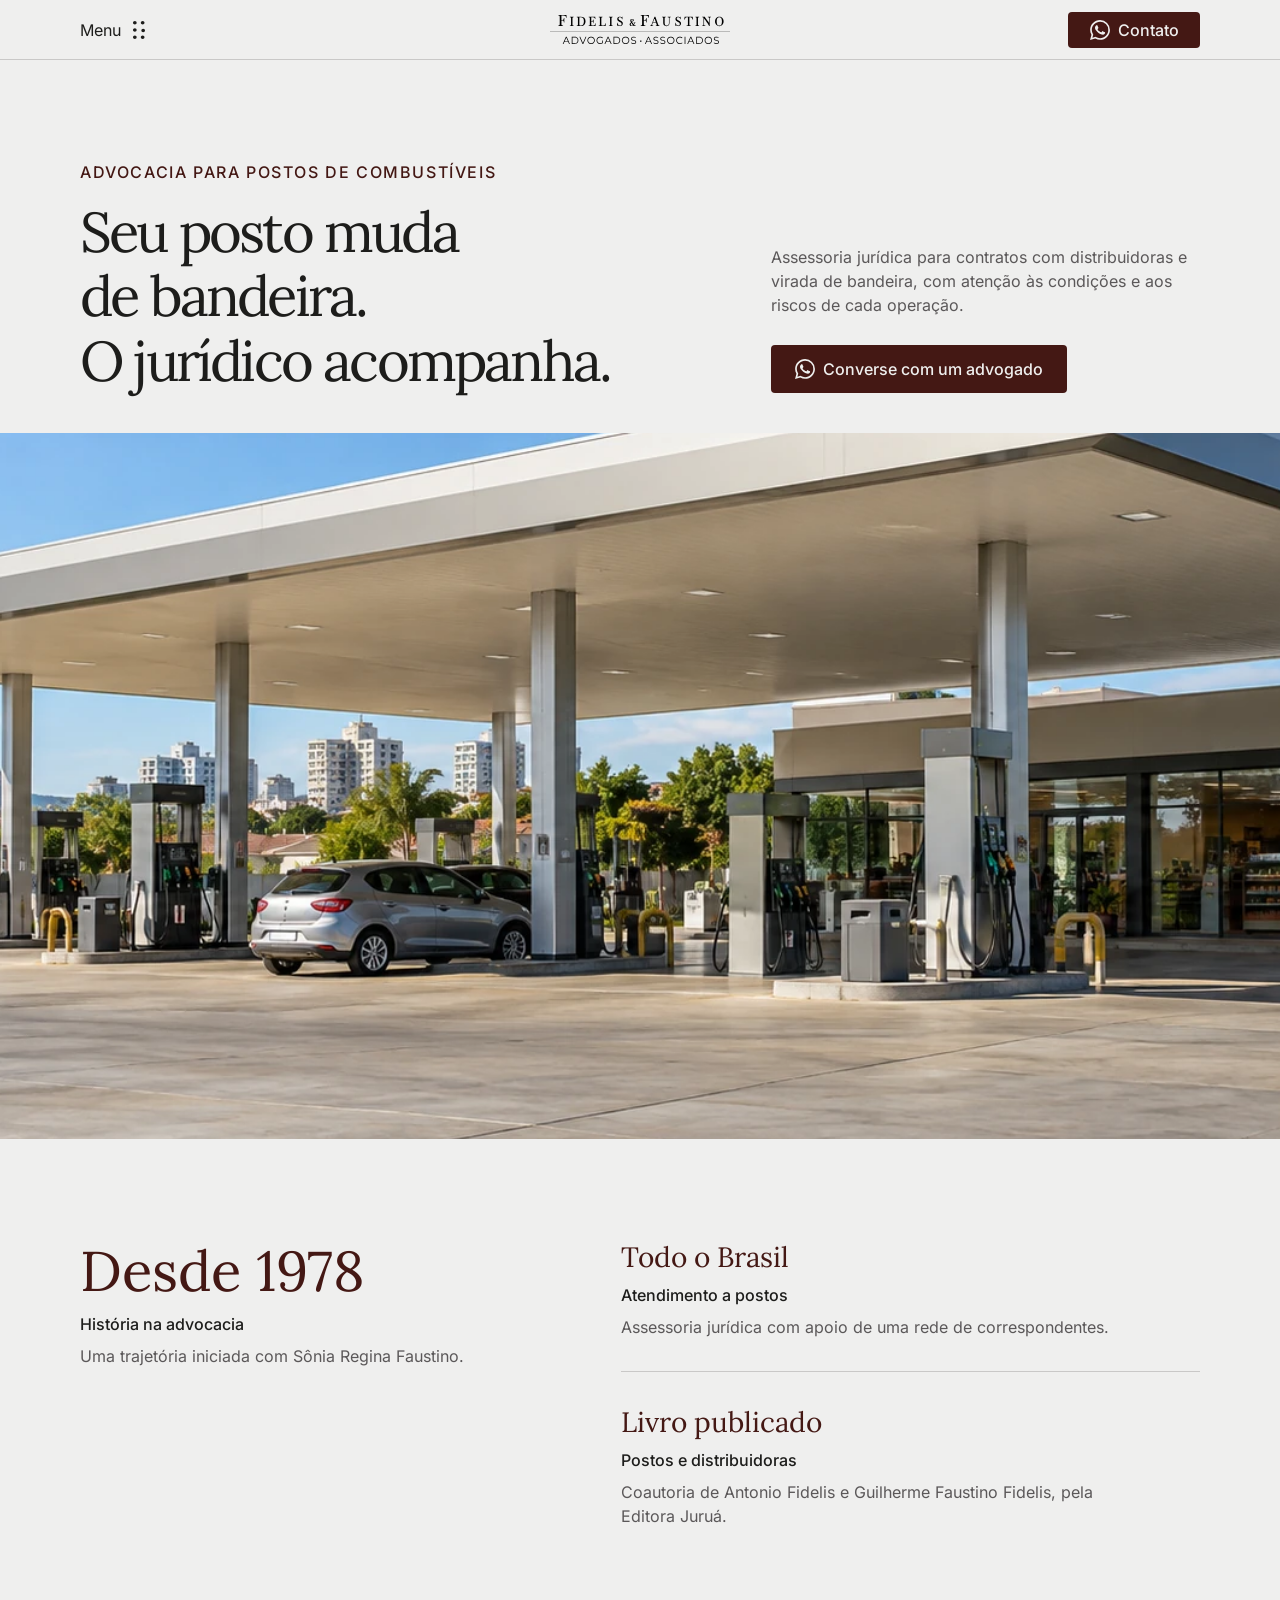
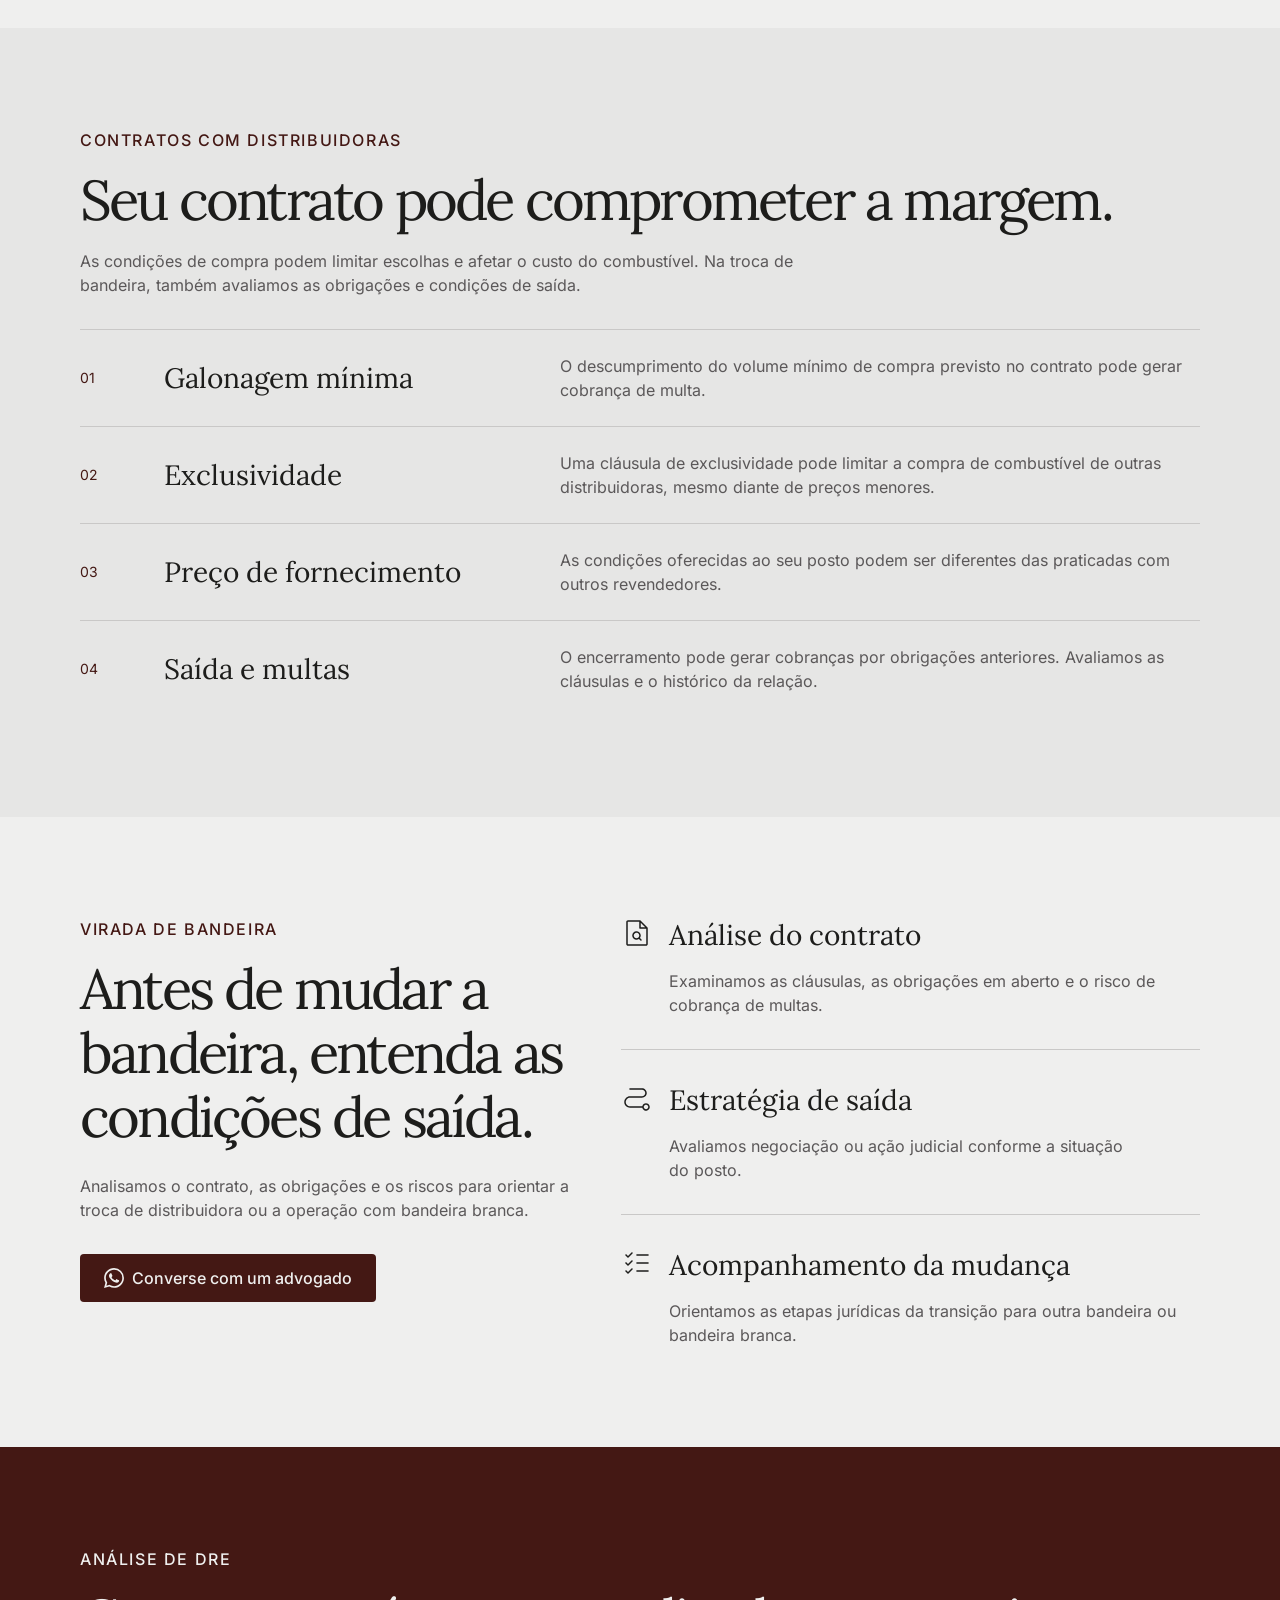
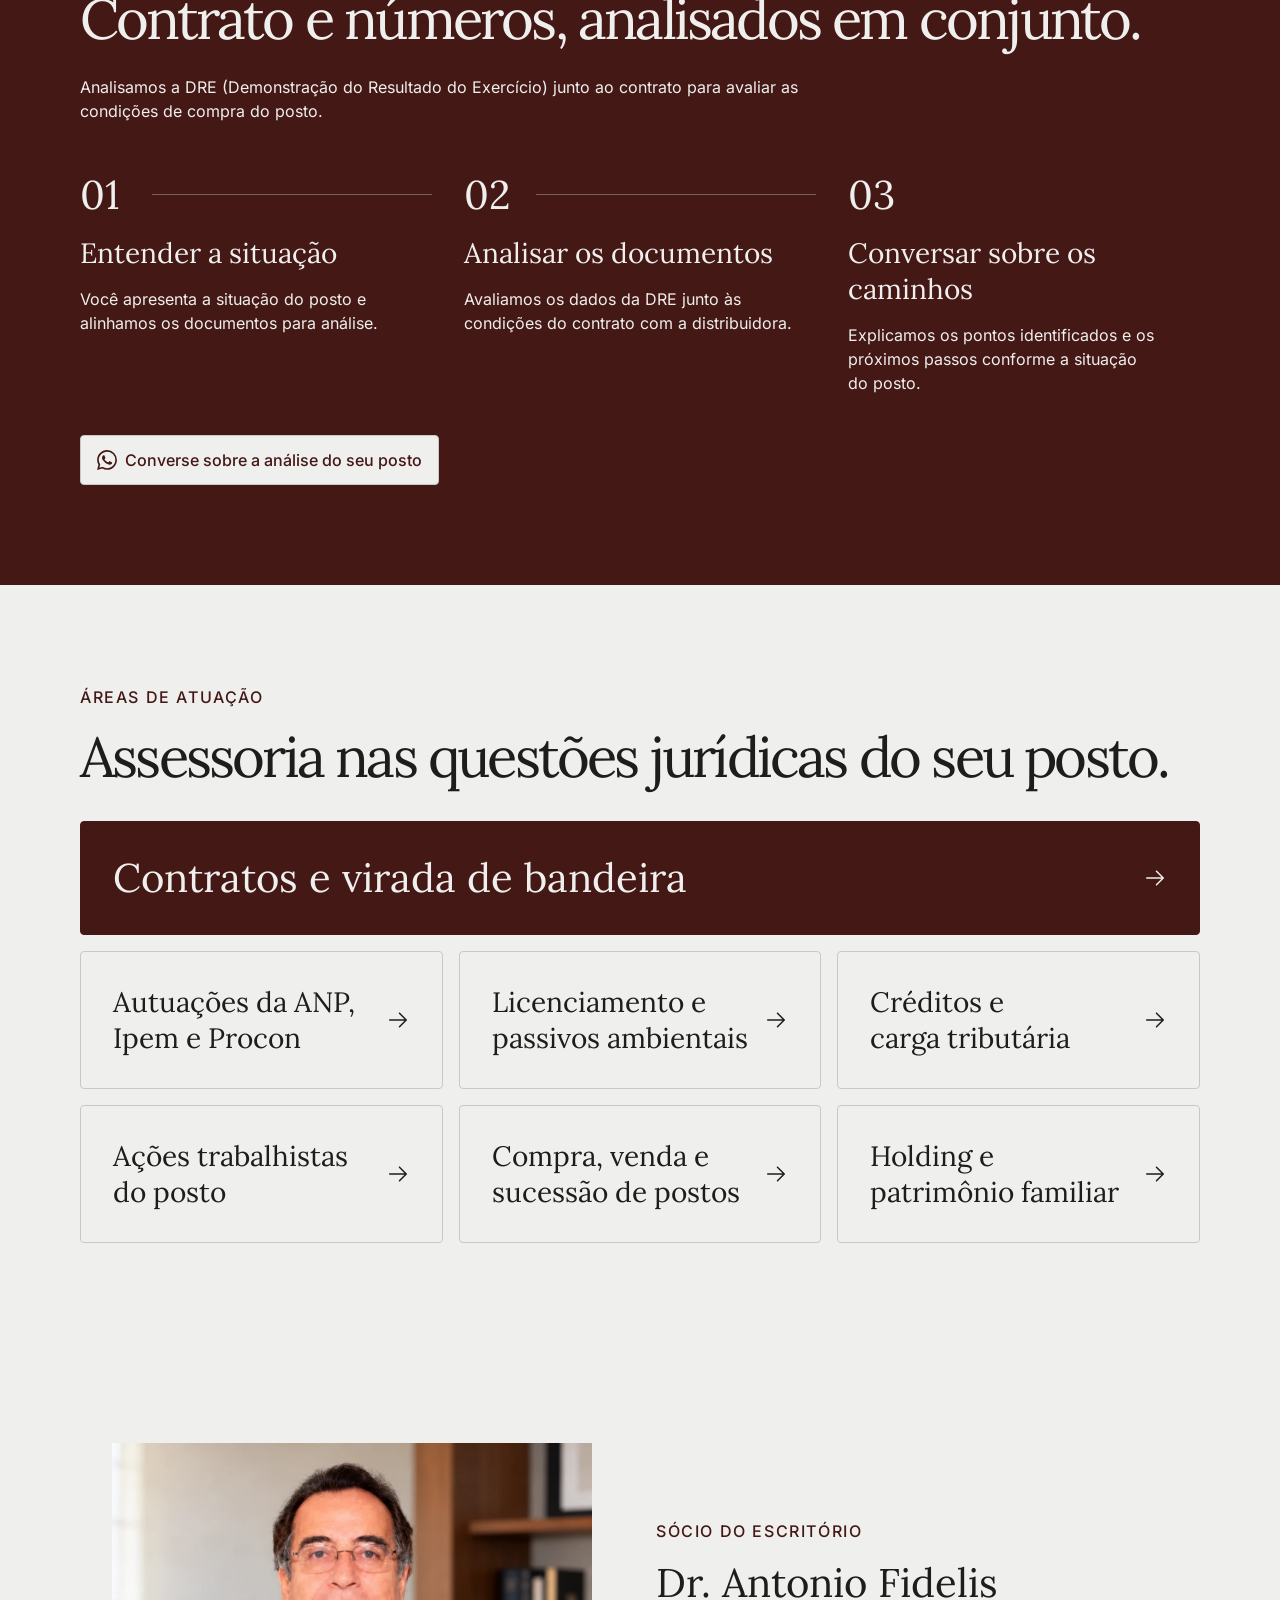
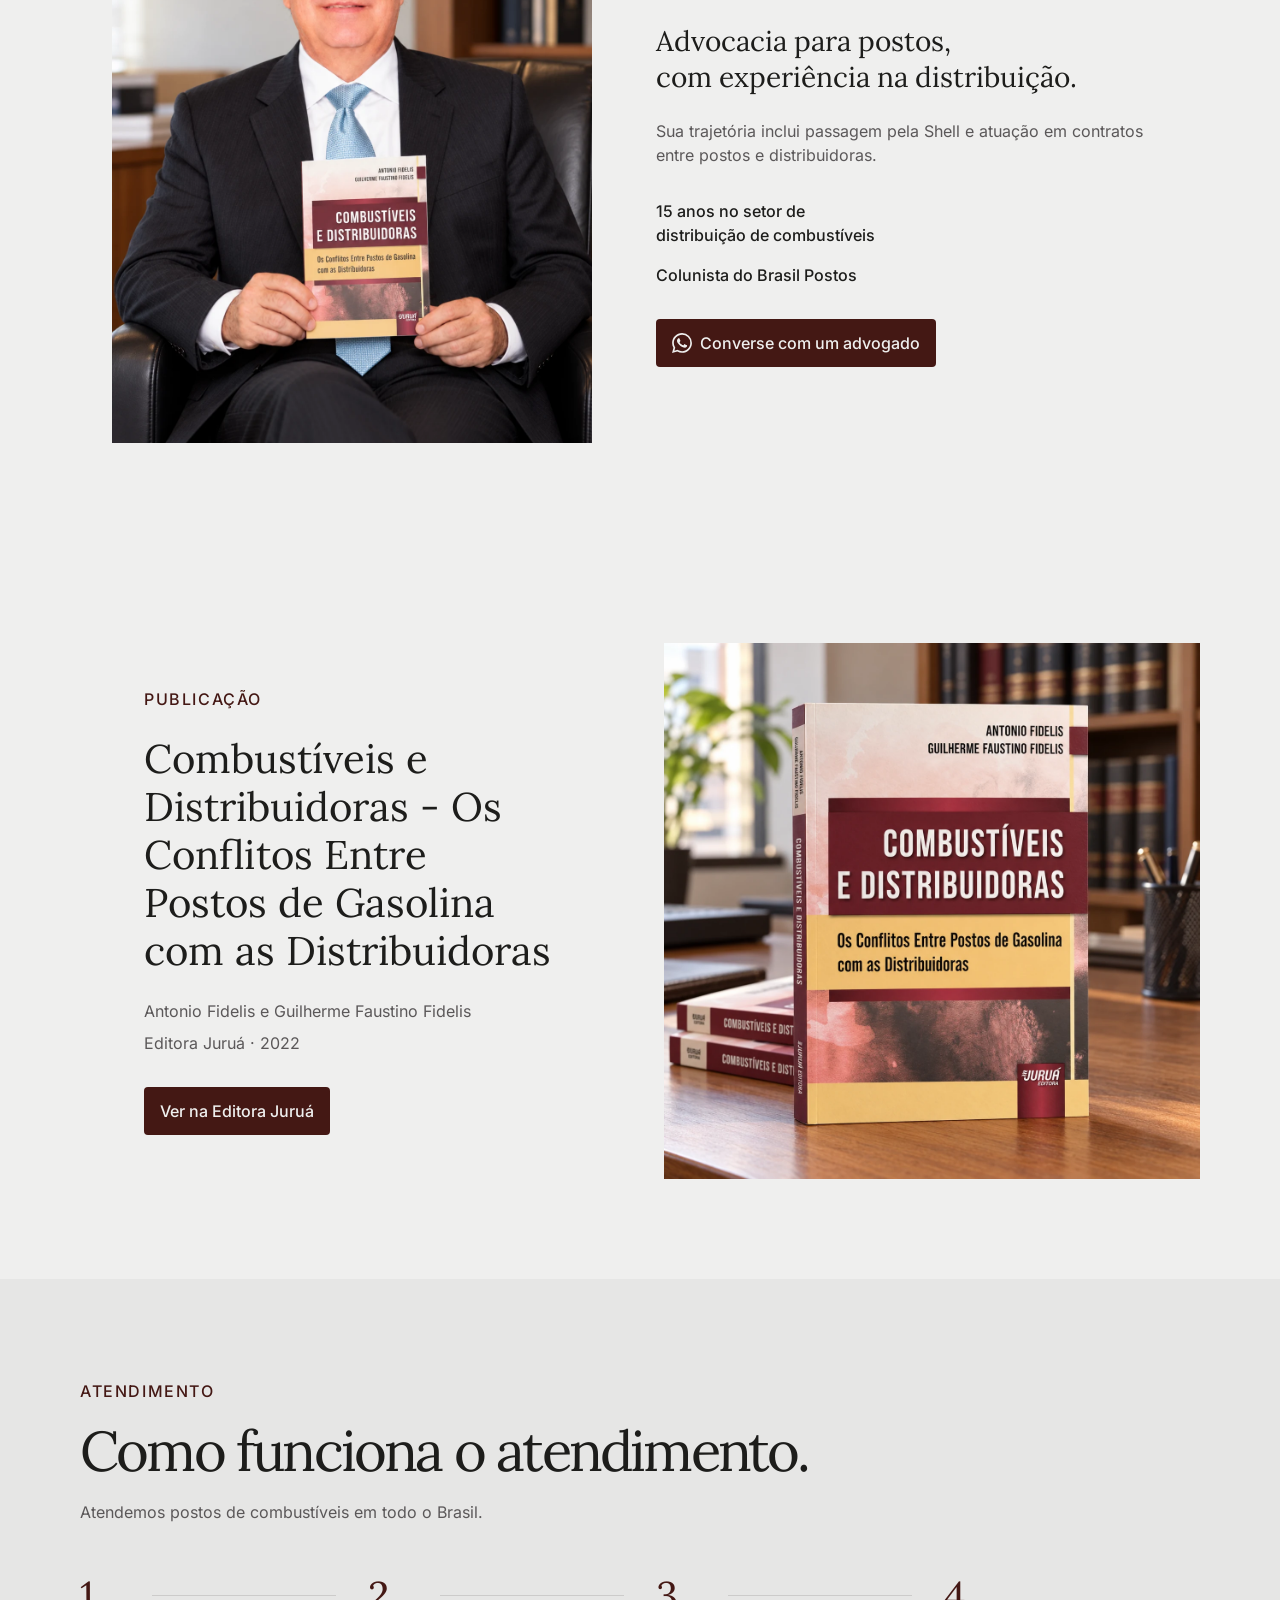
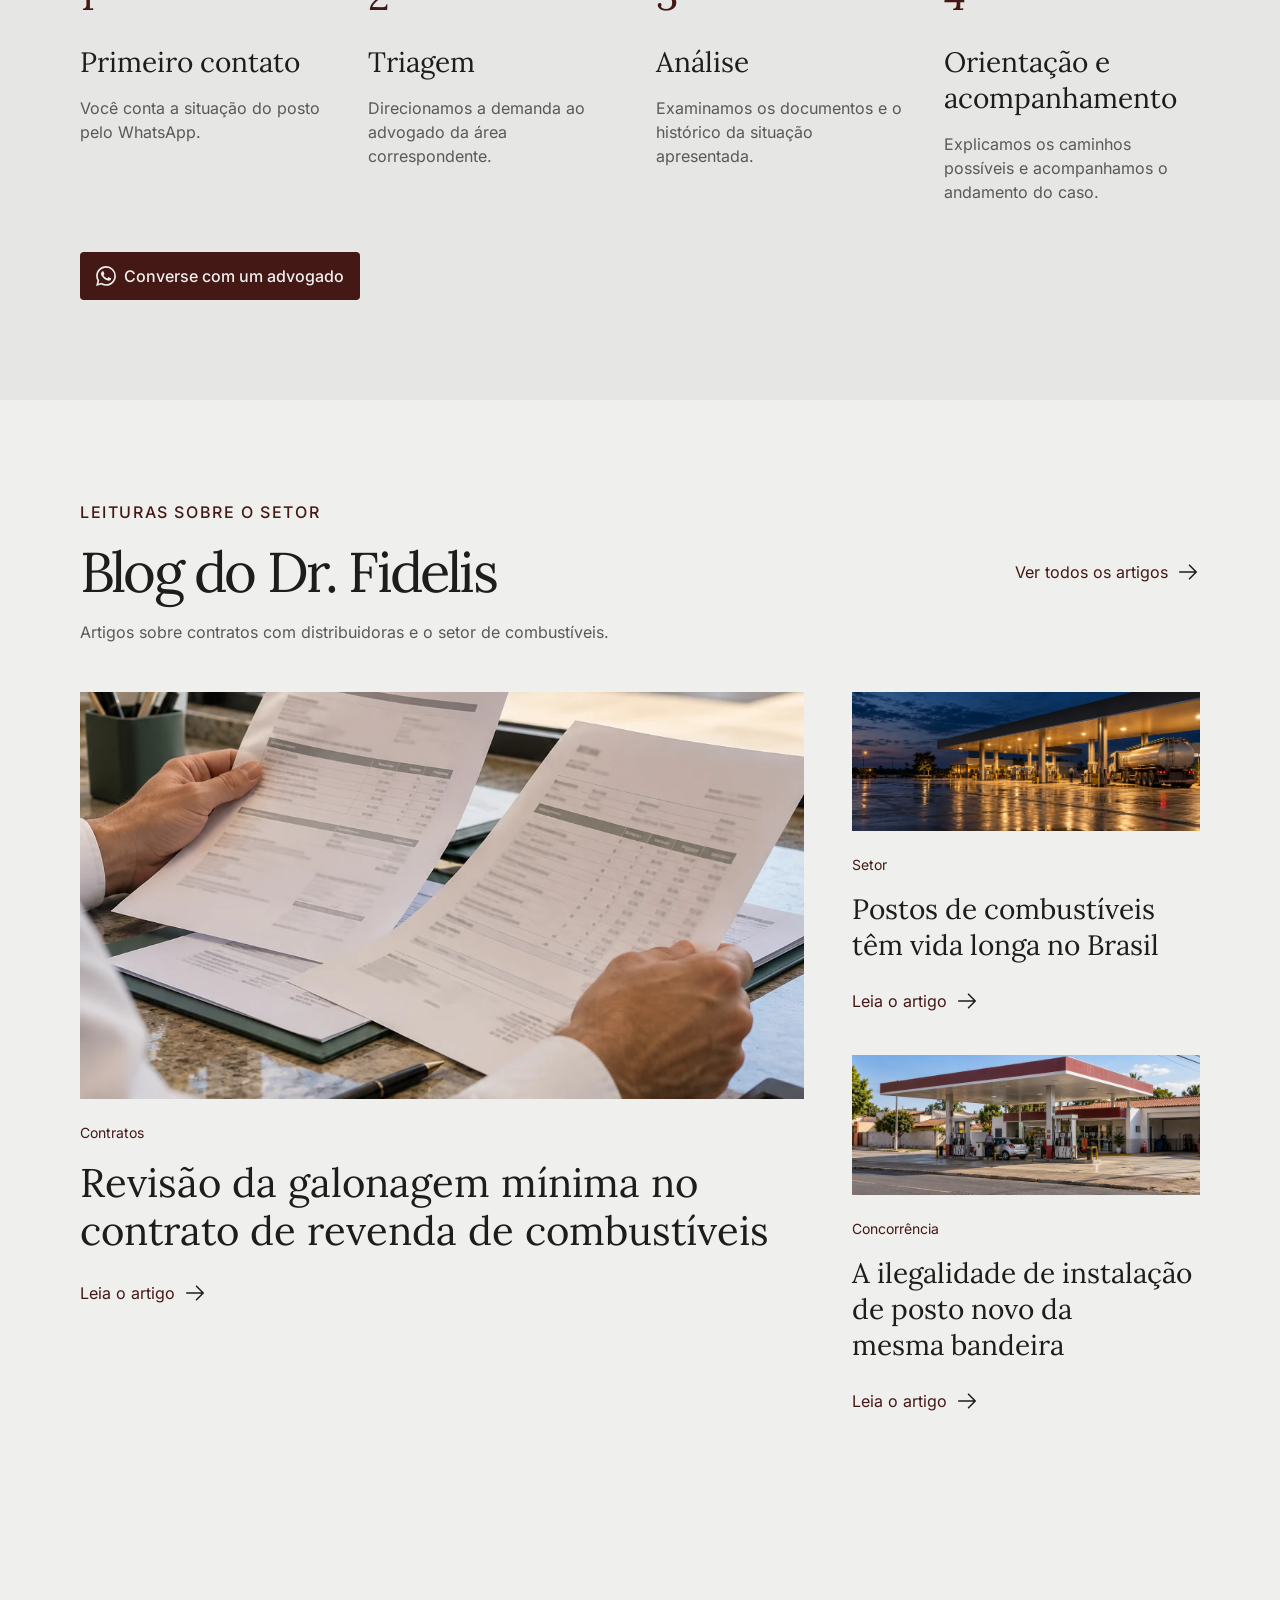
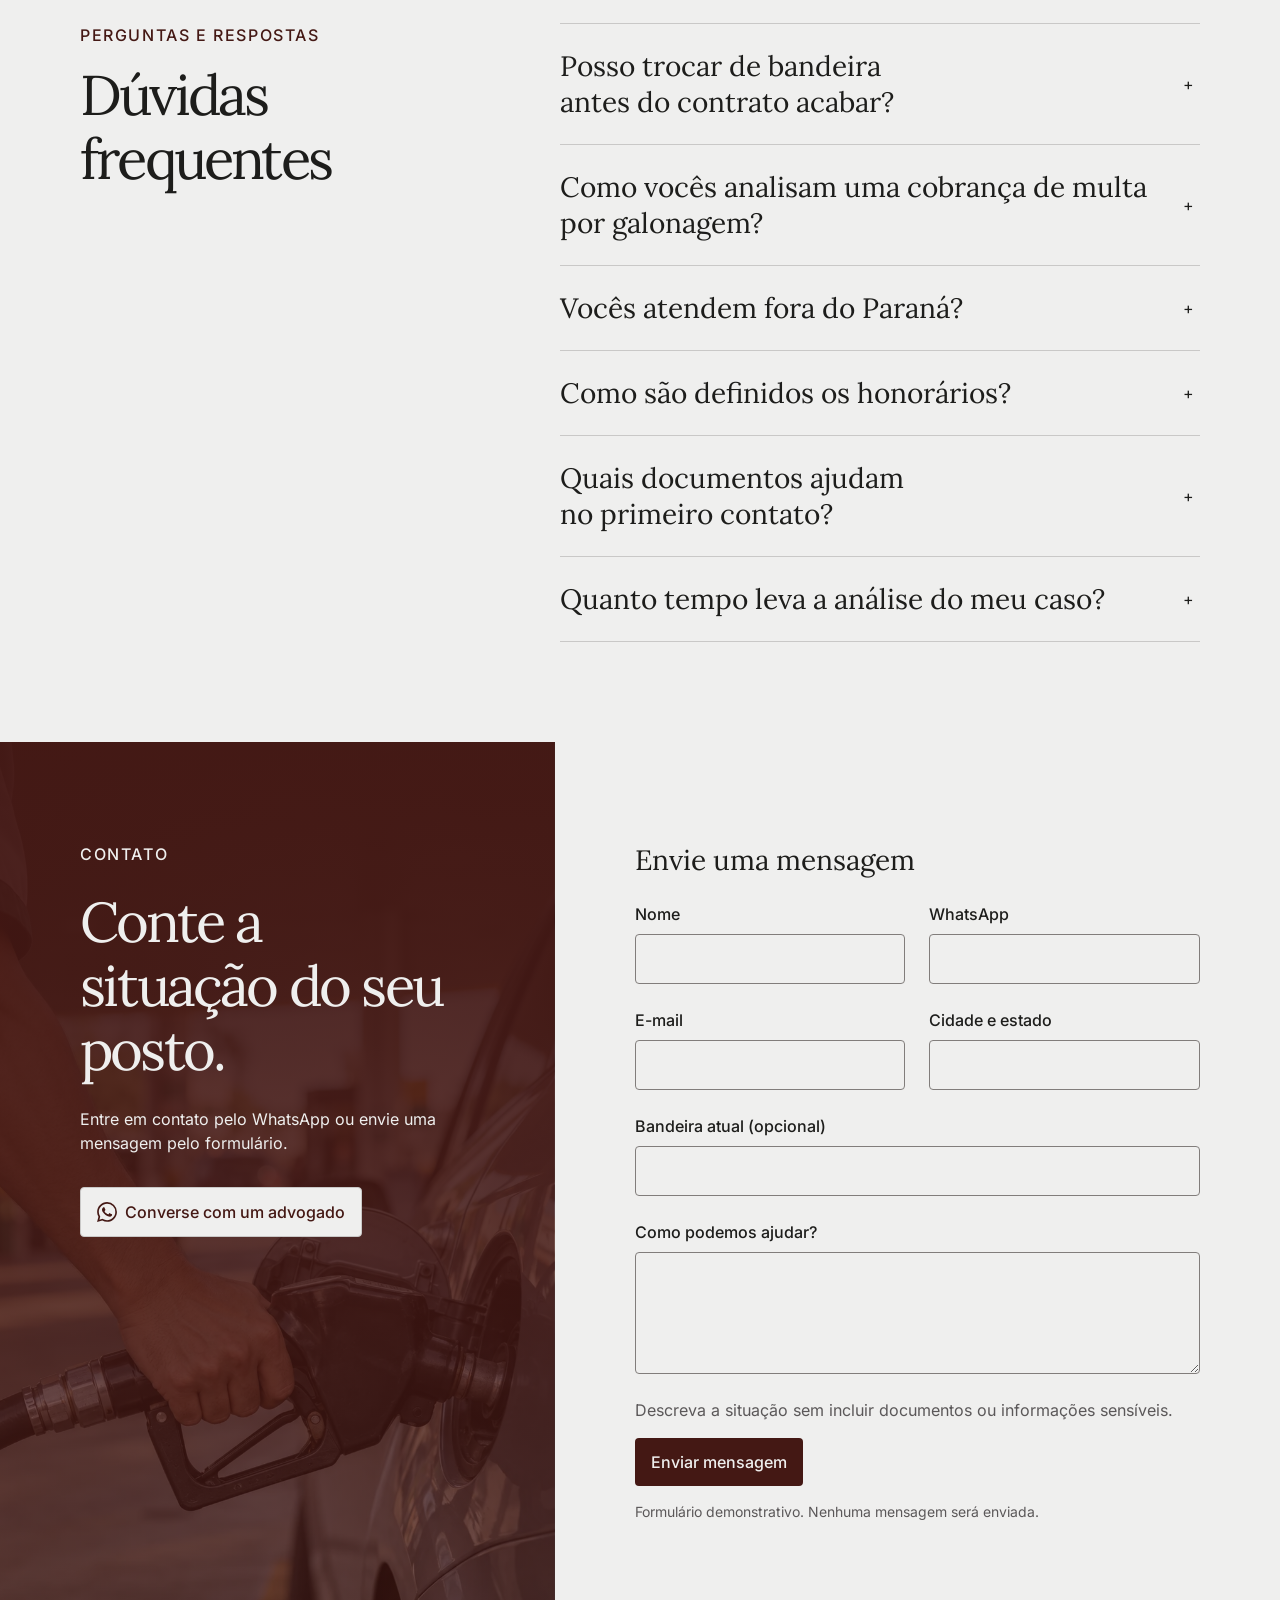
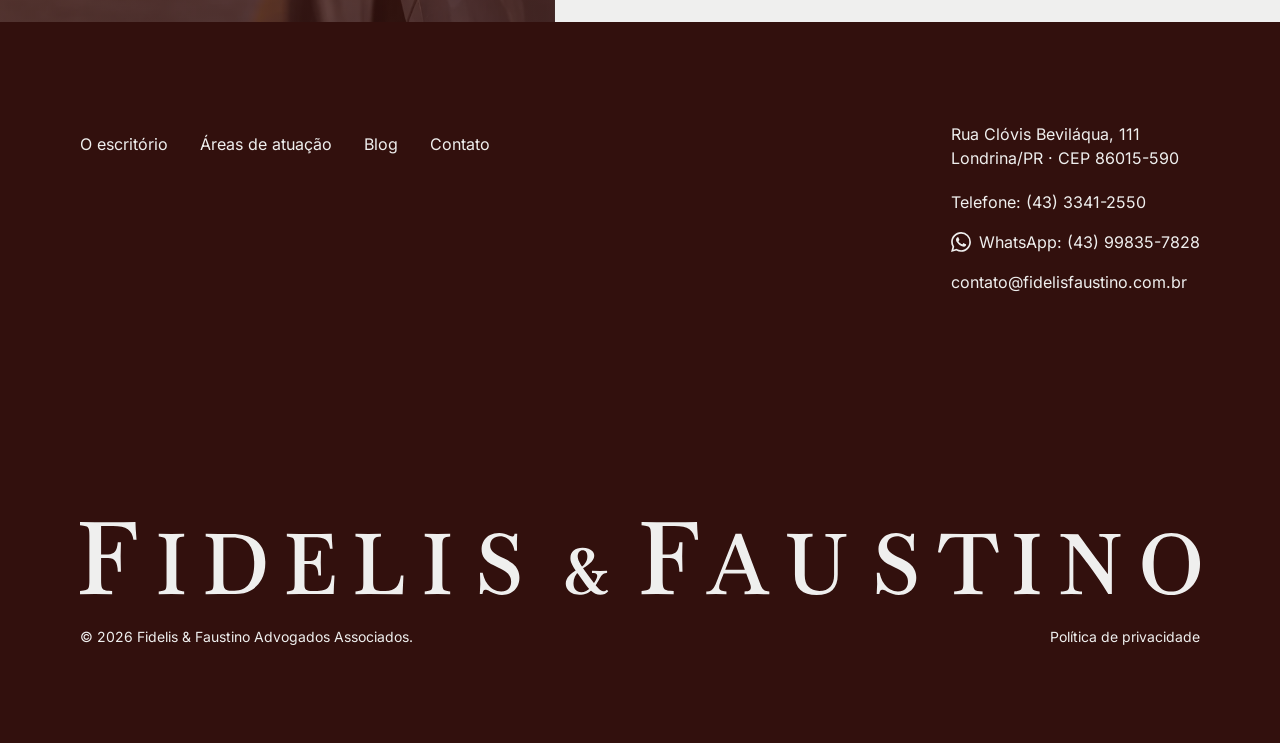
<file: index.html>
<!doctype html>
<html lang="pt-BR">
<head>
  <meta charset="utf-8">
  <meta name="viewport" content="width=device-width, initial-scale=1">
  <meta name="description" content="Assessoria jurídica para postos de combustíveis: contratos com distribuidoras, virada de bandeira e questões jurídicas do seu posto. Fidelis & Faustino, Londrina/PR.">
  <meta name="theme-color" content="#EFEFEE">
  <title>Fidelis & Faustino | Advocacia para postos de combustíveis</title>
  <link rel="preload" href="assets/fonts/lora-400.ttf" as="font" type="font/ttf" crossorigin>
  <link rel="preload" href="assets/fonts/inter-400.ttf" as="font" type="font/ttf" crossorigin>
  <link rel="stylesheet" href="css/tailwind.css">
  <link rel="stylesheet" href="design_system/tokens.css">
  <link rel="stylesheet" href="css/frontend-tokens.css?v=a23fc5f1d89c">
  <link rel="stylesheet" href="css/custom.css?v=75cd3256c37d">
  <script src="js/main.js" defer></script>
</head>
<body>
  <a href="#conteudo" class="skip-link">Pular para o conteúdo</a>
  <header class="site-header">
    <div class="container header-inner flex items-center justify-between">
      <button type="button" id="menu-trigger" class="menu-trigger" aria-expanded="false" aria-controls="site-menu" aria-label="Abrir menu de navegação">
        <span class="menu-label">Menu</span>
        <img src="assets/figma/imgGroup.svg" alt="" width="12" height="18">
      </button>
      <a class="header-brand" href="#inicio" aria-label="Fidelis & Faustino, início">
        <img src="assets/figma/imgFidelisFaustinoVetorOriginal.svg" alt="Fidelis & Faustino Advogados Associados" width="180" height="29">
      </a>
      <a href="contato.html" class="header-contact"><span><i class="whatsapp-icon" aria-hidden="true"></i>Contato</span></a>
    </div>
  </header>
  <div id="site-menu" class="menu-backdrop" hidden>
    <nav class="menu-panel" aria-label="Navegação principal">
      <div class="container menu-layout grid">
        <div class="menu-links grid">
          <a href="escritorio.html">O escritório</a>
          <a href="areas.html">Áreas de atuação</a>
          <a href="virada-de-bandeira.html">Virada de bandeira</a>
          <a href="#publicacao">Publicação</a>
          <a href="blog.html">Blog</a>
          <a href="contato.html">Contato</a>
        </div>
        <img class="menu-photo" src="assets/figma/imgPanoramaPostoBrasileiroEstadoFinalDoReveal.webp" width="1440" height="706" alt="" loading="lazy">
      </div>
    </nav>
  </div>
  <main id="conteudo" tabindex="-1">
    <section id="inicio" class="hero" aria-labelledby="hero-title" data-section="01" data-figma-node="32:5">
      <div class="hero-content">
        <div class="container hero-columns flex justify-between">
          <div class="intro hero-title-block">
            <p class="eyebrow" data-hero="eyebrow">ADVOCACIA PARA POSTOS DE COMBUSTÍVEIS</p>
            <h1 id="hero-title" class="display" data-hero="title"><span class="hero-title-line">Seu posto muda</span> <span class="hero-title-line">de bandeira.</span> <span class="hero-title-line">O jurídico acompanha.</span></h1>
          </div>
          <div class="stack hero-support">
            <p class="body-secondary" data-hero="body">Assessoria jurídica para contratos com distribuidoras e virada de bandeira, com atenção às condições e aos riscos de cada operação.</p>
            <a href="#contato" class="button button-primary-width" data-hero="action"><i class="whatsapp-icon" aria-hidden="true"></i>Converse com um advogado</a>
          </div>
        </div>
      </div>
      <figure class="panorama" data-panorama><div class="panorama-parallax">
        <img src="assets/images/hero-v5/posto-moderno.webp" width="1916" height="821" fetchpriority="high" alt="Imagem ilustrativa de um posto de combustíveis moderno, com cobertura clara e loja envidraçada.">
      </div><div class="hero-metrics" aria-label="Indicadores do escritório em validação">
<div class="metric"><strong><span class="sr-only">250</span><span aria-hidden="true" data-count="250" data-prefix="" data-suffix="">250</span></strong><span>Postos atendidos</span></div>
<div class="metric"><strong><span class="sr-only">R$ 100 mi+</span><span aria-hidden="true" data-count="100" data-prefix="R$ " data-suffix=" mi+">R$ 100 mi+</span></strong><span>Reduzidos em multas</span></div>
<div class="metric"><strong><span class="sr-only">700</span><span aria-hidden="true" data-count="700" data-prefix="" data-suffix="">700</span></strong><span>Ações em andamento</span></div>
</div></figure>
    </section>

    <section class="section trust" aria-labelledby="trust-title" data-section="02" data-figma-node="56:23">
      <div class="container trust-grid grid" data-reveal>
        <div class="credential">
          <h2 id="trust-title" class="display">Desde 1978</h2>
          <p class="medium">História na advocacia</p>
          <p class="body-secondary">Uma trajetória iniciada com Sônia Regina Faustino.</p>
        </div>
        <div class="trust-secondary">
          <div class="credential">
            <h3 class="subheading">Todo o Brasil</h3>
            <p class="medium">Atendimento a postos</p>
            <p class="body-secondary">Assessoria jurídica com apoio de uma rede de correspondentes.</p>
          </div>
          <div class="credential">
            <h3 class="subheading">Livro publicado</h3>
            <p class="medium">Postos e distribuidoras</p>
            <p class="body-secondary">Coautoria de Antonio Fidelis e Guilherme Faustino Fidelis, pela Editora Juruá.</p>
          </div>
        </div>
      </div>
    </section>

    <section id="contratos" class="section subtle" aria-labelledby="contract-title" data-section="03" data-figma-node="62:56">
      <div class="container stack">
        <div class="intro" data-reveal>
          <p class="eyebrow">CONTRATOS COM DISTRIBUIDORAS</p>
          <h2 id="contract-title" class="display">Seu contrato pode comprometer a margem.</h2>
          <p class="body-secondary">As condições de compra podem limitar escolhas e afetar o custo do combustível. Na troca de bandeira, também avaliamos as obrigações e condições de saída.</p>
        </div>
        <ol class="contract-list" data-reveal>
          <li class="contract-row"><span class="contract-number" aria-hidden="true">01</span><h3 class="subheading">Galonagem mínima</h3><p class="body-secondary">O descumprimento do volume mínimo de compra previsto no contrato pode gerar cobrança de multa.</p></li>
          <li class="contract-row"><span class="contract-number" aria-hidden="true">02</span><h3 class="subheading">Exclusividade</h3><p class="body-secondary">Uma cláusula de exclusividade pode limitar a compra de combustível de outras distribuidoras, mesmo diante de preços menores.</p></li>
          <li class="contract-row"><span class="contract-number" aria-hidden="true">03</span><h3 class="subheading">Preço de fornecimento</h3><p class="body-secondary">As condições oferecidas ao seu posto podem ser diferentes das praticadas com outros revendedores.</p></li>
          <li class="contract-row"><span class="contract-number" aria-hidden="true">04</span><h3 class="subheading">Saída e multas</h3><p class="body-secondary">O encerramento pode gerar cobranças por obrigações anteriores. Avaliamos as cláusulas e o histórico da relação.</p></li>
        </ol>
      </div>
    </section>

    <section id="virada-de-bandeira" class="section" aria-labelledby="service-title" data-section="04" data-figma-node="66:52">
      <div class="container service-grid grid">
        <div class="stack service-copy" data-reveal>
          <div class="intro">
            <div class="intro intro-title"><p class="eyebrow">VIRADA DE BANDEIRA</p><h2 id="service-title" class="display">Antes de mudar a bandeira, entenda as condições de saída.</h2></div>
            <p class="body-secondary">Analisamos o contrato, as obrigações e os riscos para orientar a troca de distribuidora ou a operação com bandeira branca.</p>
          </div>
          <a href="#contato" class="button button-primary-width"><i class="whatsapp-icon" aria-hidden="true"></i>Converse com um advogado</a>
        </div>
        <div class="service-list" data-reveal>
          <div class="service-point"><img src="assets/figma/imgFfIconPhosphorLightFileMagnifyingGlass.svg" alt="" width="32" height="32"><div><h3 class="subheading">Análise do contrato</h3><p class="body-secondary">Examinamos as cláusulas, as obrigações em aberto e o risco de cobrança de multas.</p></div></div>
          <div class="service-point"><img src="assets/figma/imgIcon.svg" alt="" width="32" height="32"><div><h3 class="subheading">Estratégia de saída</h3><p class="body-secondary">Avaliamos negociação ou ação judicial conforme a situação do posto.</p></div></div>
          <div class="service-point"><img src="assets/figma/imgIcon1.svg" alt="" width="32" height="32"><div><h3 class="subheading">Acompanhamento da mudança</h3><p class="body-secondary">Orientamos as etapas jurídicas da transição para outra bandeira ou bandeira branca.</p></div></div>
        </div>
      </div>
    </section>

    <section id="analise-dre" class="section inverse dre" aria-labelledby="dre-title" data-section="05" data-figma-node="154:210">
      <div class="container stack">
        <div class="intro" data-reveal>
          <div class="dre-heading"><p class="eyebrow">ANÁLISE DE DRE</p><h2 id="dre-title" class="display">Contrato e números, analisados em conjunto.</h2></div>
          <p>Analisamos a DRE (Demonstração do Resultado do Exercício) junto ao contrato para avaliar as condições de compra do posto.</p>
        </div>
        <ol class="step-grid grid" data-reveal>
          <li class="step"><div class="step-number-row"><span class="step-number" aria-hidden="true">01</span><img class="step-line" src="assets/figma/imgContinuidade.svg" alt="" width="333" height="1"></div><h3 class="subheading">Entender a situação</h3><p>Você apresenta a situação do posto e alinhamos os documentos para análise.</p></li>
          <li class="step"><div class="step-number-row"><span class="step-number" aria-hidden="true">02</span><img class="step-line" src="assets/figma/imgContinuidade.svg" alt="" width="333" height="1"></div><h3 class="subheading">Analisar os documentos</h3><p>Avaliamos os dados da DRE junto às condições do contrato com a distribuidora.</p></li>
          <li class="step"><div class="step-number-row"><span class="step-number" aria-hidden="true">03</span></div><h3 class="subheading">Conversar sobre os caminhos</h3><p>Explicamos os pontos identificados e os próximos passos conforme a situação do posto.</p></li>
        </ol>
        <a href="#contato" class="button button-secondary" data-contact-topic="Análise de DRE" data-reveal><i class="whatsapp-icon" aria-hidden="true"></i>Converse sobre a análise do seu posto</a>
      </div>
    </section>

    <section id="areas" class="section" aria-labelledby="areas-title" data-section="06" data-figma-node="98:155">
      <div class="container stack">
        <div class="intro" data-reveal><p class="eyebrow">ÁREAS DE ATUAÇÃO</p><h2 id="areas-title" class="display">Assessoria nas questões jurídicas do seu posto.</h2></div>
        <div class="area-grid grid" data-reveal>
          <a href="virada-de-bandeira.html" class="area-card area-featured"><h3 class="heading">Contratos e virada de bandeira</h3><img src="assets/figma/imgNavegacaoPaginaInterna.svg" alt="" width="24" height="24"></a>
          <a href="areas.html#autuacoes" class="area-card"><h3 class="subheading">Autuações da ANP, Ipem e Procon</h3><img src="assets/figma/imgFfIconPhosphorRegularArrowRight.svg" alt="" width="24" height="24"></a>
          <a href="areas.html#ambiental" class="area-card"><h3 class="subheading">Licenciamento e passivos ambientais</h3><img src="assets/figma/imgFfIconPhosphorRegularArrowRight.svg" alt="" width="24" height="24"></a>
          <a href="areas.html#tributario" class="area-card"><h3 class="subheading">Créditos e<br>carga tributária</h3><img src="assets/figma/imgFfIconPhosphorRegularArrowRight.svg" alt="" width="24" height="24"></a>
          <a href="areas.html#trabalhista" class="area-card"><h3 class="subheading">Ações trabalhistas<br>do posto</h3><img src="assets/figma/imgFfIconPhosphorRegularArrowRight.svg" alt="" width="24" height="24"></a>
          <a href="areas.html#sucessao" class="area-card"><h3 class="subheading">Compra, venda e sucessão de postos</h3><img src="assets/figma/imgFfIconPhosphorRegularArrowRight.svg" alt="" width="24" height="24"></a>
          <a href="areas.html#patrimonio" class="area-card"><h3 class="subheading">Holding e<br>patrimônio familiar</h3><img src="assets/figma/imgFfIconPhosphorRegularArrowRight.svg" alt="" width="24" height="24"></a>
        </div>
      </div>
    </section>

    <section id="escritorio" class="section" aria-labelledby="profile-title" data-section="07" data-figma-node="161:78">
      <div class="container profile-grid grid">
        <img class="profile-photo" src="assets/figma/imgRetratoDrAntonioSegurandoOLivroGptImageV2.webp" width="480" height="600" loading="lazy" alt="Dr. Antonio Fidelis segurando seu livro, em uma cena de escritório ilustrativa criada com inteligência artificial.">
        <div class="stack profile-copy" data-reveal>
          <div class="intro">
            <div class="profile-name"><p class="eyebrow">SÓCIO DO ESCRITÓRIO</p><h2 id="profile-title" class="heading">Dr. Antonio Fidelis</h2><p class="subheading">Advocacia para postos,<br>com experiência na distribuição.</p></div>
            <p class="body-secondary">Sua trajetória inclui passagem pela Shell e atuação em contratos entre postos e distribuidoras.</p>
          </div>
          <div class="profile-credentials">
            <div class="credentials-copy medium"><p>15 anos no setor de<br>distribuição de combustíveis</p><p>Colunista do Brasil Postos</p></div>
            <a href="#contato" class="button"><i class="whatsapp-icon" aria-hidden="true"></i>Converse com um advogado</a>
          </div>
        </div>
      </div>
    </section>

    <section id="publicacao" class="section" aria-labelledby="book-title" data-section="08" data-figma-node="161:93">
      <div class="container book-grid grid">
        <div class="stack book-copy" data-reveal>
          <div class="intro">
            <div class="intro"><p class="eyebrow">PUBLICAÇÃO</p><h2 id="book-title" class="heading"><span class="book-title-line">Combustíveis e</span> <span class="book-title-line">Distribuidoras - Os Conflitos</span> <span class="book-title-line">Entre Postos de Gasolina</span> <span class="book-title-line">com as Distribuidoras</span></h2></div>
            <div class="bibliography body-secondary"><p>Antonio Fidelis e Guilherme Faustino Fidelis</p><p>Editora Juruá · 2022</p></div>
          </div>
          <a href="https://www.jurua.com.br/shop_item.asp?id=30039" class="button" target="_blank" rel="noopener noreferrer">Ver na Editora Juruá<span class="sr-only"> (abre em nova aba)</span></a>
        </div>
        <img class="book-photo" src="assets/figma/imgMockupLivroNaMesaComCopiasGptImageV2.webp" width="616" height="616" loading="lazy" alt="Livro Combustíveis e Distribuidoras sobre uma mesa com outras cópias, em uma cena ilustrativa criada com inteligência artificial.">
      </div>
    </section>

    <section id="atendimento" class="section attendance subtle" aria-labelledby="attendance-title" data-section="09" data-figma-node="115:85">
      <div class="container stack">
        <div class="intro" data-reveal><p class="eyebrow">ATENDIMENTO</p><h2 id="attendance-title" class="display">Como funciona o atendimento.</h2><p class="body-secondary">Atendemos postos de combustíveis em todo o Brasil.</p></div>
        <ol class="step-grid grid" data-reveal>
          <li class="step"><div class="step-number-row"><span class="step-number" aria-hidden="true">1</span><img class="step-line" src="assets/figma/imgContinuidadeDoPercurso.svg" alt="" width="240" height="1"></div><div class="step-copy"><h3 class="subheading">Primeiro contato</h3><p class="body-secondary">Você conta a situação do posto pelo WhatsApp.</p></div></li>
          <li class="step"><div class="step-number-row"><span class="step-number" aria-hidden="true">2</span><img class="step-line" src="assets/figma/imgContinuidadeDoPercurso.svg" alt="" width="240" height="1"></div><div class="step-copy"><h3 class="subheading">Triagem</h3><p class="body-secondary">Direcionamos a demanda ao advogado da área correspondente.</p></div></li>
          <li class="step"><div class="step-number-row"><span class="step-number" aria-hidden="true">3</span><img class="step-line" src="assets/figma/imgContinuidadeDoPercurso.svg" alt="" width="240" height="1"></div><div class="step-copy"><h3 class="subheading">Análise</h3><p class="body-secondary">Examinamos os documentos e o histórico da situação apresentada.</p></div></li>
          <li class="step"><div class="step-number-row"><span class="step-number" aria-hidden="true">4</span></div><div class="step-copy"><h3 class="subheading">Orientação e acompanhamento</h3><p class="body-secondary">Explicamos os caminhos possíveis e acompanhamos o andamento do caso.</p></div></li>
        </ol>
        <a href="#contato" class="button" data-reveal><i class="whatsapp-icon" aria-hidden="true"></i>Converse com um advogado</a>
      </div>
    </section>

    <section id="blog" class="section blog" aria-labelledby="blog-title" data-section="10" data-figma-node="121:198">
      <div class="container stack">
        <div class="blog-header" data-reveal>
          <div class="intro"><p class="eyebrow">LEITURAS SOBRE O SETOR</p><h2 id="blog-title" class="display">Blog do Dr. Fidelis</h2><p class="body-secondary">Artigos sobre contratos com distribuidoras e o setor de combustíveis.</p></div>
          <a class="text-link" href="blog.html">Ver todos os artigos<img src="assets/figma/imgFfIconPhosphorRegularArrowRight.svg" alt="" width="24" height="24"></a>
        </div>
        <div class="blog-grid grid">
          <article class="article-card article-featured" data-reveal>
            <a class="article-image" href="artigo-galonagem.html" aria-label="Ler Revisão da galonagem mínima no contrato de revenda de combustíveis"><img src="assets/figma/imgImagemIlustrativaContratos.webp" width="832" height="468" loading="lazy" alt="Imagem ilustrativa de análise de documentos e cálculos."></a>
            <div class="article-text"><p class="article-category">Contratos</p><h3 class="heading"><a href="artigo-galonagem.html">Revisão da galonagem mínima no contrato de revenda de combustíveis</a></h3><a class="text-link" href="artigo-galonagem.html" aria-label="Leia o artigo sobre revisão da galonagem mínima">Leia o artigo<img src="assets/figma/imgFfIconPhosphorRegularArrowRight.svg" alt="" width="24" height="24"></a></div>
          </article>
          <div class="blog-side">
            <article class="article-card" data-reveal>
              <a class="article-image" href="https://fidelisfaustino.com.br/postos-de-combustiveis-tem-vida-longa-no-brasil/" aria-label="Ler Postos de combustíveis têm vida longa no Brasil"><img src="assets/figma/imgImagemIlustrativaSetor.webp" width="400" height="160" loading="lazy" alt="Imagem ilustrativa de um posto de combustíveis iluminado ao anoitecer."></a>
              <div class="article-text"><p class="article-category">Setor</p><h3 class="subheading"><a href="https://fidelisfaustino.com.br/postos-de-combustiveis-tem-vida-longa-no-brasil/">Postos de combustíveis têm vida longa no Brasil</a></h3><a class="text-link" href="https://fidelisfaustino.com.br/postos-de-combustiveis-tem-vida-longa-no-brasil/" aria-label="Leia o artigo sobre a vida longa dos postos no Brasil">Leia o artigo<img src="assets/figma/imgFfIconPhosphorRegularArrowRight.svg" alt="" width="24" height="24"></a></div>
            </article>
            <article class="article-card" data-reveal>
              <a class="article-image" href="https://fidelisfaustino.com.br/a-ilegalidade-de-instalacao-de-posto-novo-da-mesma-bandeira/" aria-label="Ler A ilegalidade de instalação de posto novo da mesma bandeira"><img src="assets/figma/imgPanoramaPostoBrasileiroEstadoFinalDoReveal.webp" width="400" height="160" loading="lazy" alt="Imagem ilustrativa de um posto de combustíveis brasileiro."></a>
              <div class="article-text"><p class="article-category">Concorrência</p><h3 class="subheading"><a href="https://fidelisfaustino.com.br/a-ilegalidade-de-instalacao-de-posto-novo-da-mesma-bandeira/">A ilegalidade de instalação de posto novo da mesma bandeira</a></h3><a class="text-link" href="https://fidelisfaustino.com.br/a-ilegalidade-de-instalacao-de-posto-novo-da-mesma-bandeira/" aria-label="Leia o artigo sobre instalação de posto da mesma bandeira">Leia o artigo<img src="assets/figma/imgFfIconPhosphorRegularArrowRight.svg" alt="" width="24" height="24"></a></div>
            </article>
          </div>
        </div>
      </div>
    </section>

    <section id="duvidas" class="section faq" aria-labelledby="faq-title" data-section="11" data-figma-node="128:225">
      <div class="container faq-layout">
        <div class="intro" data-reveal><p class="eyebrow">PERGUNTAS E RESPOSTAS</p><h2 id="faq-title" class="display">Dúvidas frequentes</h2></div>
        <div class="faq-grid grid" data-reveal>
          <details class="faq-item" name="faq"><summary>Posso trocar de bandeira<br>antes do contrato acabar?</summary><p>As condições de saída e os riscos precisam ser avaliados individualmente, considerando o contrato, os aditivos e o histórico da relação com a distribuidora.</p></details>
          <details class="faq-item" name="faq"><summary>Como vocês analisam uma cobrança de multa por galonagem?</summary><p>Examinamos o contrato, eventuais aditivos, a cobrança e o histórico de compras do posto.</p></details>
          <details class="faq-item" name="faq"><summary>Vocês atendem fora do Paraná?</summary><p>Sim. Atendemos postos de combustíveis em todo o Brasil.</p></details>
          <details class="faq-item" name="faq"><summary>Como são definidos os honorários?</summary><p>Os honorários variam conforme o escopo e são apresentados antes da contratação.</p></details>
          <details class="faq-item" name="faq"><summary>Quais documentos ajudam<br>no primeiro contato?</summary><p>Contrato com a distribuidora, aditivos e eventuais cobranças ajudam na conversa inicial. Documentos financeiros podem ser necessários conforme o caso.</p></details>
          <details class="faq-item" name="faq"><summary>Quanto tempo leva a análise do meu caso?</summary><p>O prazo varia conforme o trabalho, os documentos disponíveis e as etapas envolvidas.</p></details>
        </div>
      </div>
    </section>

    <section id="contato" class="contact" aria-labelledby="contact-title" data-section="12" data-figma-node="140:107">
      <div class="contact-grid grid">
        <div class="stack contact-invite inverse">
          <div class="intro" data-reveal><p class="eyebrow">CONTATO</p><h2 id="contact-title" class="display">Conte a situação do seu posto.</h2><p>Entre em contato pelo WhatsApp ou envie uma mensagem pelo formulário.</p></div>
          <div class="contact-channel" data-reveal><button type="button" class="button button-secondary" data-open-dialog="channel-dialog"><i class="whatsapp-icon" aria-hidden="true"></i>Converse com um advogado</button></div>
        </div>
        <div class="contact-form-panel">
          <form class="contact-form" id="contact-form" aria-describedby="form-demo-note">
            <h3 class="subheading">Envie uma mensagem</h3>
            <div class="form-fields grid">
              <div class="field"><label for="contact-name">Nome</label><input id="contact-name" name="nome" type="text" autocomplete="name" required minlength="2"></div>
              <div class="field"><label for="contact-phone">WhatsApp</label><input id="contact-phone" name="whatsapp" type="tel" autocomplete="tel" inputmode="tel" required pattern="[+0-9\(\) .\-]{8,20}" title="Informe um telefone com DDD."></div>
              <div class="field"><label for="contact-email">E-mail</label><input id="contact-email" name="email" type="email" autocomplete="email" required></div>
              <div class="field"><label for="contact-city">Cidade e estado</label><input id="contact-city" name="cidade" type="text" autocomplete="address-level2" required minlength="2"></div>
              <div class="field field-wide"><label for="contact-brand">Bandeira atual (opcional)</label><input id="contact-brand" name="bandeira" type="text" autocomplete="off"></div>
              <div class="field field-wide"><label for="contact-message">Como podemos ajudar?</label><textarea id="contact-message" name="mensagem" rows="4" required minlength="10" aria-describedby="message-guidance"></textarea></div>
            </div>
            <div class="form-actions"><p id="message-guidance" class="body-secondary">Descreva a situação sem incluir documentos ou informações sensíveis.</p><button class="button" type="submit" disabled>Enviar mensagem</button><p class="form-note" id="form-demo-note">Formulário demonstrativo. Nenhuma mensagem será enviada.</p><p class="form-status" id="form-status" role="status" aria-live="polite" hidden></p><noscript><p class="form-note">Ative o JavaScript para testar o formulário demonstrativo.</p></noscript></div>
          </form>
        </div>
      </div>
    </section>
  </main>
  <footer class="section site-footer" data-section="13" data-figma-node="145:124">
    <div class="container footer-inner">
      <div class="footer-top flex justify-between">
        <nav class="footer-nav flex" aria-label="Navegação do rodapé"><a href="escritorio.html">O escritório</a><a href="areas.html">Áreas de atuação</a><a href="blog.html">Blog</a><a href="contato.html">Contato</a></nav>
        <div class="footer-contact-info">
          <address>Rua Clóvis Beviláqua, 111<br>Londrina/PR · CEP 86015-590</address>
          <div class="footer-contact-links">
            <a href="tel:+554333412550">Telefone: (43) 3341-2550</a>
            <a href="https://wa.me/5543998357828" target="_blank" rel="noopener noreferrer"><i class="whatsapp-icon" aria-hidden="true"></i>WhatsApp: (43) 99835-7828<span class="sr-only"> (abre em nova aba)</span></a>
            <a href="mailto:contato@fidelisfaustino.com.br">contato@fidelisfaustino.com.br</a>
          </div>
        </div>
      </div>
      <div class="footer-brand-block">
        <a href="#inicio" aria-label="Fidelis & Faustino, voltar ao início"><img class="footer-wordmark" src="assets/figma/imgFidelisFaustinoAssinaturaVetorialOriginal1280Px.svg" width="1280" height="84" alt="Fidelis & Faustino" loading="lazy"></a>
        <div class="footer-bottom flex justify-between"><p>© 2026 Fidelis & Faustino Advogados Associados.</p><button class="privacy-trigger" type="button" data-open-dialog="privacy-dialog">Política de privacidade</button></div>
      </div>
    </div>
  </footer>
  <div class="back-top-slot"><a class="back-to-top" href="#inicio" hidden aria-label="Voltar ao topo"><span aria-hidden="true">↑</span></a></div>
  <dialog id="channel-dialog" class="notice-dialog" aria-labelledby="channel-title">
    <div class="stack"><h2 id="channel-title">Canal de atendimento</h2><p>Canal de atendimento em configuração nesta prévia. Você pode enviar um e-mail para <a class="text-link" href="mailto:contato@fidelisfaustino.com.br">contato@fidelisfaustino.com.br</a>.</p><button type="button" class="button notice-close" data-close-dialog>Fechar</button></div>
  </dialog>
  <dialog id="privacy-dialog" class="notice-dialog" aria-labelledby="privacy-title">
    <div class="stack"><h2 id="privacy-title">Privacidade nesta prévia</h2><p>O formulário é demonstrativo. Os dados digitados permanecem nesta página e não são enviados nem armazenados.</p><p>A política de privacidade será disponibilizada antes da ativação do formulário.</p><button type="button" class="button notice-close" data-close-dialog>Fechar</button></div>
  </dialog>
</body>
</html>
</file>
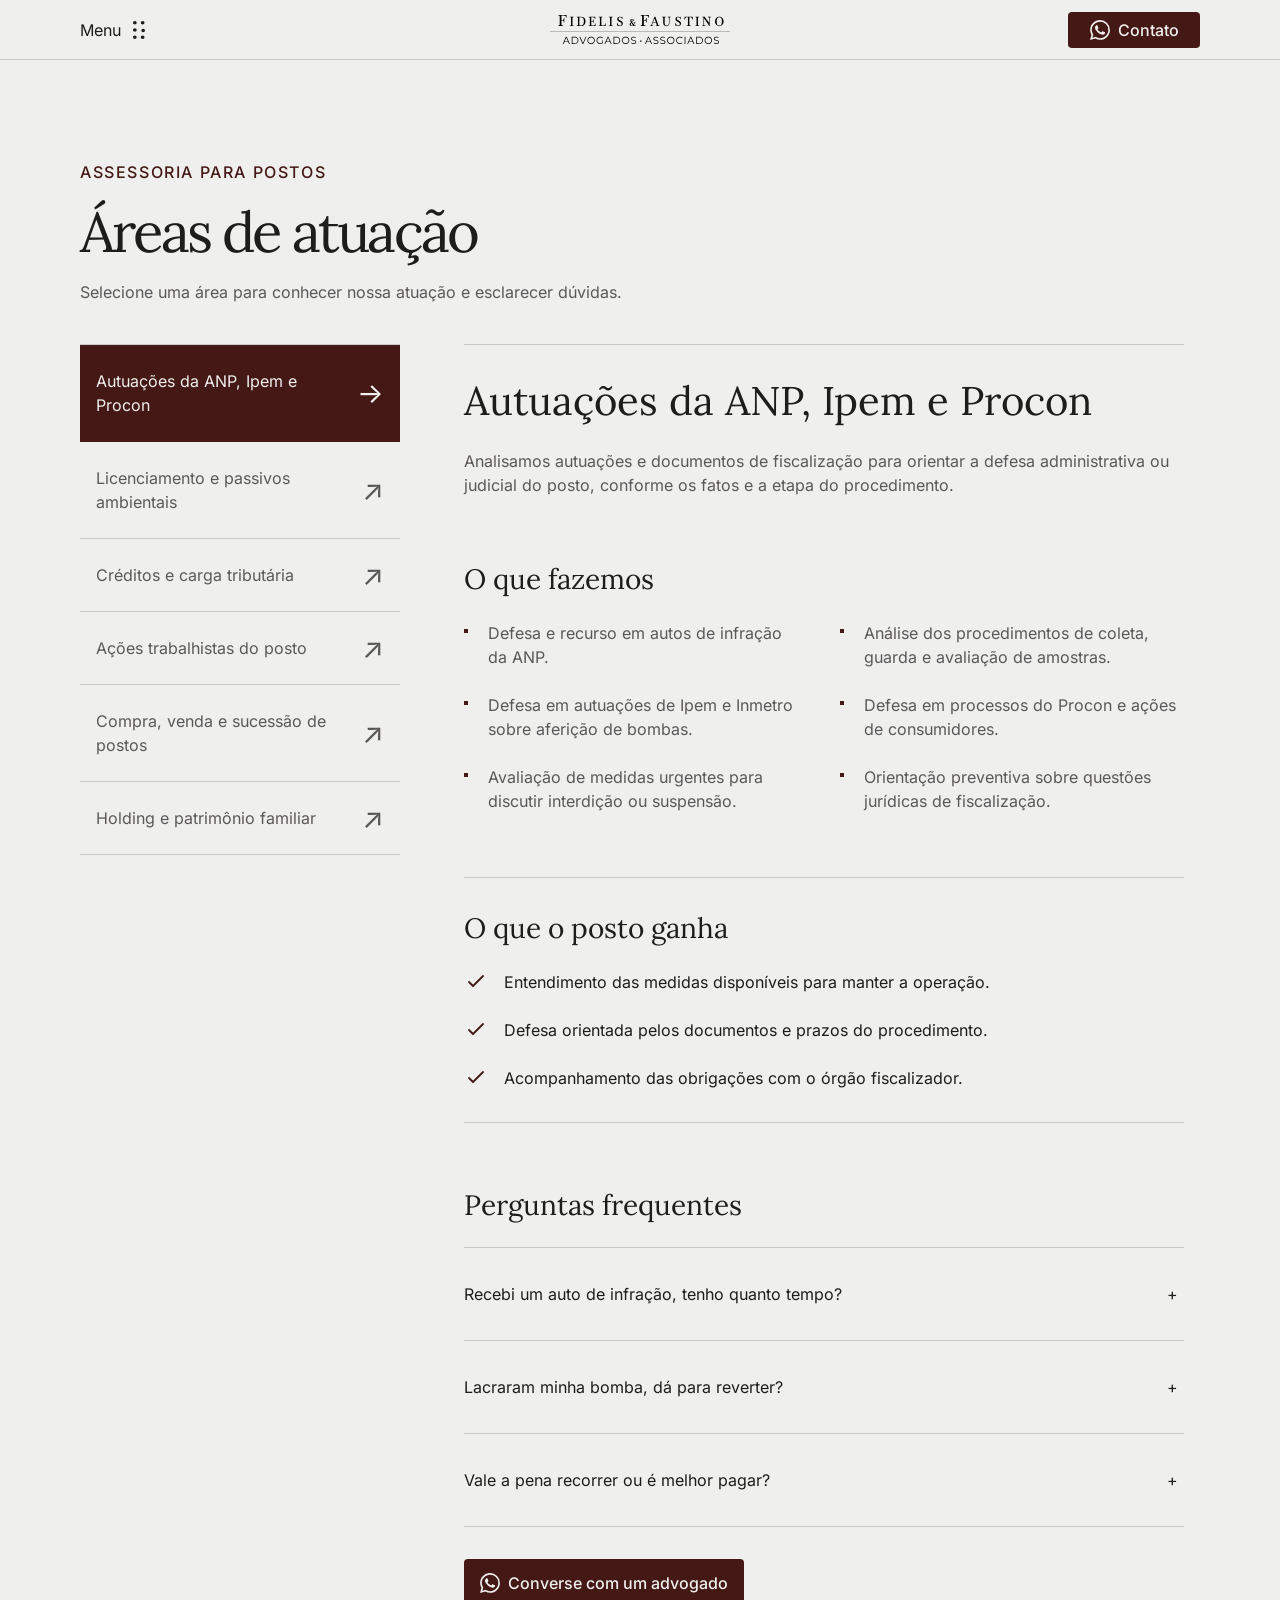
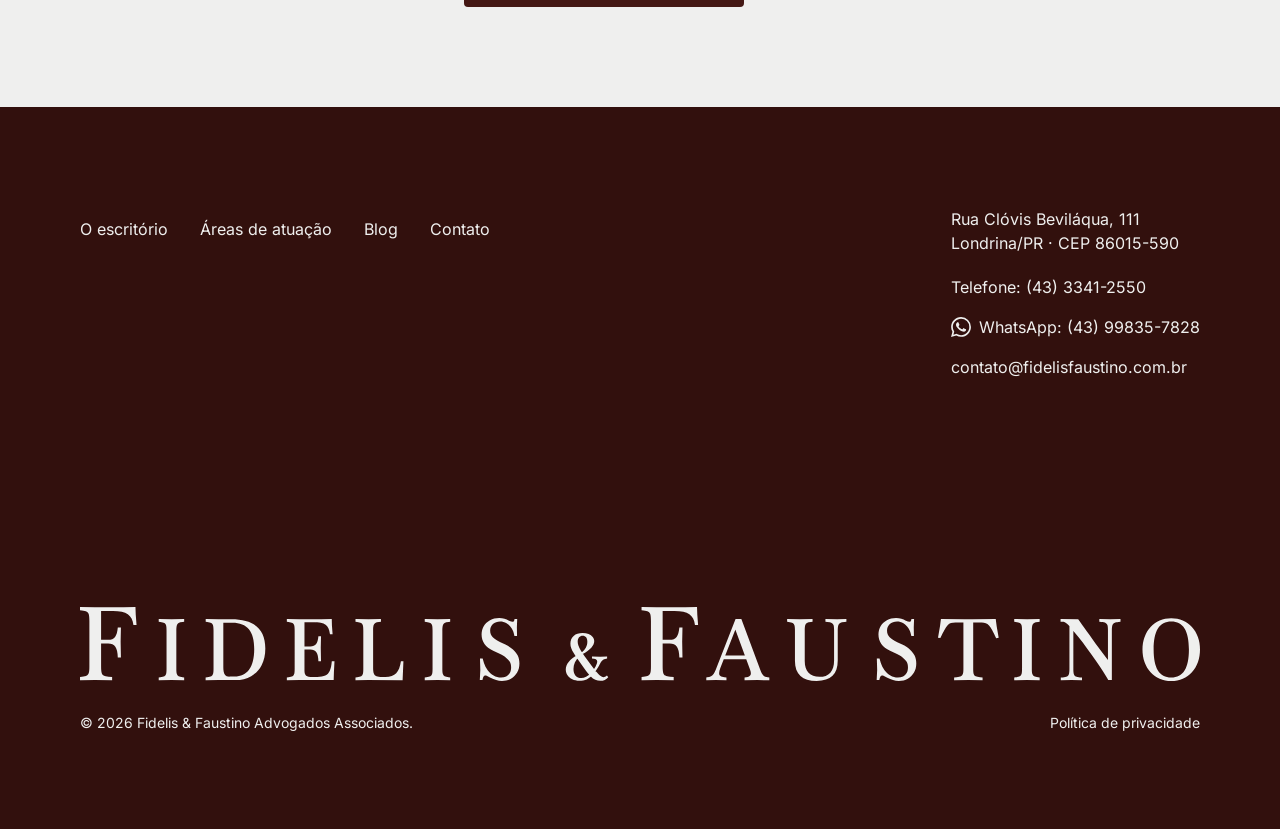
<file: areas.html>
<!doctype html>
<html lang="pt-BR">
<head>
  <meta charset="utf-8">
  <meta name="viewport" content="width=device-width, initial-scale=1">
  <meta name="description" content="Conheça as áreas de atuação de Fidelis &amp; Faustino: autuações, questões ambientais, tributárias, trabalhistas e patrimoniais.">
  <meta name="theme-color" content="#EFEFEE">
  <title>Áreas de atuação | Fidelis &amp; Faustino Advogados Associados</title>
  <link rel="preload" href="assets/fonts/lora-400.ttf" as="font" type="font/ttf" crossorigin>
  <link rel="preload" href="assets/fonts/inter-400.ttf" as="font" type="font/ttf" crossorigin>
  <link rel="stylesheet" href="css/tailwind.css">
  <link rel="stylesheet" href="design_system/tokens.css">
  <link rel="stylesheet" href="css/frontend-tokens.css?v=a23fc5f1d89c">
  <link rel="stylesheet" href="css/custom.css?v=75cd3256c37d">
  <link rel="stylesheet" href="css/areas.css?v=e294c35a4e8e">
  <script src="js/areas.js" defer></script>
  <script src="js/main.js" defer></script>
</head>
<body class="areas-page">
  <a href="#conteudo" class="skip-link">Pular para o conteúdo</a>
  <header class="site-header">
    <div class="container header-inner flex items-center justify-between">
      <button type="button" id="menu-trigger" class="menu-trigger" aria-expanded="false" aria-controls="site-menu" aria-label="Abrir menu de navegação">
        <span class="menu-label">Menu</span>
        <img src="assets/figma/imgGroup.svg" alt="" width="12" height="18">
      </button>
      <a class="header-brand" href="index.html" aria-label="Fidelis &amp; Faustino, início">
        <img src="assets/figma/imgFidelisFaustinoVetorOriginal.svg" alt="Fidelis & Faustino Advogados Associados" width="180" height="29">
      </a>
      <a href="contato.html" class="header-contact"><span><i class="whatsapp-icon" aria-hidden="true"></i>Contato</span></a>
    </div>
  </header>
  <div id="site-menu" class="menu-backdrop" hidden>
    <nav class="menu-panel" aria-label="Navegação principal">
      <div class="container menu-layout grid">
        <div class="menu-links grid">
          <a href="escritorio.html">O escritório</a>
          <a href="areas.html" aria-current="page">Áreas de atuação</a>
          <a href="virada-de-bandeira.html">Virada de bandeira</a>
          <a href="index.html#publicacao">Publicação</a>
          <a href="blog.html">Blog</a>
          <a href="contato.html">Contato</a>
        </div>
        <img class="menu-photo" src="assets/figma/imgPanoramaPostoBrasileiroEstadoFinalDoReveal.webp" width="1440" height="706" alt="" loading="lazy">
      </div>
    </nav>
  </div>
  <main id="conteudo" tabindex="-1">
    <section id="inicio" class="areas-hero" aria-labelledby="areas-title">
      <div class="container">
        <p class="eyebrow">ASSESSORIA PARA POSTOS</p>
        <h1 id="areas-title" class="display">Áreas de atuação</h1>
        <p class="body-secondary">Selecione uma área para conhecer nossa atuação e esclarecer dúvidas.</p>
      </div>
    </section>
    <div class="areas-section" data-areas>
      <div class="container areas-layout">
        <aside class="areas-sidebar" aria-label="Selecione uma área">
          <nav class="areas-nav" aria-label="Áreas de atuação">
            <a href="#autuacoes" data-area-link>Autuações da ANP, Ipem e Procon</a>
            <a href="#ambiental" data-area-link>Licenciamento e passivos ambientais</a>
            <a href="#tributario" data-area-link>Créditos e carga tributária</a>
            <a href="#trabalhista" data-area-link>Ações trabalhistas do posto</a>
            <a href="#sucessao" data-area-link>Compra, venda e sucessão de postos</a>
            <a href="#patrimonio" data-area-link>Holding e patrimônio familiar</a>
          </nav>
          <div class="areas-mobile-picker">
            <label for="area-select">Selecione uma área</label>
            <select id="area-select" data-area-select>
              <option value="autuacoes">Autuações da ANP, Ipem e Procon</option>
              <option value="ambiental">Licenciamento e passivos ambientais</option>
              <option value="tributario">Créditos e carga tributária</option>
              <option value="trabalhista">Ações trabalhistas do posto</option>
              <option value="sucessao">Compra, venda e sucessão de postos</option>
              <option value="patrimonio">Holding e patrimônio familiar</option>
            </select>
          </div>
        </aside>
        <div class="areas-detail">
          <article id="autuacoes" data-area-panel aria-labelledby="autuacoes-title" class="area-panel">
            <div class="area-intro">
              <h2 id="autuacoes-title" class="heading">Autuações da ANP, Ipem e Procon</h2>
              <p class="body-secondary">Analisamos autuações e documentos de fiscalização para orientar a defesa administrativa ou judicial do posto, conforme os fatos e a etapa do procedimento.</p>
            </div>
<section class="area-services area-block" aria-labelledby="services-autuacoes"><h3 id="services-autuacoes">O que fazemos</h3><ul class="area-points"><li>Defesa e recurso em autos de infração da ANP.</li><li>Análise dos procedimentos de coleta, guarda e avaliação de amostras.</li><li>Defesa em autuações de Ipem e Inmetro sobre aferição de bombas.</li><li>Defesa em processos do Procon e ações de consumidores.</li><li>Avaliação de medidas urgentes para discutir interdição ou suspensão.</li><li>Orientação preventiva sobre questões jurídicas de fiscalização.</li></ul></section>
<section class="area-benefits area-block" aria-labelledby="benefits-autuacoes"><h3 id="benefits-autuacoes">O que o posto ganha</h3><ul><li><svg class="area-check" viewBox="0 0 24 24" fill="none" aria-hidden="true"><path d="m5 12 4 4L19 6" stroke="currentColor" stroke-width="1.8" stroke-linecap="round" stroke-linejoin="round"/></svg><span>Entendimento das medidas disponíveis para manter a operação.</span></li><li><svg class="area-check" viewBox="0 0 24 24" fill="none" aria-hidden="true"><path d="m5 12 4 4L19 6" stroke="currentColor" stroke-width="1.8" stroke-linecap="round" stroke-linejoin="round"/></svg><span>Defesa orientada pelos documentos e prazos do procedimento.</span></li><li><svg class="area-check" viewBox="0 0 24 24" fill="none" aria-hidden="true"><path d="m5 12 4 4L19 6" stroke="currentColor" stroke-width="1.8" stroke-linecap="round" stroke-linejoin="round"/></svg><span>Acompanhamento das obrigações com o órgão fiscalizador.</span></li></ul></section>
<section class="area-faq area-block" aria-labelledby="faq-autuacoes-title"><h3 id="faq-autuacoes-title">Perguntas frequentes</h3><details class="faq-item" name="faq-autuacoes"><summary>Recebi um auto de infração, tenho quanto tempo?</summary><p>O prazo deve ser conferido na notificação e no procedimento. Verificamos o documento, a data de ciência e a etapa da demanda.</p></details><details class="faq-item" name="faq-autuacoes"><summary>Lacraram minha bomba, dá para reverter?</summary><p>Avaliamos o motivo da medida e os documentos da fiscalização para identificar as possibilidades administrativas ou judiciais.</p></details><details class="faq-item" name="faq-autuacoes"><summary>Vale a pena recorrer ou é melhor pagar?</summary><p>A leitura do auto de infração e dos documentos permite avaliar os fundamentos da cobrança, as possibilidades de defesa e os riscos de cada caminho.</p></details></section>
            <a href="contato.html" class="button area-cta" data-contact-topic="Autuações da ANP, Ipem e Procon"><i class="whatsapp-icon" aria-hidden="true"></i>Converse com um advogado</a>
          </article>
          <article id="ambiental" data-area-panel aria-labelledby="ambiental-title" class="area-panel">
            <div class="area-intro">
              <h2 id="ambiental-title" class="heading">Licenciamento e passivos ambientais</h2>
              <p class="body-secondary">Examinamos licenças, exigências dos órgãos ambientais, documentação e histórico da área para avaliar as obrigações e os passivos do posto.</p>
            </div>
<section class="area-services area-block" aria-labelledby="services-ambiental"><h3 id="services-ambiental">O que fazemos</h3><ul class="area-points"><li>Orientação jurídica na regularização, renovação e transferência de licenças.</li><li>Defesa em autos de infração ambiental.</li><li>Negociação e acompanhamento de termos de ajustamento de conduta.</li><li>Defesa em ações civis públicas e acompanhamento de inquéritos civis.</li><li>Orientação jurídica em investigação e remediação de áreas.</li><li>Análise de responsabilidades entre proprietário, revendedor e distribuidora.</li></ul></section>
<section class="area-benefits area-block" aria-labelledby="benefits-ambiental"><h3 id="benefits-ambiental">O que o posto ganha</h3><ul><li><svg class="area-check" viewBox="0 0 24 24" fill="none" aria-hidden="true"><path d="m5 12 4 4L19 6" stroke="currentColor" stroke-width="1.8" stroke-linecap="round" stroke-linejoin="round"/></svg><span>Clareza sobre exigências e documentos necessários à regularização.</span></li><li><svg class="area-check" viewBox="0 0 24 24" fill="none" aria-hidden="true"><path d="m5 12 4 4L19 6" stroke="currentColor" stroke-width="1.8" stroke-linecap="round" stroke-linejoin="round"/></svg><span>Avaliação das responsabilidades pelo passivo ambiental.</span></li><li><svg class="area-check" viewBox="0 0 24 24" fill="none" aria-hidden="true"><path d="m5 12 4 4L19 6" stroke="currentColor" stroke-width="1.8" stroke-linecap="round" stroke-linejoin="round"/></svg><span>Orientação sobre obrigações e possíveis negociações com órgãos ambientais.</span></li></ul></section>
<section class="area-faq area-block" aria-labelledby="faq-ambiental-title"><h3 id="faq-ambiental-title">Perguntas frequentes</h3><details class="faq-item" name="faq-ambiental"><summary>Comprei um posto já contaminado. Eu respondo?</summary><p>A análise considera o histórico da área, os envolvidos e as obrigações ambientais. A compra exige o exame das possíveis responsabilidades relacionadas ao passivo.</p></details><details class="faq-item" name="faq-ambiental"><summary>O que um TAC me obriga a fazer?</summary><p>As medidas, condições e prazos constam do termo. Avaliamos as obrigações antes da assinatura.</p></details><details class="faq-item" name="faq-ambiental"><summary>Minha licença venceu. O que faço primeiro?</summary><p>Examinamos a licença, o histórico do procedimento e eventuais notificações para definir as medidas aplicáveis ao posto.</p></details></section>
            <a href="contato.html" class="button area-cta" data-contact-topic="Licenciamento e passivos ambientais"><i class="whatsapp-icon" aria-hidden="true"></i>Converse com um advogado</a>
          </article>
          <article id="tributario" data-area-panel aria-labelledby="tributario-title" class="area-panel">
            <div class="area-intro">
              <h2 id="tributario-title" class="heading">Créditos e carga tributária</h2>
              <p class="body-secondary">Analisamos recolhimentos, possíveis créditos e cobranças fiscais a partir dos registros do posto para avaliar medidas administrativas ou judiciais.</p>
            </div>
<section class="area-services area-block" aria-labelledby="services-tributario"><h3 id="services-tributario">O que fazemos</h3><ul class="area-points"><li>Revisão dos recolhimentos e do período aplicável à análise.</li><li>Identificação de possíveis créditos e pedidos de restituição ou compensação.</li><li>Defesa em autos de infração estaduais e federais.</li><li>Defesa em execuções fiscais e discussão de penhoras.</li><li>Avaliação de parcelamentos e transações tributárias.</li><li>Orientação sobre o regime tributário da loja de conveniência.</li></ul></section>
<section class="area-benefits area-block" aria-labelledby="benefits-tributario"><h3 id="benefits-tributario">O que o posto ganha</h3><ul><li><svg class="area-check" viewBox="0 0 24 24" fill="none" aria-hidden="true"><path d="m5 12 4 4L19 6" stroke="currentColor" stroke-width="1.8" stroke-linecap="round" stroke-linejoin="round"/></svg><span>Identificação de possíveis valores a recuperar.</span></li><li><svg class="area-check" viewBox="0 0 24 24" fill="none" aria-hidden="true"><path d="m5 12 4 4L19 6" stroke="currentColor" stroke-width="1.8" stroke-linecap="round" stroke-linejoin="round"/></svg><span>Compreensão da carga tributária do posto.</span></li><li><svg class="area-check" viewBox="0 0 24 24" fill="none" aria-hidden="true"><path d="m5 12 4 4L19 6" stroke="currentColor" stroke-width="1.8" stroke-linecap="round" stroke-linejoin="round"/></svg><span>Avaliação da defesa em cobranças e execuções fiscais.</span></li></ul></section>
<section class="area-faq area-block" aria-labelledby="faq-tributario-title"><h3 id="faq-tributario-title">Perguntas frequentes</h3><details class="faq-item" name="faq-tributario"><summary>Dá para recuperar imposto pago a mais?</summary><p>Avaliamos a possibilidade de recuperação com base nos recolhimentos, nos registros fiscais e nos requisitos de cada caso.</p></details><details class="faq-item" name="faq-tributario"><summary>Preciso trocar de contador?</summary><p>A revisão pode ser conduzida em diálogo com o contador do posto, a partir da documentação fiscal e contábil disponível.</p></details><details class="faq-item" name="faq-tributario"><summary>Já estou em execução fiscal. Ainda dá para discutir?</summary><p>Examinamos a documentação e a etapa do processo para identificar as medidas de defesa e os riscos envolvidos.</p></details></section>
            <a href="contato.html" class="button area-cta" data-contact-topic="Créditos e carga tributária"><i class="whatsapp-icon" aria-hidden="true"></i>Converse com um advogado</a>
          </article>
          <article id="trabalhista" data-area-panel aria-labelledby="trabalhista-title" class="area-panel">
            <div class="area-intro">
              <h2 id="trabalhista-title" class="heading">Ações trabalhistas do posto</h2>
              <p class="body-secondary">Avaliamos reclamações, contratos e rotinas de trabalho da pista e da conveniência para orientar o posto nas demandas e na organização dos procedimentos com a equipe.</p>
            </div>
<section class="area-services area-block" aria-labelledby="services-trabalhista"><h3 id="services-trabalhista">O que fazemos</h3><ul class="area-points"><li>Defesa em reclamações trabalhistas e acompanhamento de recursos.</li><li>Revisão de contratos, jornadas, controle de ponto e políticas de comissão.</li><li>Orientação para adequação das rotinas trabalhistas do posto.</li><li>Orientação em rescisões e negociação de acordos.</li><li>Defesa em procedimentos de fiscalização trabalhista.</li><li>Treinamento de gestão sobre rotinas e riscos trabalhistas recorrentes.</li></ul></section>
<section class="area-benefits area-block" aria-labelledby="benefits-trabalhista"><h3 id="benefits-trabalhista">O que o posto ganha</h3><ul><li><svg class="area-check" viewBox="0 0 24 24" fill="none" aria-hidden="true"><path d="m5 12 4 4L19 6" stroke="currentColor" stroke-width="1.8" stroke-linecap="round" stroke-linejoin="round"/></svg><span>Identificação de rotinas que podem gerar demandas recorrentes.</span></li><li><svg class="area-check" viewBox="0 0 24 24" fill="none" aria-hidden="true"><path d="m5 12 4 4L19 6" stroke="currentColor" stroke-width="1.8" stroke-linecap="round" stroke-linejoin="round"/></svg><span>Elementos para avaliar riscos e provisões de cada processo.</span></li><li><svg class="area-check" viewBox="0 0 24 24" fill="none" aria-hidden="true"><path d="m5 12 4 4L19 6" stroke="currentColor" stroke-width="1.8" stroke-linecap="round" stroke-linejoin="round"/></svg><span>Orientação para documentar procedimentos e relações de trabalho.</span></li></ul></section>
<section class="area-faq area-block" aria-labelledby="faq-trabalhista-title"><h3 id="faq-trabalhista-title">Perguntas frequentes</h3><details class="faq-item" name="faq-trabalhista"><summary>Frentista tem direito a adicional de periculosidade?</summary><p>Avaliamos as atividades exercidas, o período e os documentos para examinar o adicional no caso concreto.</p></details><details class="faq-item" name="faq-trabalhista"><summary>Posso descontar a diferença de caixa do funcionário?</summary><p>Avaliamos a possibilidade conforme as condições de trabalho, os documentos e as regras aplicáveis à relação.</p></details><details class="faq-item" name="faq-trabalhista"><summary>Vale a pena fazer acordo?</summary><p>Avaliamos pedidos, documentos e riscos do processo para orientar uma possível negociação.</p></details></section>
            <a href="contato.html" class="button area-cta" data-contact-topic="Ações trabalhistas do posto"><i class="whatsapp-icon" aria-hidden="true"></i>Converse com um advogado</a>
          </article>
          <article id="sucessao" data-area-panel aria-labelledby="sucessao-title" class="area-panel">
            <div class="area-intro">
              <h2 id="sucessao-title" class="heading">Compra, venda e sucessão de postos</h2>
              <p class="body-secondary">Analisamos contratos, documentos, obrigações e o histórico do posto para orientar a negociação e a organização societária na compra, venda ou sucessão.</p>
            </div>
<section class="area-services area-block" aria-labelledby="services-sucessao"><h3 id="services-sucessao">O que fazemos</h3><ul class="area-points"><li>Análise de documentos e passivos antes da assinatura.</li><li>Redação de contratos com avaliação de garantias e retenção de valores.</li><li>Orientação jurídica na transferência de autorizações e licenças.</li><li>Avaliação do contrato de bandeira e das obrigações envolvidas na transferência.</li><li>Planejamento da sucessão familiar.</li><li>Mediação de conflitos entre sócios e herdeiros.</li></ul></section>
<section class="area-benefits area-block" aria-labelledby="benefits-sucessao"><h3 id="benefits-sucessao">O que o posto ganha</h3><ul><li><svg class="area-check" viewBox="0 0 24 24" fill="none" aria-hidden="true"><path d="m5 12 4 4L19 6" stroke="currentColor" stroke-width="1.8" stroke-linecap="round" stroke-linejoin="round"/></svg><span>Informações sobre riscos para negociar o preço.</span></li><li><svg class="area-check" viewBox="0 0 24 24" fill="none" aria-hidden="true"><path d="m5 12 4 4L19 6" stroke="currentColor" stroke-width="1.8" stroke-linecap="round" stroke-linejoin="round"/></svg><span>Planejamento das etapas jurídicas da transição.</span></li><li><svg class="area-check" viewBox="0 0 24 24" fill="none" aria-hidden="true"><path d="m5 12 4 4L19 6" stroke="currentColor" stroke-width="1.8" stroke-linecap="round" stroke-linejoin="round"/></svg><span>Regras documentadas entre sócios e familiares.</span></li></ul></section>
<section class="area-faq area-block" aria-labelledby="faq-sucessao-title"><h3 id="faq-sucessao-title">Perguntas frequentes</h3><details class="faq-item" name="faq-sucessao"><summary>O contrato com a distribuidora passa para o comprador?</summary><p>Verificamos no contrato vigente e nos documentos da negociação as condições de transferência e eventuais exigências de anuência.</p></details><details class="faq-item" name="faq-sucessao"><summary>Quanto tempo leva uma due diligence?</summary><p>O prazo varia conforme o tamanho da operação, os documentos disponíveis e o escopo da análise.</p></details><details class="faq-item" name="faq-sucessao"><summary>O que mais aparece de surpresa?</summary><p>A análise procura obrigações contratuais e passivos ambientais, trabalhistas e fiscais que possam influenciar a negociação.</p></details></section>
            <a href="contato.html" class="button area-cta" data-contact-topic="Compra, venda e sucessão de postos"><i class="whatsapp-icon" aria-hidden="true"></i>Converse com um advogado</a>
          </article>
          <article id="patrimonio" data-area-panel aria-labelledby="patrimonio-title" class="area-panel">
            <div class="area-intro">
              <h2 id="patrimonio-title" class="heading">Holding e patrimônio familiar</h2>
              <p class="body-secondary">Avaliamos patrimônio, participações, estrutura societária e garantias da família conforme a atividade do posto e os objetivos de sucessão.</p>
            </div>
<section class="area-services area-block" aria-labelledby="services-patrimonio"><h3 id="services-patrimonio">O que fazemos</h3><ul class="area-points"><li>Avaliação e estruturação de holding familiar.</li><li>Organização das relações entre patrimônio pessoal e operação.</li><li>Planejamento sucessório com análise de custos e procedimentos.</li><li>Acordos de sócios e regras de entrada e saída de familiares.</li><li>Revisão de garantias e avais dados a distribuidoras e bancos.</li><li>Organização societária de quem tem mais de um posto.</li></ul></section>
<section class="area-benefits area-block" aria-labelledby="benefits-patrimonio"><h3 id="benefits-patrimonio">O que o posto ganha</h3><ul><li><svg class="area-check" viewBox="0 0 24 24" fill="none" aria-hidden="true"><path d="m5 12 4 4L19 6" stroke="currentColor" stroke-width="1.8" stroke-linecap="round" stroke-linejoin="round"/></svg><span>Compreensão das relações entre patrimônio, garantias e riscos.</span></li><li><svg class="area-check" viewBox="0 0 24 24" fill="none" aria-hidden="true"><path d="m5 12 4 4L19 6" stroke="currentColor" stroke-width="1.8" stroke-linecap="round" stroke-linejoin="round"/></svg><span>Planejamento da sucessão conforme a estrutura familiar.</span></li><li><svg class="area-check" viewBox="0 0 24 24" fill="none" aria-hidden="true"><path d="m5 12 4 4L19 6" stroke="currentColor" stroke-width="1.8" stroke-linecap="round" stroke-linejoin="round"/></svg><span>Regras documentadas sobre participação, direitos e obrigações dos familiares.</span></li></ul></section>
<section class="area-faq area-block" aria-labelledby="faq-patrimonio-title"><h3 id="faq-patrimonio-title">Perguntas frequentes</h3><details class="faq-item" name="faq-patrimonio"><summary>Holding serve para esconder patrimônio?</summary><p>A holding é uma estrutura de organização patrimonial e societária. Sua adequação exige avaliar os bens, as obrigações existentes e a finalidade pretendida.</p></details><details class="faq-item" name="faq-patrimonio"><summary>Sou avalista do contrato com a distribuidora. Isso me expõe?</summary><p>O aval pode envolver obrigações pessoais. Analisamos o contrato e as garantias assumidas.</p></details><details class="faq-item" name="faq-patrimonio"><summary>Vale a pena para quem tem um posto só?</summary><p>A adequação considera patrimônio, obrigações e objetivos da família, além da quantidade de postos.</p></details></section>
            <a href="contato.html" class="button area-cta" data-contact-topic="Holding e patrimônio familiar"><i class="whatsapp-icon" aria-hidden="true"></i>Converse com um advogado</a>
          </article>
        </div>
      </div>
    </div>
  </main>
  <footer class="section site-footer">
    <div class="container footer-inner">
      <div class="footer-top flex justify-between">
        <nav class="footer-nav flex" aria-label="Navegação do rodapé"><a href="escritorio.html">O escritório</a><a href="areas.html" aria-current="page">Áreas de atuação</a><a href="blog.html">Blog</a><a href="contato.html">Contato</a></nav>
        <div class="footer-contact-info">
          <address>Rua Clóvis Beviláqua, 111<br>Londrina/PR · CEP 86015-590</address>
          <div class="footer-contact-links">
            <a href="tel:+554333412550">Telefone: (43) 3341-2550</a>
            <a href="https://wa.me/5543998357828" target="_blank" rel="noopener noreferrer"><i class="whatsapp-icon" aria-hidden="true"></i>WhatsApp: (43) 99835-7828<span class="sr-only"> (abre em nova aba)</span></a>
            <a href="mailto:contato@fidelisfaustino.com.br">contato@fidelisfaustino.com.br</a>
          </div>
        </div>
      </div>
      <div class="footer-brand-block">
        <a href="#inicio" aria-label="Fidelis & Faustino, voltar ao início"><img class="footer-wordmark" src="assets/figma/imgFidelisFaustinoAssinaturaVetorialOriginal1280Px.svg" width="1280" height="84" alt="Fidelis & Faustino" loading="lazy"></a>
        <div class="footer-bottom flex justify-between"><p>© 2026 Fidelis & Faustino Advogados Associados.</p><button class="privacy-trigger" type="button" data-open-dialog="privacy-dialog">Política de privacidade</button></div>
      </div>
    </div>
  </footer>
  <div class="back-top-slot"><a class="back-to-top" href="#inicio" hidden aria-label="Voltar ao topo"><span aria-hidden="true">↑</span></a></div>
  <dialog id="channel-dialog" class="notice-dialog" aria-labelledby="channel-title">
    <div class="stack"><h2 id="channel-title">Canal de atendimento</h2><p>Canal de atendimento em configuração nesta prévia. Você pode enviar um e-mail para <a class="text-link" href="mailto:contato@fidelisfaustino.com.br">contato@fidelisfaustino.com.br</a>.</p><button type="button" class="button notice-close" data-close-dialog>Fechar</button></div>
  </dialog>
  <dialog id="privacy-dialog" class="notice-dialog" aria-labelledby="privacy-title">
    <div class="stack"><h2 id="privacy-title">Privacidade nesta prévia</h2><p>O formulário é demonstrativo. Os dados digitados permanecem nesta página e não são enviados nem armazenados.</p><p>A política de privacidade será disponibilizada antes da ativação do formulário.</p><button type="button" class="button notice-close" data-close-dialog>Fechar</button></div>
  </dialog>
</body>
</html>
</file>
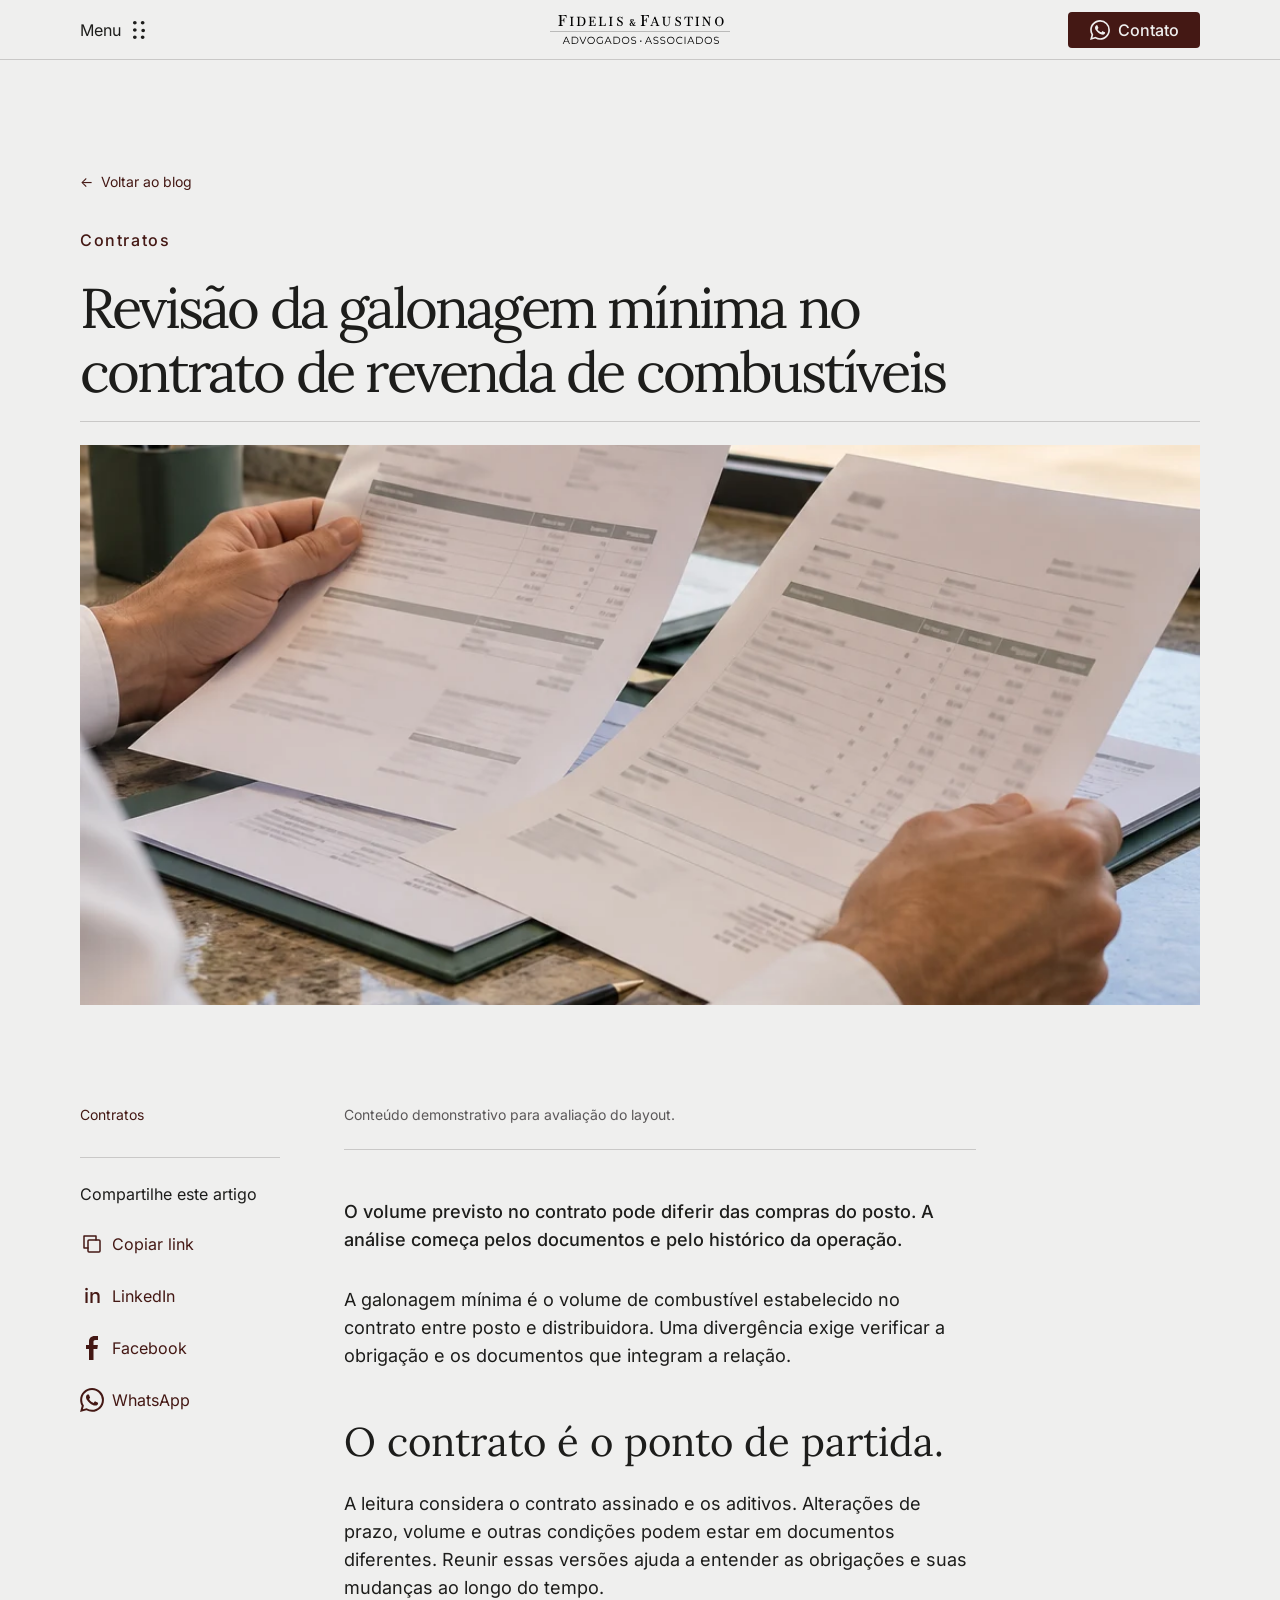
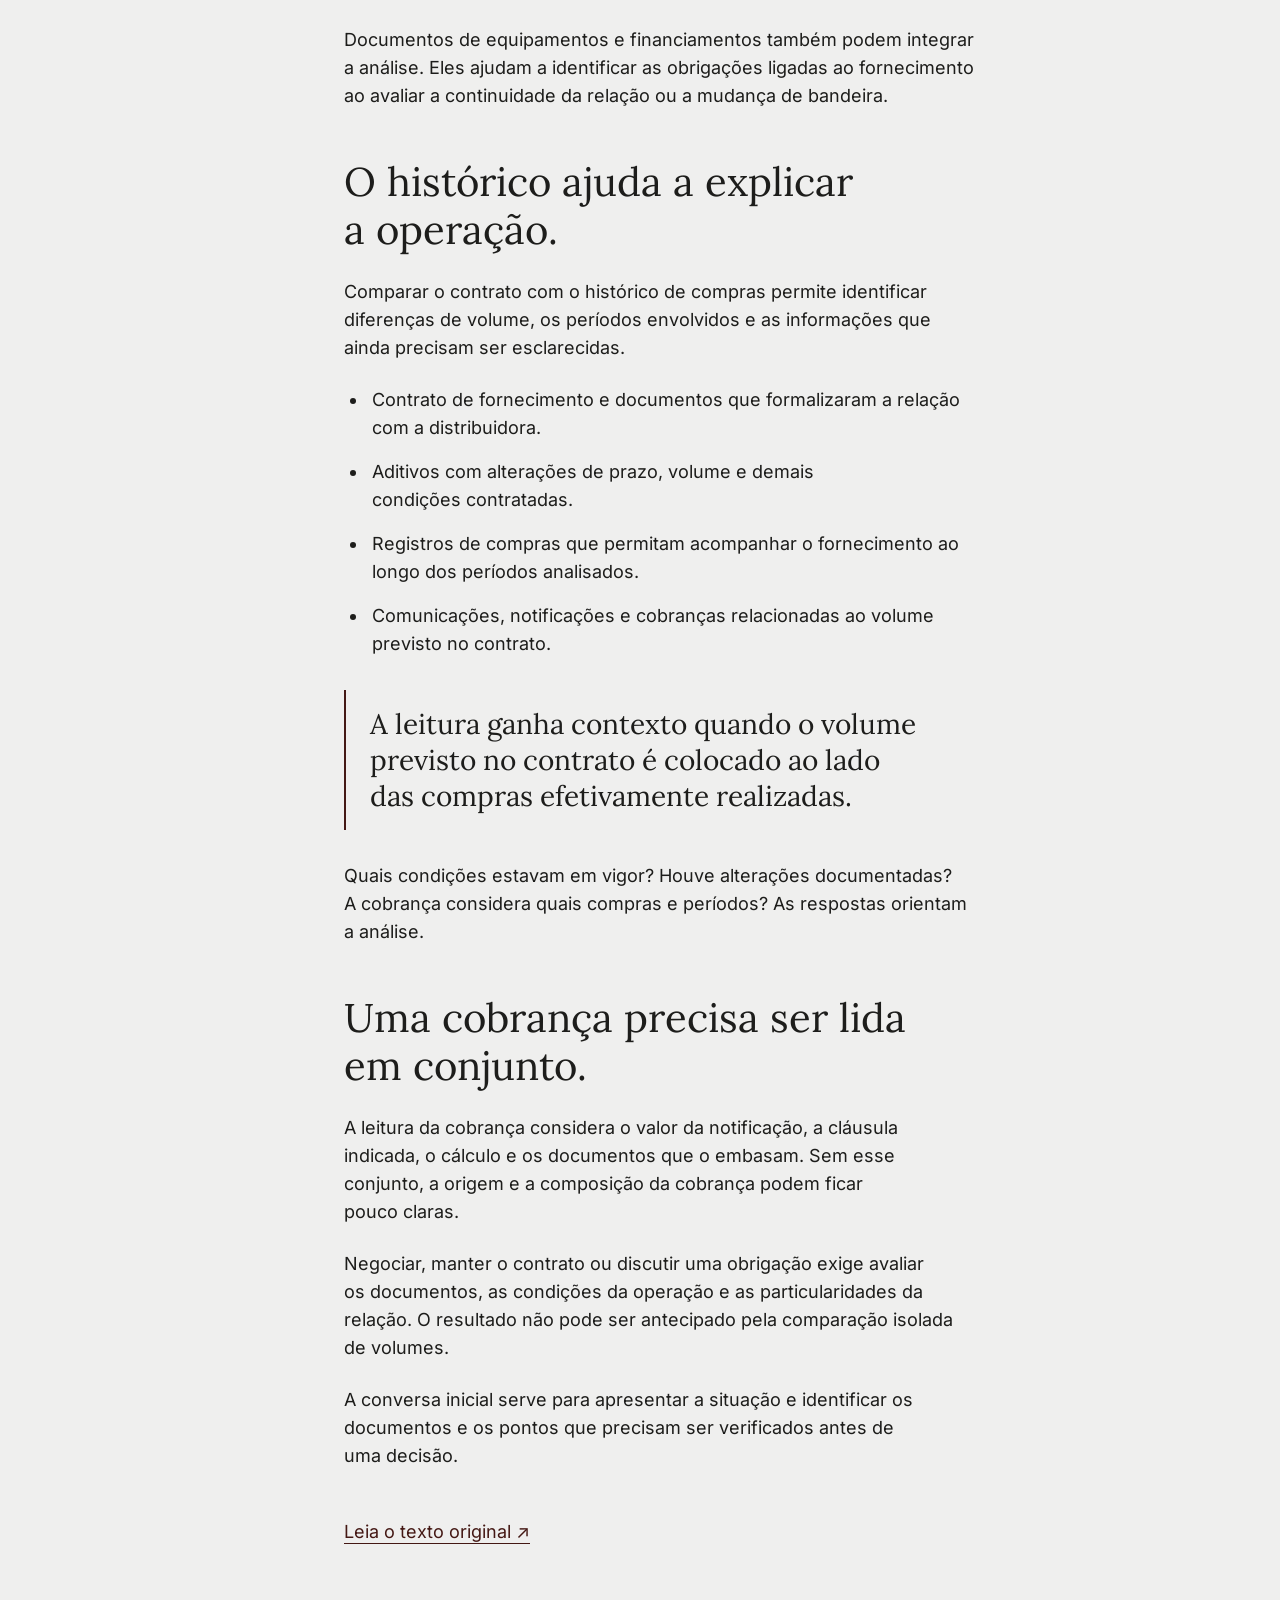
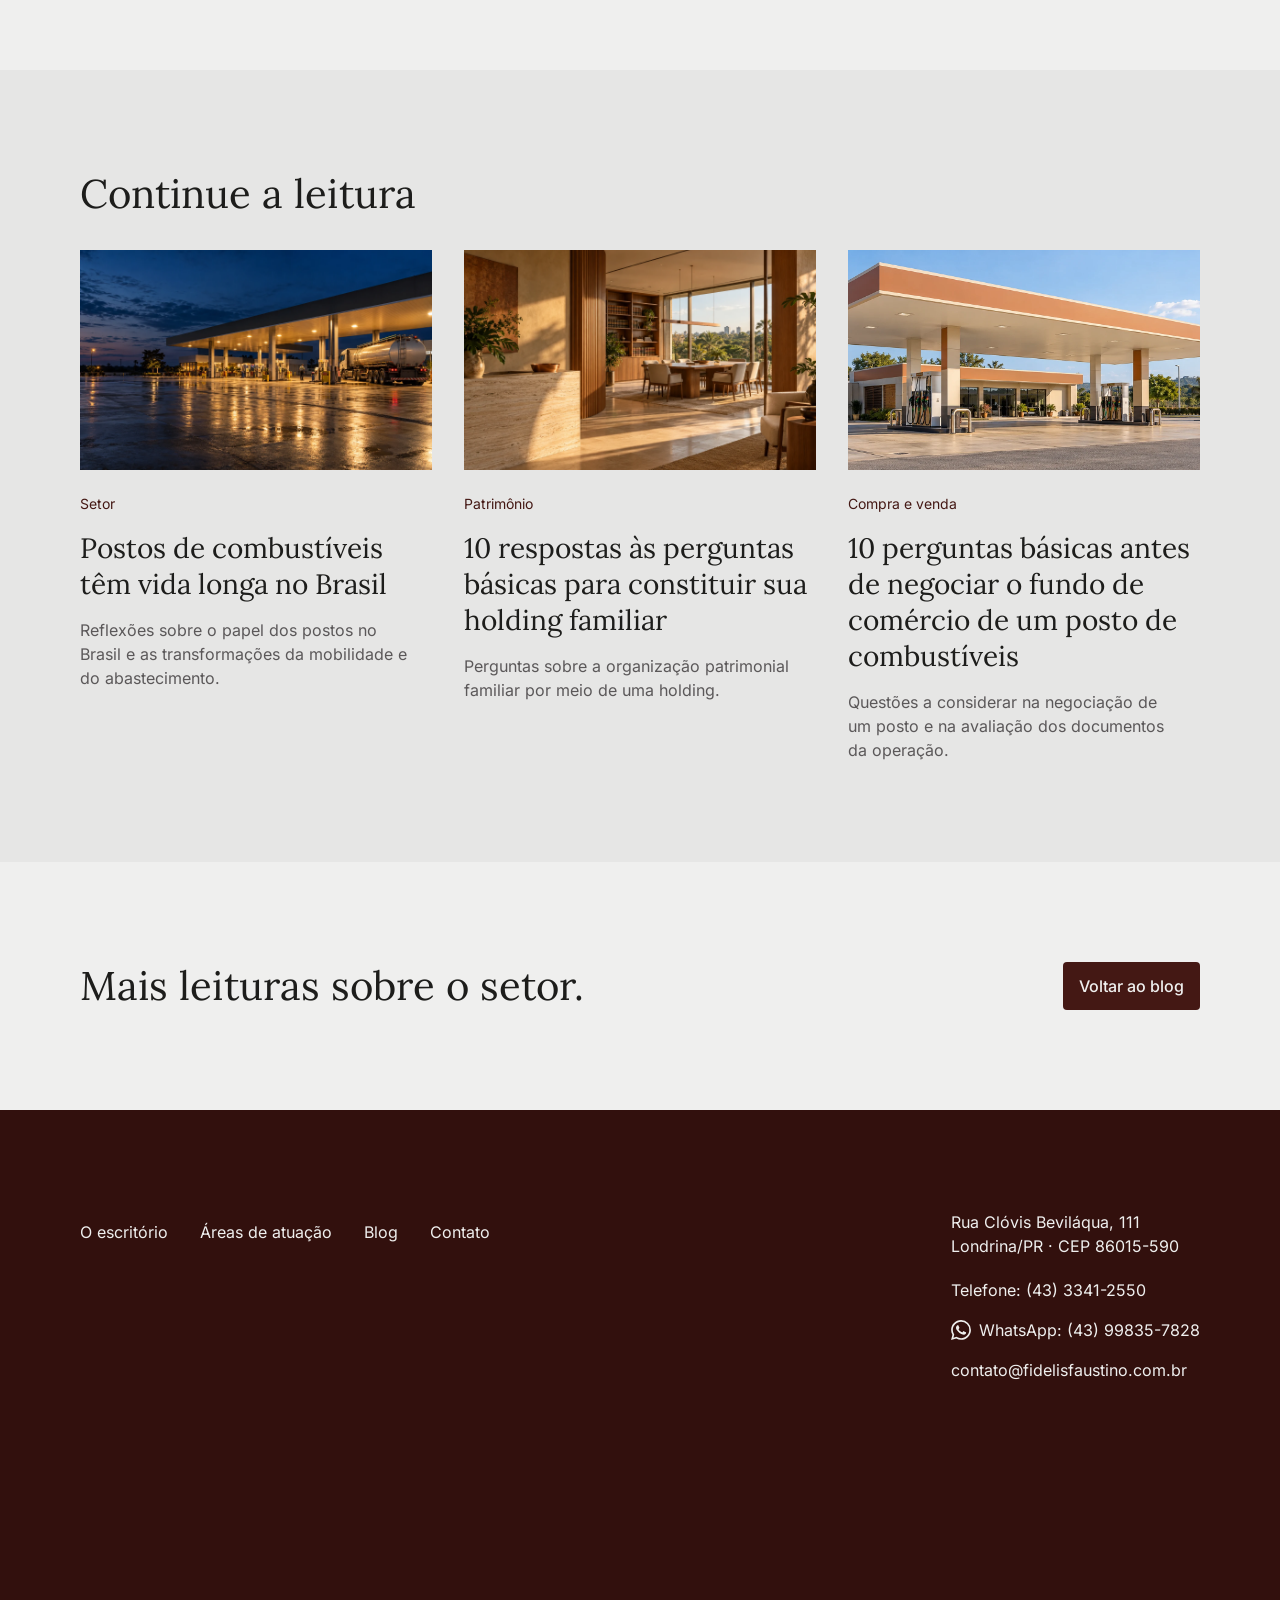
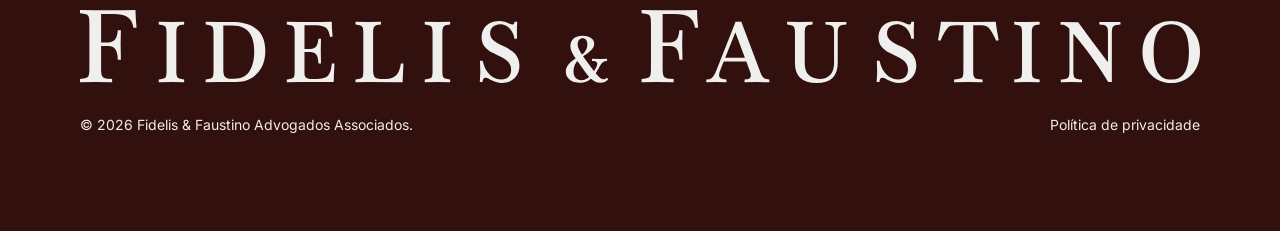
<file: artigo-galonagem.html>
<!doctype html>
<html lang="pt-BR">
<head>
  <meta charset="utf-8">
  <meta name="viewport" content="width=device-width, initial-scale=1">
  <meta name="description" content="Página demonstrativa sobre a leitura do contrato, dos aditivos e do histórico de compras na análise da galonagem mínima.">
  <meta name="theme-color" content="#EFEFEE">
  <title>Revisão da galonagem mínima | Blog do Dr. Fidelis</title>
  <link rel="preload" href="assets/fonts/lora-400.ttf" as="font" type="font/ttf" crossorigin>
  <link rel="preload" href="assets/fonts/inter-400.ttf" as="font" type="font/ttf" crossorigin>
  <link rel="stylesheet" href="css/tailwind.css">
  <link rel="stylesheet" href="design_system/tokens.css">
  <link rel="stylesheet" href="css/frontend-tokens.css?v=a23fc5f1d89c">
  <link rel="stylesheet" href="css/custom.css?v=75cd3256c37d">
  <link rel="stylesheet" href="css/artigo.css?v=f468a5b80f24">
  <script src="js/artigo.js" defer></script>
  <script src="js/main.js" defer></script>
</head>
<body class="article-page">
  <a href="#conteudo" class="skip-link">Pular para o conteúdo</a>
  <header class="site-header">
    <div class="container header-inner flex items-center justify-between">
      <button type="button" id="menu-trigger" class="menu-trigger" aria-expanded="false" aria-controls="site-menu" aria-label="Abrir menu de navegação">
        <span class="menu-label">Menu</span>
        <img src="assets/figma/imgGroup.svg" alt="" width="12" height="18">
      </button>
      <a class="header-brand" href="index.html" aria-label="Fidelis &amp; Faustino, início">
        <img src="assets/figma/imgFidelisFaustinoVetorOriginal.svg" alt="Fidelis & Faustino Advogados Associados" width="180" height="29">
      </a>
      <a href="contato.html" class="header-contact"><span><i class="whatsapp-icon" aria-hidden="true"></i>Contato</span></a>
    </div>
  </header>
  <div id="site-menu" class="menu-backdrop" hidden>
    <nav class="menu-panel" aria-label="Navegação principal">
      <div class="container menu-layout grid">
        <div class="menu-links grid">
          <a href="escritorio.html">O escritório</a>
          <a href="areas.html">Áreas de atuação</a>
          <a href="virada-de-bandeira.html">Virada de bandeira</a>
          <a href="index.html#publicacao">Publicação</a>
          <a href="blog.html" aria-current="location">Blog</a>
          <a href="contato.html">Contato</a>
        </div>
        <img class="menu-photo" src="assets/figma/imgPanoramaPostoBrasileiroEstadoFinalDoReveal.webp" width="1440" height="706" alt="" loading="lazy">
      </div>
    </nav>
  </div>
  <main id="conteudo" tabindex="-1">
    <article aria-labelledby="article-title">
      <header id="inicio" class="article-hero">
        <div class="container">
          <a class="article-back" href="blog.html"><span aria-hidden="true">←</span>Voltar ao blog</a>
          <p class="eyebrow">Contratos</p>
          <h1 id="article-title" class="display">Revisão da galonagem mínima no contrato de revenda de combustíveis</h1>
        </div>
      </header>
      <div class="article-cover"><div class="container"><img src="assets/images/hero-v3/contrato-custo.webp" width="1280" height="640" fetchpriority="high" alt="Imagem ilustrativa de análise de contratos."></div></div>
      <div class="article-reading">
        <div class="container article-reading-grid">
          <aside class="article-sidebar" aria-label="Informações e compartilhamento do artigo">
            <p class="article-category-meta">Contratos</p>
            <div class="article-share" data-article-share>
              <h2 id="share-title">Compartilhe este artigo</h2>
              <div class="article-share-controls" role="group" aria-labelledby="share-title">
                <button class="article-share-control" type="button" data-copy-link data-copy-label="Copiar link" data-copied-label="Link copiado" data-copy-error="Não foi possível copiar. Selecione o endereço abaixo." hidden><svg class="article-copy-icon" width="24" height="24" viewBox="0 0 24 24" fill="none" stroke="currentColor" aria-hidden="true"><path d="M16 8V4H4v12h4" stroke-linecap="round" stroke-linejoin="round"/><rect x="8" y="8" width="12" height="12" rx="1"/></svg><span data-copy-label>Copiar link</span></button>
                <a class="article-share-control" data-share-link="linkedin" href="https://www.linkedin.com/sharing/share-offsite/?url=https%3A%2F%2Ffidelisfaustino.com.br%2Frevisao-da-galonagem-minima-no-contrato-de-revenda-de-combustiveis%2F" target="_blank" rel="noopener noreferrer"><span class="article-share-brand" aria-hidden="true">in</span><span>LinkedIn</span><span class="sr-only"> (abre em nova aba)</span></a><a class="article-share-control" data-share-link="facebook" href="https://www.facebook.com/sharer/sharer.php?u=https%3A%2F%2Ffidelisfaustino.com.br%2Frevisao-da-galonagem-minima-no-contrato-de-revenda-de-combustiveis%2F" target="_blank" rel="noopener noreferrer"><svg width="24" height="24" viewBox="0 0 24 24" fill="currentColor" aria-hidden="true"><path d="M15.6 4H18V0h-3.2C10.9 0 9 2.3 9 5.7V9H6v4h3v11h4.5V13h3.8l.6-4h-4.4V6c0-1.3.4-2 2.1-2Z"/></svg><span>Facebook</span><span class="sr-only"> (abre em nova aba)</span></a><a class="article-share-control" data-share-link="whatsapp" href="https://api.whatsapp.com/send?text=Revis%C3%A3o%20da%20galonagem%20m%C3%ADnima%20no%20contrato%20de%20revenda%20de%20combust%C3%ADveis%20https%3A%2F%2Ffidelisfaustino.com.br%2Frevisao-da-galonagem-minima-no-contrato-de-revenda-de-combustiveis%2F" target="_blank" rel="noopener noreferrer"><i class="whatsapp-icon" aria-hidden="true"></i><span>WhatsApp</span><span class="sr-only"> (abre em nova aba)</span></a>
              </div>
              <p class="article-copy-status" data-copy-status role="status" aria-live="polite" aria-atomic="true"></p>
              <div class="article-copy-fallback" data-copy-fallback hidden><label for="article-share-url">Link para compartilhar</label><input id="article-share-url" type="text" readonly value="https://fidelisfaustino.com.br/revisao-da-galonagem-minima-no-contrato-de-revenda-de-combustiveis/" spellcheck="false" autocomplete="off"></div>
            </div>
          </aside>
          <div class="article-body" data-article-body>
            <p class="article-demo-note">Conteúdo demonstrativo para avaliação do layout.</p>
            <p class="article-intro">O volume previsto no contrato pode diferir das compras do posto. A análise começa pelos documentos e pelo histórico da operação.</p>
            <p>A galonagem mínima é o volume de combustível estabelecido no contrato entre posto e distribuidora. Uma divergência exige verificar a obrigação e os documentos que integram a relação.</p>
<h2>O contrato é o ponto de partida.</h2>
<p>A leitura considera o contrato assinado e os aditivos. Alterações de prazo, volume e outras condições podem estar em documentos diferentes. Reunir essas versões ajuda a entender as obrigações e suas mudanças ao longo do tempo.</p>
<p>Documentos de equipamentos e financiamentos também podem integrar a análise. Eles ajudam a identificar as obrigações ligadas ao fornecimento ao avaliar a continuidade da relação ou a mudança de bandeira.</p>
<h2>O histórico ajuda a explicar a operação.</h2>
<p>Comparar o contrato com o histórico de compras permite identificar diferenças de volume, os períodos envolvidos e as informações que ainda precisam ser esclarecidas.</p>
<ul><li>Contrato de fornecimento e documentos que formalizaram a relação com a distribuidora.</li><li>Aditivos com alterações de prazo, volume e demais condições contratadas.</li><li>Registros de compras que permitam acompanhar o fornecimento ao longo dos períodos analisados.</li><li>Comunicações, notificações e cobranças relacionadas ao volume previsto no contrato.</li></ul>
<blockquote><p>A leitura ganha contexto quando o volume previsto no contrato é colocado ao lado das compras efetivamente realizadas.</p></blockquote>
<p>Quais condições estavam em vigor? Houve alterações documentadas? A cobrança considera quais compras e períodos? As respostas orientam a análise.</p>
<h2>Uma cobrança precisa ser lida em conjunto.</h2>
<p>A leitura da cobrança considera o valor da notificação, a cláusula indicada, o cálculo e os documentos que o embasam. Sem esse conjunto, a origem e a composição da cobrança podem ficar pouco claras.</p>
<p>Negociar, manter o contrato ou discutir uma obrigação exige avaliar os documentos, as condições da operação e as particularidades da relação. O resultado não pode ser antecipado pela comparação isolada de volumes.</p>
<p>A conversa inicial serve para apresentar a situação e identificar os documentos e os pontos que precisam ser verificados antes de uma decisão.</p>
            <p class="article-source"><a href="https://fidelisfaustino.com.br/revisao-da-galonagem-minima-no-contrato-de-revenda-de-combustiveis/">Leia o texto original<span aria-hidden="true"> ↗</span></a></p>
          </div>
        </div>
      </div>
    </article>
    <section class="article-related" aria-labelledby="related-title">
      <div class="container"><h2 id="related-title" class="heading">Continue a leitura</h2><div class="article-related-grid"><article class="article-related-card" data-related-post="vida-longa">
      <a class="article-related-image" href="https://fidelisfaustino.com.br/postos-de-combustiveis-tem-vida-longa-no-brasil/" tabindex="-1" aria-hidden="true"><img src="assets/images/hero-v2/combustiveis.webp" width="414" height="259" loading="lazy" alt="Imagem ilustrativa para o artigo."></a>
      <div class="article-related-copy"><p class="article-category">Setor</p><h3 class="article-related-title"><a href="https://fidelisfaustino.com.br/postos-de-combustiveis-tem-vida-longa-no-brasil/">Postos de combustíveis têm vida longa no Brasil</a></h3><p class="body-secondary">Reflexões sobre o papel dos postos no Brasil e as transformações da mobilidade e do abastecimento.</p></div>
    </article>
<article class="article-related-card" data-related-post="holding-familiar">
      <a class="article-related-image" href="https://fidelisfaustino.com.br/10-repostas-as-perguntas-basicas-de-voce-constituir-sua-holding-familiar/" tabindex="-1" aria-hidden="true"><img src="assets/images/hero-v2/escritorio.webp" width="414" height="259" loading="lazy" alt="Imagem ilustrativa para o artigo."></a>
      <div class="article-related-copy"><p class="article-category">Patrimônio</p><h3 class="article-related-title"><a href="https://fidelisfaustino.com.br/10-repostas-as-perguntas-basicas-de-voce-constituir-sua-holding-familiar/">10 respostas às perguntas básicas para constituir sua holding familiar</a></h3><p class="body-secondary">Perguntas sobre a organização patrimonial familiar por meio de uma holding.</p></div>
    </article>
<article class="article-related-card" data-related-post="fundo-comercio">
      <a class="article-related-image" href="https://fidelisfaustino.com.br/10-perguntas-basicas-antes-de-negociar-o-fundo-de-comercio-de-um-posto-de-combustiveis/" tabindex="-1" aria-hidden="true"><img src="assets/images/hero-v3/posto-dia.webp" width="414" height="259" loading="lazy" alt="Imagem ilustrativa para o artigo."></a>
      <div class="article-related-copy"><p class="article-category">Compra e venda</p><h3 class="article-related-title"><a href="https://fidelisfaustino.com.br/10-perguntas-basicas-antes-de-negociar-o-fundo-de-comercio-de-um-posto-de-combustiveis/">10 perguntas básicas antes de negociar o fundo de comércio de um posto de combustíveis</a></h3><p class="body-secondary">Questões a considerar na negociação de um posto e na avaliação dos documentos da operação.</p></div>
    </article></div></div>
    </section>
    <section class="article-closing" aria-labelledby="closing-title"><div class="container"><h2 id="closing-title" class="heading">Mais leituras sobre o setor.</h2><a class="button" href="blog.html">Voltar ao blog</a></div></section>
  </main>
  <footer class="section site-footer">
    <div class="container footer-inner">
      <div class="footer-top flex justify-between">
        <nav class="footer-nav flex" aria-label="Navegação do rodapé"><a href="escritorio.html">O escritório</a><a href="areas.html">Áreas de atuação</a><a href="blog.html" aria-current="location">Blog</a><a href="contato.html">Contato</a></nav>
        <div class="footer-contact-info">
          <address>Rua Clóvis Beviláqua, 111<br>Londrina/PR · CEP 86015-590</address>
          <div class="footer-contact-links">
            <a href="tel:+554333412550">Telefone: (43) 3341-2550</a>
            <a href="https://wa.me/5543998357828" target="_blank" rel="noopener noreferrer"><i class="whatsapp-icon" aria-hidden="true"></i>WhatsApp: (43) 99835-7828<span class="sr-only"> (abre em nova aba)</span></a>
            <a href="mailto:contato@fidelisfaustino.com.br">contato@fidelisfaustino.com.br</a>
          </div>
        </div>
      </div>
      <div class="footer-brand-block">
        <a href="#inicio" aria-label="Fidelis & Faustino, voltar ao início"><img class="footer-wordmark" src="assets/figma/imgFidelisFaustinoAssinaturaVetorialOriginal1280Px.svg" width="1280" height="84" alt="Fidelis & Faustino" loading="lazy"></a>
        <div class="footer-bottom flex justify-between"><p>© 2026 Fidelis & Faustino Advogados Associados.</p><button class="privacy-trigger" type="button" data-open-dialog="privacy-dialog">Política de privacidade</button></div>
      </div>
    </div>
  </footer>
  <div class="back-top-slot"><a class="back-to-top" href="#inicio" hidden aria-label="Voltar ao topo"><span aria-hidden="true">↑</span></a></div>
  <dialog id="channel-dialog" class="notice-dialog" aria-labelledby="channel-title">
    <div class="stack"><h2 id="channel-title">Canal de atendimento</h2><p>Canal de atendimento em configuração nesta prévia. Você pode enviar um e-mail para <a class="text-link" href="mailto:contato@fidelisfaustino.com.br">contato@fidelisfaustino.com.br</a>.</p><button type="button" class="button notice-close" data-close-dialog>Fechar</button></div>
  </dialog>
  <dialog id="privacy-dialog" class="notice-dialog" aria-labelledby="privacy-title">
    <div class="stack"><h2 id="privacy-title">Privacidade nesta prévia</h2><p>O formulário é demonstrativo. Os dados digitados permanecem nesta página e não são enviados nem armazenados.</p><p>A política de privacidade será disponibilizada antes da ativação do formulário.</p><button type="button" class="button notice-close" data-close-dialog>Fechar</button></div>
  </dialog>
</body>
</html>
</file>
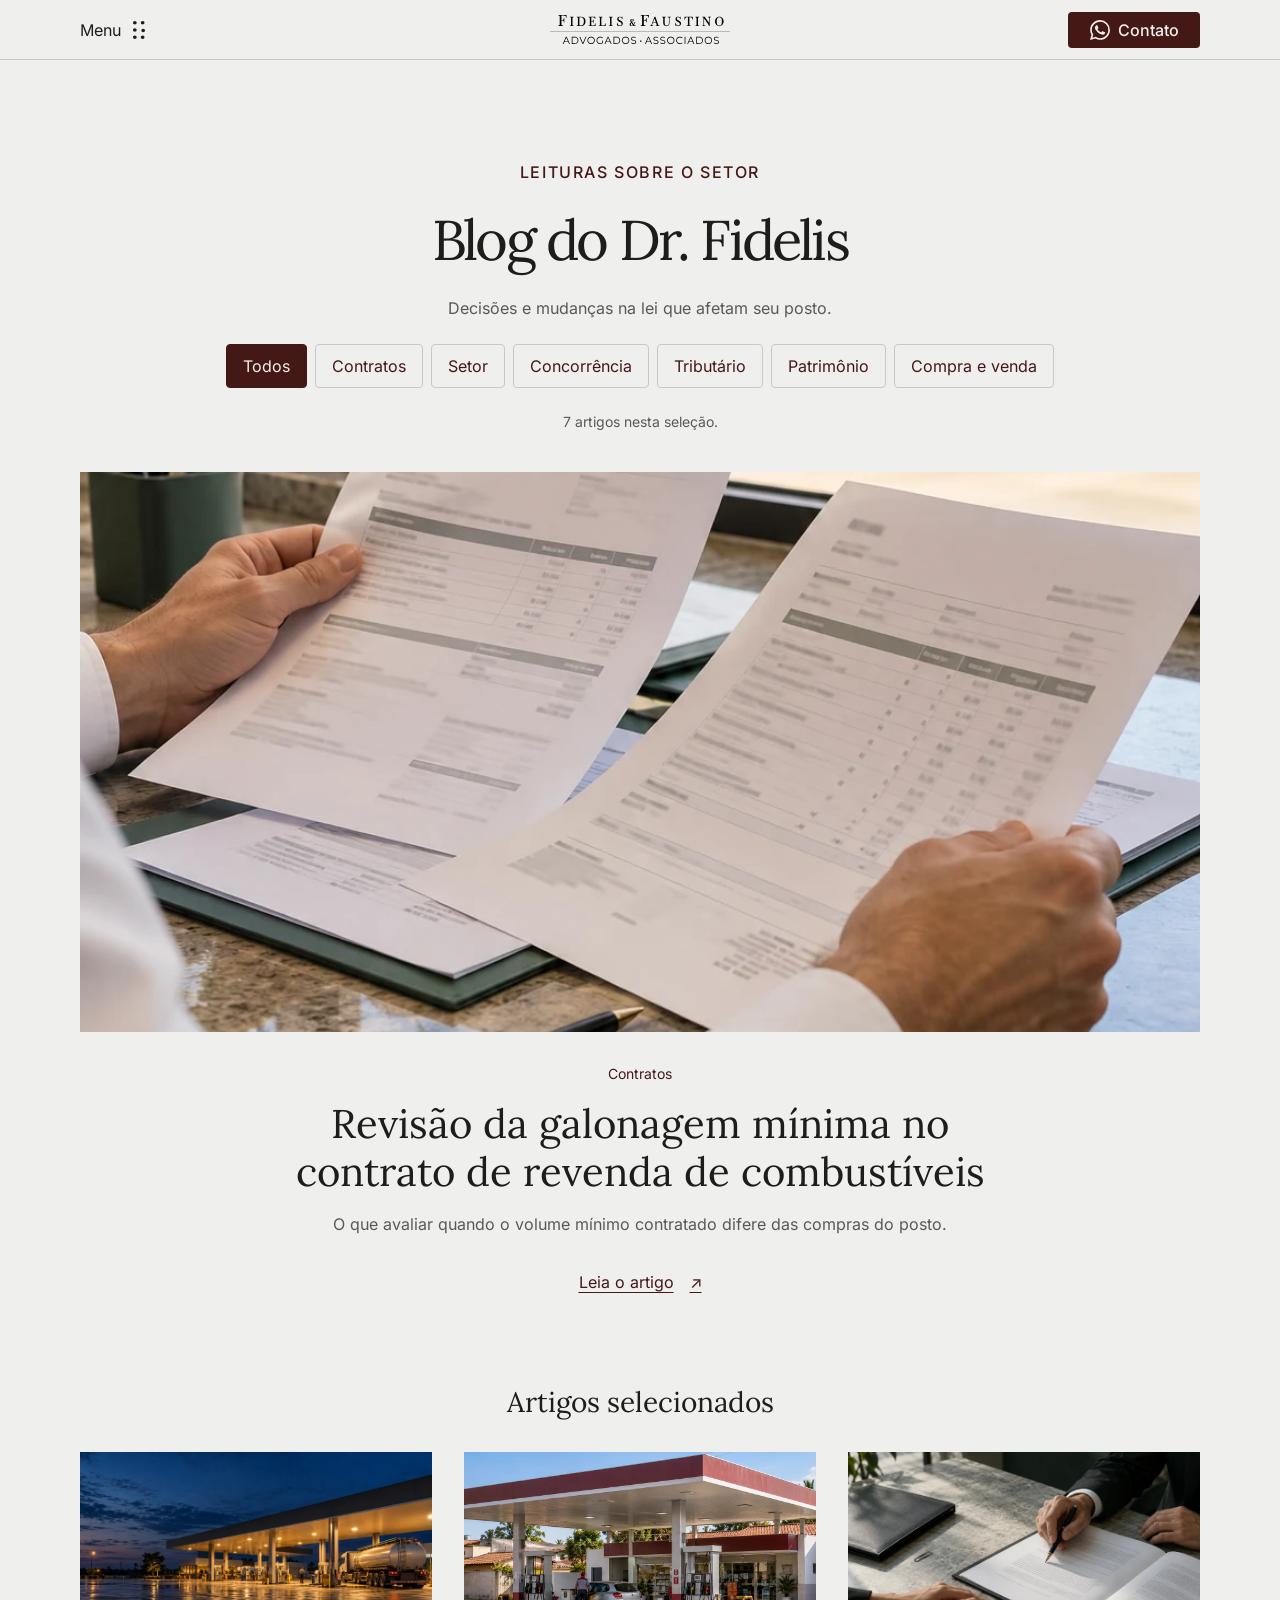
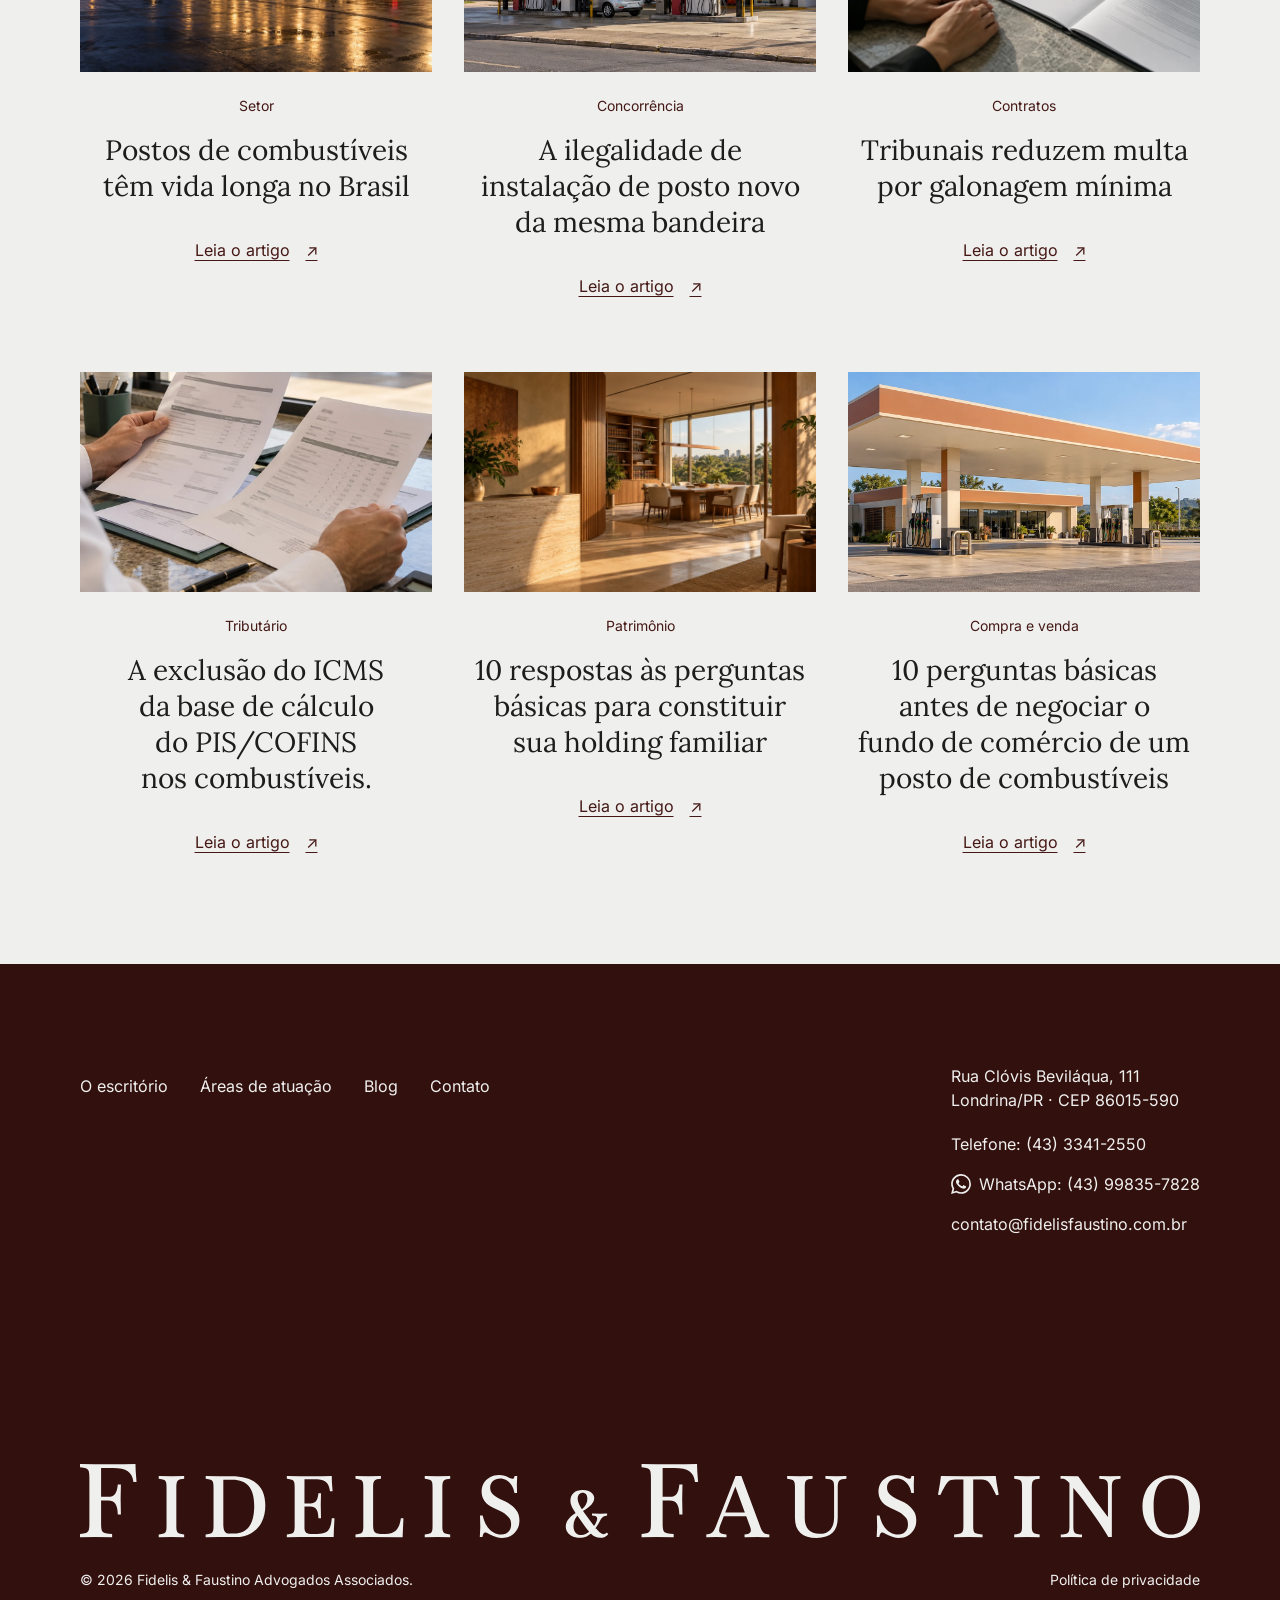
<file: blog.html>
<!doctype html>
<html lang="pt-BR">
<head>
  <meta charset="utf-8">
  <meta name="viewport" content="width=device-width, initial-scale=1">
  <meta name="description" content="Artigos sobre contratos com distribuidoras, questões do setor de combustíveis, tributos e organização patrimonial.">
  <meta name="theme-color" content="#EFEFEE">
  <title>Blog do Dr. Fidelis | Fidelis &amp; Faustino</title>
  <link rel="preload" href="assets/fonts/lora-400.ttf" as="font" type="font/ttf" crossorigin>
  <link rel="preload" href="assets/fonts/inter-400.ttf" as="font" type="font/ttf" crossorigin>
  <link rel="stylesheet" href="css/tailwind.css">
  <link rel="stylesheet" href="design_system/tokens.css">
  <link rel="stylesheet" href="css/frontend-tokens.css?v=a23fc5f1d89c">
  <link rel="stylesheet" href="css/custom.css?v=75cd3256c37d">
  <link rel="stylesheet" href="css/blog.css?v=8eb0a29900e4">
  <script src="js/blog.js" defer></script>
  <script src="js/main.js" defer></script>
</head>
<body class="blog-page">
  <a href="#conteudo" class="skip-link">Pular para o conteúdo</a>
  <header class="site-header">
    <div class="container header-inner flex items-center justify-between">
      <button type="button" id="menu-trigger" class="menu-trigger" aria-expanded="false" aria-controls="site-menu" aria-label="Abrir menu de navegação">
        <span class="menu-label">Menu</span>
        <img src="assets/figma/imgGroup.svg" alt="" width="12" height="18">
      </button>
      <a class="header-brand" href="index.html" aria-label="Fidelis &amp; Faustino, início">
        <img src="assets/figma/imgFidelisFaustinoVetorOriginal.svg" alt="Fidelis & Faustino Advogados Associados" width="180" height="29">
      </a>
      <a href="contato.html" class="header-contact"><span><i class="whatsapp-icon" aria-hidden="true"></i>Contato</span></a>
    </div>
  </header>
  <div id="site-menu" class="menu-backdrop" hidden>
    <nav class="menu-panel" aria-label="Navegação principal">
      <div class="container menu-layout grid">
        <div class="menu-links grid">
          <a href="escritorio.html">O escritório</a>
          <a href="areas.html">Áreas de atuação</a>
          <a href="virada-de-bandeira.html">Virada de bandeira</a>
          <a href="index.html#publicacao">Publicação</a>
          <a href="blog.html" aria-current="page">Blog</a>
          <a href="contato.html">Contato</a>
        </div>
        <img class="menu-photo" src="assets/figma/imgPanoramaPostoBrasileiroEstadoFinalDoReveal.webp" width="1440" height="706" alt="" loading="lazy">
      </div>
    </nav>
  </div>
  <main id="conteudo" tabindex="-1">
    <section id="inicio" class="blog-hero" aria-labelledby="blog-title">
      <div class="container">
        <p class="eyebrow" data-hero="eyebrow">LEITURAS SOBRE O SETOR</p>
        <h1 id="blog-title" class="display" data-hero="title">Blog do Dr. Fidelis</h1>
        <p class="blog-hero-summary" data-hero="body">Decisões e mudanças na lei que afetam seu posto.</p>
        <div class="blog-filters" role="group" aria-label="Filtrar artigos por categoria" data-blog-filters hidden><button type="button" class="blog-filter" data-blog-filter="todos" data-category="todos" aria-pressed="true">Todos</button>
<button type="button" class="blog-filter" data-blog-filter="contratos" data-category="contratos" aria-pressed="false">Contratos</button>
<button type="button" class="blog-filter" data-blog-filter="setor" data-category="setor" aria-pressed="false">Setor</button>
<button type="button" class="blog-filter" data-blog-filter="concorrencia" data-category="concorrencia" aria-pressed="false">Concorrência</button>
<button type="button" class="blog-filter" data-blog-filter="tributario" data-category="tributario" aria-pressed="false">Tributário</button>
<button type="button" class="blog-filter" data-blog-filter="patrimonio" data-category="patrimonio" aria-pressed="false">Patrimônio</button>
<button type="button" class="blog-filter" data-blog-filter="compra-venda" data-category="compra-venda" aria-pressed="false">Compra e venda</button></div>
        <p class="blog-count" data-blog-count role="status" aria-live="polite" aria-atomic="true">7 artigos nesta seleção.</p>
      </div>
    </section>
    <section class="blog-featured-section" data-blog-featured aria-label="Em destaque">
      <div class="container">
        <article class="blog-featured-article" data-blog-post data-post-id="galonagem-minima" data-category="contratos">
          <a href="artigo-galonagem.html" class="blog-feature-image" tabindex="-1" aria-hidden="true"><img src="assets/images/hero-v3/contrato-custo.webp" alt="Imagem ilustrativa para o artigo." width="1120" height="560" fetchpriority=high></a>
          <div class="blog-feature-copy"><p class="article-category">Contratos</p><h2 class="heading"><a href="artigo-galonagem.html">Revisão da galonagem mínima no contrato de revenda de combustíveis</a></h2><p class="body-secondary">O que avaliar quando o volume mínimo contratado difere das compras do posto.</p><a class="text-link blog-read-link" href="artigo-galonagem.html" aria-label="Leia o artigo: Revisão da galonagem mínima no contrato de revenda de combustíveis">Leia o artigo<span aria-hidden="true">↗</span></a></div>
        </article>
      </div>
    </section>
    <section class="blog-archive-section" data-blog-archive aria-labelledby="archive-title">
      <div class="container">
        <h2 id="archive-title" class="blog-list-heading">Artigos selecionados</h2>
        <div class="blog-post-grid" data-blog-grid data-visible="6">
          <article class="blog-post" data-blog-post data-post-id="vida-longa" data-category="setor">
          <a href="https://fidelisfaustino.com.br/postos-de-combustiveis-tem-vida-longa-no-brasil/" class="blog-post-image" tabindex="-1" aria-hidden="true"><img src="assets/images/hero-v2/combustiveis.webp" alt="Imagem ilustrativa para o artigo." width="1120" height="560" loading=lazy></a>
          <div class="blog-post-copy"><p class="article-category">Setor</p><h3 class="subheading"><a href="https://fidelisfaustino.com.br/postos-de-combustiveis-tem-vida-longa-no-brasil/">Postos de combustíveis têm vida longa no Brasil</a></h3><a class="text-link blog-read-link" href="https://fidelisfaustino.com.br/postos-de-combustiveis-tem-vida-longa-no-brasil/" aria-label="Leia o artigo: Postos de combustíveis têm vida longa no Brasil">Leia o artigo<span aria-hidden="true">↗</span></a></div>
        </article>
<article class="blog-post" data-blog-post data-post-id="mesma-bandeira" data-category="concorrencia">
          <a href="https://fidelisfaustino.com.br/a-ilegalidade-de-instalacao-de-posto-novo-da-mesma-bandeira/" class="blog-post-image" tabindex="-1" aria-hidden="true"><img src="assets/images/hero-v4/posto-brasileiro.webp" alt="Imagem ilustrativa para o artigo." width="1120" height="560" loading=lazy></a>
          <div class="blog-post-copy"><p class="article-category">Concorrência</p><h3 class="subheading"><a href="https://fidelisfaustino.com.br/a-ilegalidade-de-instalacao-de-posto-novo-da-mesma-bandeira/">A ilegalidade de instalação de posto novo da mesma bandeira</a></h3><a class="text-link blog-read-link" href="https://fidelisfaustino.com.br/a-ilegalidade-de-instalacao-de-posto-novo-da-mesma-bandeira/" aria-label="Leia o artigo: A ilegalidade de instalação de posto novo da mesma bandeira">Leia o artigo<span aria-hidden="true">↗</span></a></div>
        </article>
<article class="blog-post" data-blog-post data-post-id="multas-galonagem" data-category="contratos">
          <a href="https://fidelisfaustino.com.br/tribunais-reduzem-multa-por-galonagem-minima/" class="blog-post-image" tabindex="-1" aria-hidden="true"><img src="assets/images/hero-v2/juridico.webp" alt="Imagem ilustrativa para o artigo." width="1120" height="560" loading=lazy></a>
          <div class="blog-post-copy"><p class="article-category">Contratos</p><h3 class="subheading"><a href="https://fidelisfaustino.com.br/tribunais-reduzem-multa-por-galonagem-minima/">Tribunais reduzem multa por galonagem mínima</a></h3><a class="text-link blog-read-link" href="https://fidelisfaustino.com.br/tribunais-reduzem-multa-por-galonagem-minima/" aria-label="Leia o artigo: Tribunais reduzem multa por galonagem mínima">Leia o artigo<span aria-hidden="true">↗</span></a></div>
        </article>
<article class="blog-post" data-blog-post data-post-id="icms-pis-cofins" data-category="tributario">
          <a href="https://fidelisfaustino.com.br/a-exclusao-do-icms-da-base-de-calculo-do-pis-cofins-nos-combustiveis/" class="blog-post-image" tabindex="-1" aria-hidden="true"><img src="assets/images/hero-v3/contrato-custo.webp" alt="Imagem ilustrativa para o artigo." width="1120" height="560" loading=lazy></a>
          <div class="blog-post-copy"><p class="article-category">Tributário</p><h3 class="subheading"><a href="https://fidelisfaustino.com.br/a-exclusao-do-icms-da-base-de-calculo-do-pis-cofins-nos-combustiveis/">A exclusão do ICMS da base de cálculo do PIS/COFINS nos combustíveis.</a></h3><a class="text-link blog-read-link" href="https://fidelisfaustino.com.br/a-exclusao-do-icms-da-base-de-calculo-do-pis-cofins-nos-combustiveis/" aria-label="Leia o artigo: A exclusão do ICMS da base de cálculo do PIS/COFINS nos combustíveis.">Leia o artigo<span aria-hidden="true">↗</span></a></div>
        </article>
<article class="blog-post" data-blog-post data-post-id="holding-familiar" data-category="patrimonio">
          <a href="https://fidelisfaustino.com.br/10-repostas-as-perguntas-basicas-de-voce-constituir-sua-holding-familiar/" class="blog-post-image" tabindex="-1" aria-hidden="true"><img src="assets/images/hero-v2/escritorio.webp" alt="Imagem ilustrativa para o artigo." width="1120" height="560" loading=lazy></a>
          <div class="blog-post-copy"><p class="article-category">Patrimônio</p><h3 class="subheading"><a href="https://fidelisfaustino.com.br/10-repostas-as-perguntas-basicas-de-voce-constituir-sua-holding-familiar/">10 respostas às perguntas básicas para constituir sua holding familiar</a></h3><a class="text-link blog-read-link" href="https://fidelisfaustino.com.br/10-repostas-as-perguntas-basicas-de-voce-constituir-sua-holding-familiar/" aria-label="Leia o artigo: 10 respostas às perguntas básicas para constituir sua holding familiar">Leia o artigo<span aria-hidden="true">↗</span></a></div>
        </article>
<article class="blog-post" data-blog-post data-post-id="fundo-comercio" data-category="compra-venda">
          <a href="https://fidelisfaustino.com.br/10-perguntas-basicas-antes-de-negociar-o-fundo-de-comercio-de-um-posto-de-combustiveis/" class="blog-post-image" tabindex="-1" aria-hidden="true"><img src="assets/images/hero-v3/posto-dia.webp" alt="Imagem ilustrativa para o artigo." width="1120" height="560" loading=lazy></a>
          <div class="blog-post-copy"><p class="article-category">Compra e venda</p><h3 class="subheading"><a href="https://fidelisfaustino.com.br/10-perguntas-basicas-antes-de-negociar-o-fundo-de-comercio-de-um-posto-de-combustiveis/">10 perguntas básicas antes de negociar o fundo de comércio de um posto de combustíveis</a></h3><a class="text-link blog-read-link" href="https://fidelisfaustino.com.br/10-perguntas-basicas-antes-de-negociar-o-fundo-de-comercio-de-um-posto-de-combustiveis/" aria-label="Leia o artigo: 10 perguntas básicas antes de negociar o fundo de comércio de um posto de combustíveis">Leia o artigo<span aria-hidden="true">↗</span></a></div>
        </article>
        </div>
      </div>
    </section>
    <section class="blog-empty" data-blog-empty hidden aria-labelledby="blog-empty-title"><div class="container"><h2 id="blog-empty-title" class="heading">Nenhum artigo nesta seleção</h2><p class="body-secondary">Selecione outra categoria para continuar a leitura.</p></div></section>
  </main>
  <footer class="section site-footer">
    <div class="container footer-inner">
      <div class="footer-top flex justify-between">
        <nav class="footer-nav flex" aria-label="Navegação do rodapé"><a href="escritorio.html">O escritório</a><a href="areas.html">Áreas de atuação</a><a href="blog.html" aria-current="page">Blog</a><a href="contato.html">Contato</a></nav>
        <div class="footer-contact-info">
          <address>Rua Clóvis Beviláqua, 111<br>Londrina/PR · CEP 86015-590</address>
          <div class="footer-contact-links">
            <a href="tel:+554333412550">Telefone: (43) 3341-2550</a>
            <a href="https://wa.me/5543998357828" target="_blank" rel="noopener noreferrer"><i class="whatsapp-icon" aria-hidden="true"></i>WhatsApp: (43) 99835-7828<span class="sr-only"> (abre em nova aba)</span></a>
            <a href="mailto:contato@fidelisfaustino.com.br">contato@fidelisfaustino.com.br</a>
          </div>
        </div>
      </div>
      <div class="footer-brand-block">
        <a href="#inicio" aria-label="Fidelis & Faustino, voltar ao início"><img class="footer-wordmark" src="assets/figma/imgFidelisFaustinoAssinaturaVetorialOriginal1280Px.svg" width="1280" height="84" alt="Fidelis & Faustino" loading="lazy"></a>
        <div class="footer-bottom flex justify-between"><p>© 2026 Fidelis & Faustino Advogados Associados.</p><button class="privacy-trigger" type="button" data-open-dialog="privacy-dialog">Política de privacidade</button></div>
      </div>
    </div>
  </footer>
  <div class="back-top-slot"><a class="back-to-top" href="#inicio" hidden aria-label="Voltar ao topo"><span aria-hidden="true">↑</span></a></div>
  <dialog id="channel-dialog" class="notice-dialog" aria-labelledby="channel-title">
    <div class="stack"><h2 id="channel-title">Canal de atendimento</h2><p>Canal de atendimento em configuração nesta prévia. Você pode enviar um e-mail para <a class="text-link" href="mailto:contato@fidelisfaustino.com.br">contato@fidelisfaustino.com.br</a>.</p><button type="button" class="button notice-close" data-close-dialog>Fechar</button></div>
  </dialog>
  <dialog id="privacy-dialog" class="notice-dialog" aria-labelledby="privacy-title">
    <div class="stack"><h2 id="privacy-title">Privacidade nesta prévia</h2><p>O formulário é demonstrativo. Os dados digitados permanecem nesta página e não são enviados nem armazenados.</p><p>A política de privacidade será disponibilizada antes da ativação do formulário.</p><button type="button" class="button notice-close" data-close-dialog>Fechar</button></div>
  </dialog>
</body>
</html>
</file>
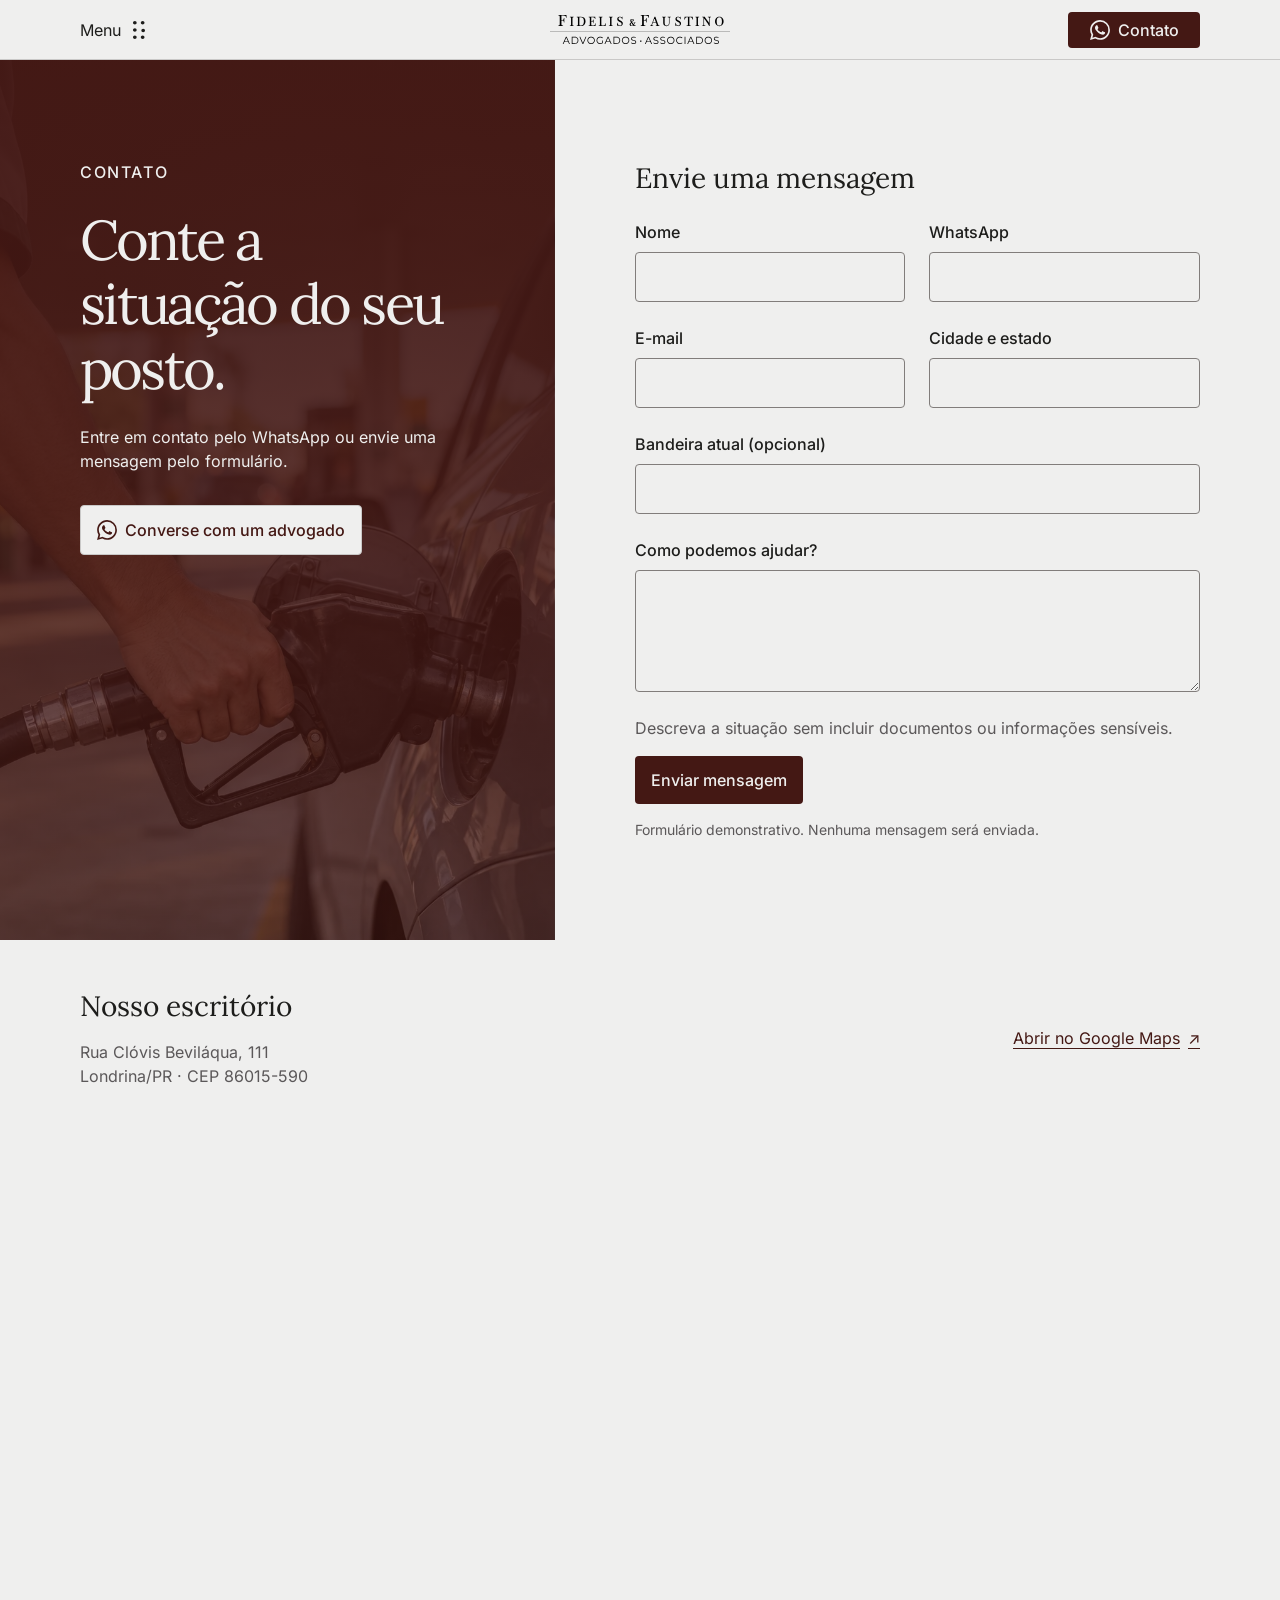
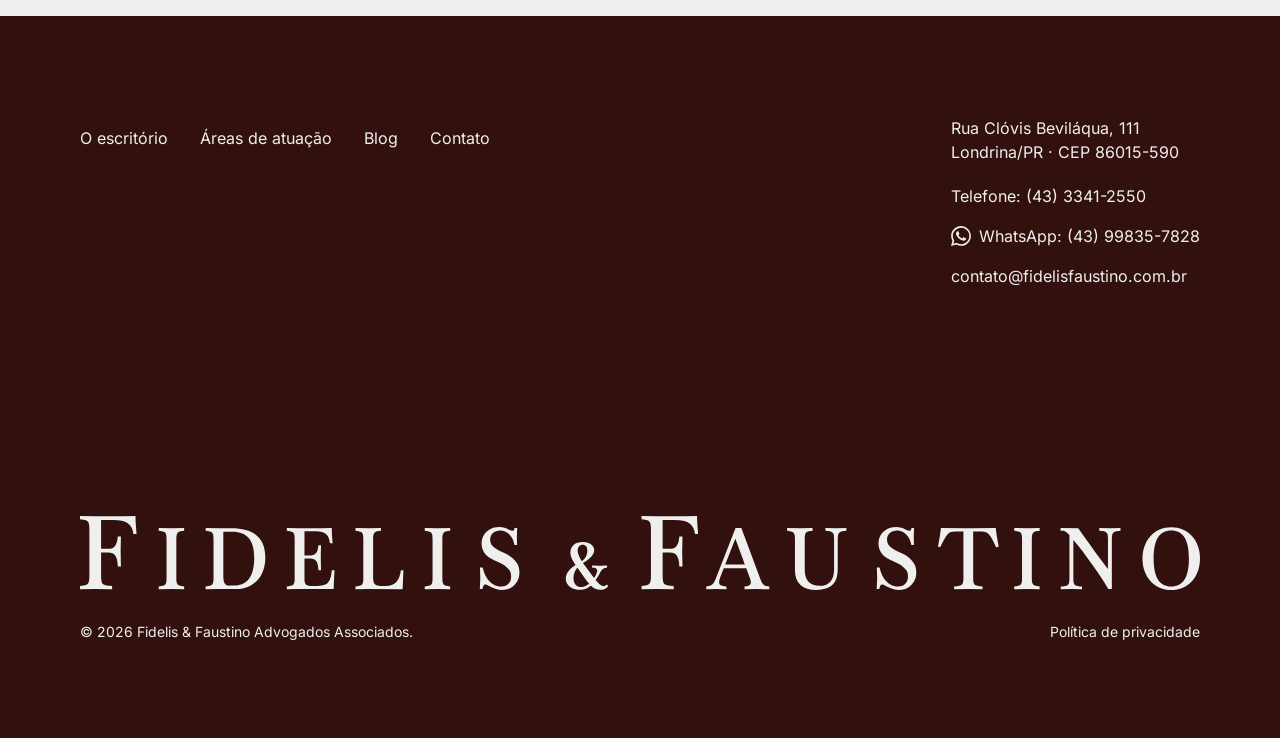
<file: contato.html>
<!doctype html>
<html lang="pt-BR">
<head>
  <meta charset="utf-8">
  <meta name="viewport" content="width=device-width, initial-scale=1">
  <meta name="description" content="Entre em contato com Fidelis &amp; Faustino Advogados Associados e conheça a localização do escritório em Londrina/PR.">
  <meta name="theme-color" content="#EFEFEE">
  <title>Contato | Fidelis &amp; Faustino Advogados Associados</title>
  <link rel="preload" href="assets/fonts/lora-400.ttf" as="font" type="font/ttf" crossorigin>
  <link rel="preload" href="assets/fonts/inter-400.ttf" as="font" type="font/ttf" crossorigin>
  <link rel="stylesheet" href="css/tailwind.css">
  <link rel="stylesheet" href="design_system/tokens.css">
  <link rel="stylesheet" href="css/frontend-tokens.css?v=a23fc5f1d89c">
  <link rel="stylesheet" href="css/custom.css?v=75cd3256c37d">
  <link rel="stylesheet" href="css/contato.css">
  <script src="js/main.js" defer></script>
</head>
<body class="contact-page">
  <a href="#conteudo" class="skip-link">Pular para o conteúdo</a>
  <header class="site-header">
    <div class="container header-inner flex items-center justify-between">
      <button type="button" id="menu-trigger" class="menu-trigger" aria-expanded="false" aria-controls="site-menu" aria-label="Abrir menu de navegação">
        <span class="menu-label">Menu</span>
        <img src="assets/figma/imgGroup.svg" alt="" width="12" height="18">
      </button>
      <a class="header-brand" href="index.html" aria-label="Fidelis & Faustino, início">
        <img src="assets/figma/imgFidelisFaustinoVetorOriginal.svg" alt="Fidelis & Faustino Advogados Associados" width="180" height="29">
      </a>
      <a href="#inicio" aria-current="page" class="header-contact"><span><i class="whatsapp-icon" aria-hidden="true"></i>Contato</span></a>
    </div>
  </header>
  <div id="site-menu" class="menu-backdrop" hidden>
    <nav class="menu-panel" aria-label="Navegação principal">
      <div class="container menu-layout grid">
        <div class="menu-links grid">
          <a href="escritorio.html">O escritório</a>
          <a href="areas.html">Áreas de atuação</a>
          <a href="virada-de-bandeira.html">Virada de bandeira</a>
          <a href="index.html#publicacao">Publicação</a>
          <a href="blog.html">Blog</a>
          <a href="#inicio" aria-current="page">Contato</a>
        </div>
        <img class="menu-photo" src="assets/figma/imgPanoramaPostoBrasileiroEstadoFinalDoReveal.webp" width="1440" height="706" alt="" loading="lazy">
      </div>
    </nav>
  </div>
  <main id="conteudo" tabindex="-1">
    <div id="inicio">
    <section id="contato" class="contact" aria-labelledby="contact-title" data-section="12" data-figma-node="140:107">
      <div class="contact-grid grid">
        <div class="stack contact-invite inverse">
          <div class="intro" data-reveal><p class="eyebrow">CONTATO</p><h1 id="contact-title" class="display">Conte a situação do seu posto.</h1><p>Entre em contato pelo WhatsApp ou envie uma mensagem pelo formulário.</p></div>
          <div class="contact-channel" data-reveal><button type="button" class="button button-secondary" data-open-dialog="channel-dialog"><i class="whatsapp-icon" aria-hidden="true"></i>Converse com um advogado</button></div>
        </div>
        <div class="contact-form-panel">
          <form class="contact-form" id="contact-form" aria-describedby="form-demo-note">
            <h2 class="subheading">Envie uma mensagem</h2>
            <div class="form-fields grid">
              <div class="field"><label for="contact-name">Nome</label><input id="contact-name" name="nome" type="text" autocomplete="name" required minlength="2"></div>
              <div class="field"><label for="contact-phone">WhatsApp</label><input id="contact-phone" name="whatsapp" type="tel" autocomplete="tel" inputmode="tel" required pattern="[+0-9\(\) .\-]{8,20}" title="Informe um telefone com DDD."></div>
              <div class="field"><label for="contact-email">E-mail</label><input id="contact-email" name="email" type="email" autocomplete="email" required></div>
              <div class="field"><label for="contact-city">Cidade e estado</label><input id="contact-city" name="cidade" type="text" autocomplete="address-level2" required minlength="2"></div>
              <div class="field field-wide"><label for="contact-brand">Bandeira atual (opcional)</label><input id="contact-brand" name="bandeira" type="text" autocomplete="off"></div>
              <div class="field field-wide"><label for="contact-message">Como podemos ajudar?</label><textarea id="contact-message" name="mensagem" rows="4" required minlength="10" aria-describedby="message-guidance"></textarea></div>
            </div>
            <div class="form-actions"><p id="message-guidance" class="body-secondary">Descreva a situação sem incluir documentos ou informações sensíveis.</p><button class="button" type="submit" disabled>Enviar mensagem</button><p class="form-note" id="form-demo-note">Formulário demonstrativo. Nenhuma mensagem será enviada.</p><p class="form-status" id="form-status" role="status" aria-live="polite" hidden></p><noscript><p class="form-note">Ative o JavaScript para testar o formulário demonstrativo.</p></noscript></div>
          </form>
        </div>
      </div>
    </section>
    </div>
    <section id="localizacao" class="contact-location" aria-labelledby="location-title">
      <div class="contact-location-header">
        <div class="container contact-location-head">
          <div class="contact-location-copy"><h2 id="location-title" class="heading">Nosso escritório</h2><address>Rua Clóvis Beviláqua, 111<br>Londrina/PR · CEP 86015-590</address></div>
          <a class="text-link" href="https://www.google.com/maps/search/?api=1&amp;query=Rua%20Cl%C3%B3vis%20Bevil%C3%A1qua%2C%20111%2C%20Londrina%20PR%2086015-590" target="_blank" rel="noopener noreferrer">Abrir no Google Maps<span aria-hidden="true"> ↗</span><span class="sr-only"> (abre em nova aba)</span></a>
        </div>
      </div>
      <iframe class="contact-map" data-contact-map src="https://maps.google.com/maps?q=Rua%20Cl%C3%B3vis%20Bevil%C3%A1qua%2C%20111%2C%20Londrina%20PR%2086015-590&amp;t=m&amp;z=17&amp;output=embed&amp;hl=pt-BR" title="Localização de Fidelis &amp; Faustino: Rua Clóvis Beviláqua, 111, Londrina/PR" loading="lazy" referrerpolicy="no-referrer-when-downgrade" allowfullscreen></iframe>
    </section>
  </main>
  <footer class="section site-footer" data-section="13" data-figma-node="145:124">
    <div class="container footer-inner">
      <div class="footer-top flex justify-between">
        <nav class="footer-nav flex" aria-label="Navegação do rodapé"><a href="escritorio.html">O escritório</a><a href="areas.html">Áreas de atuação</a><a href="blog.html">Blog</a><a href="#inicio" aria-current="page">Contato</a></nav>
        <div class="footer-contact-info">
          <address>Rua Clóvis Beviláqua, 111<br>Londrina/PR · CEP 86015-590</address>
          <div class="footer-contact-links">
            <a href="tel:+554333412550">Telefone: (43) 3341-2550</a>
            <a href="https://wa.me/5543998357828" target="_blank" rel="noopener noreferrer"><i class="whatsapp-icon" aria-hidden="true"></i>WhatsApp: (43) 99835-7828<span class="sr-only"> (abre em nova aba)</span></a>
            <a href="mailto:contato@fidelisfaustino.com.br">contato@fidelisfaustino.com.br</a>
          </div>
        </div>
      </div>
      <div class="footer-brand-block">
        <a href="#inicio" aria-label="Fidelis & Faustino, voltar ao início"><img class="footer-wordmark" src="assets/figma/imgFidelisFaustinoAssinaturaVetorialOriginal1280Px.svg" width="1280" height="84" alt="Fidelis & Faustino" loading="lazy"></a>
        <div class="footer-bottom flex justify-between"><p>© 2026 Fidelis & Faustino Advogados Associados.</p><button class="privacy-trigger" type="button" data-open-dialog="privacy-dialog">Política de privacidade</button></div>
      </div>
    </div>
  </footer>
  <div class="back-top-slot"><a class="back-to-top" href="#inicio" hidden aria-label="Voltar ao topo"><span aria-hidden="true">↑</span></a></div>
  <dialog id="channel-dialog" class="notice-dialog" aria-labelledby="channel-title">
    <div class="stack"><h2 id="channel-title">Canal de atendimento</h2><p>Canal de atendimento em configuração nesta prévia. Você pode enviar um e-mail para <a class="text-link" href="mailto:contato@fidelisfaustino.com.br">contato@fidelisfaustino.com.br</a>.</p><button type="button" class="button notice-close" data-close-dialog>Fechar</button></div>
  </dialog>
  <dialog id="privacy-dialog" class="notice-dialog" aria-labelledby="privacy-title">
    <div class="stack"><h2 id="privacy-title">Privacidade nesta prévia</h2><p>O formulário é demonstrativo. Os dados digitados permanecem nesta página e não são enviados nem armazenados.</p><p>A política de privacidade será disponibilizada antes da ativação do formulário.</p><button type="button" class="button notice-close" data-close-dialog>Fechar</button></div>
  </dialog>
</body>
</html>
</file>
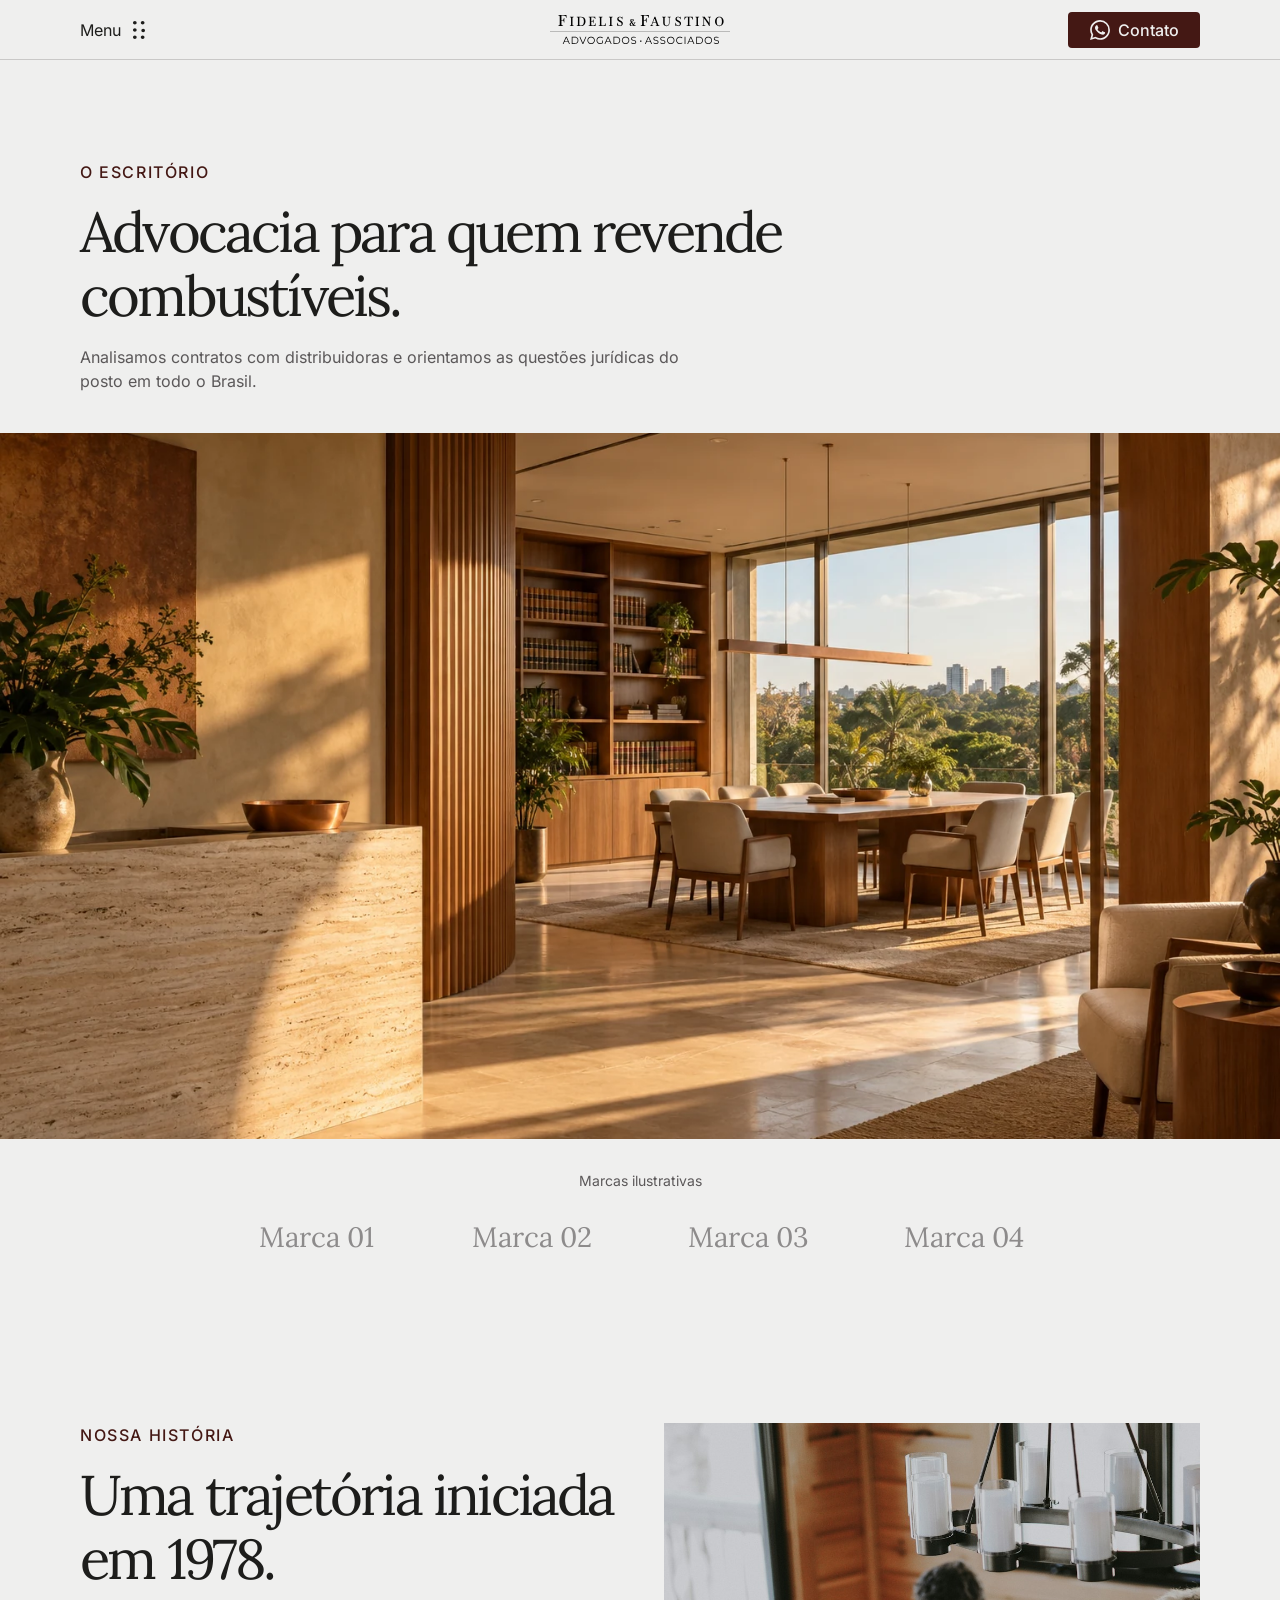
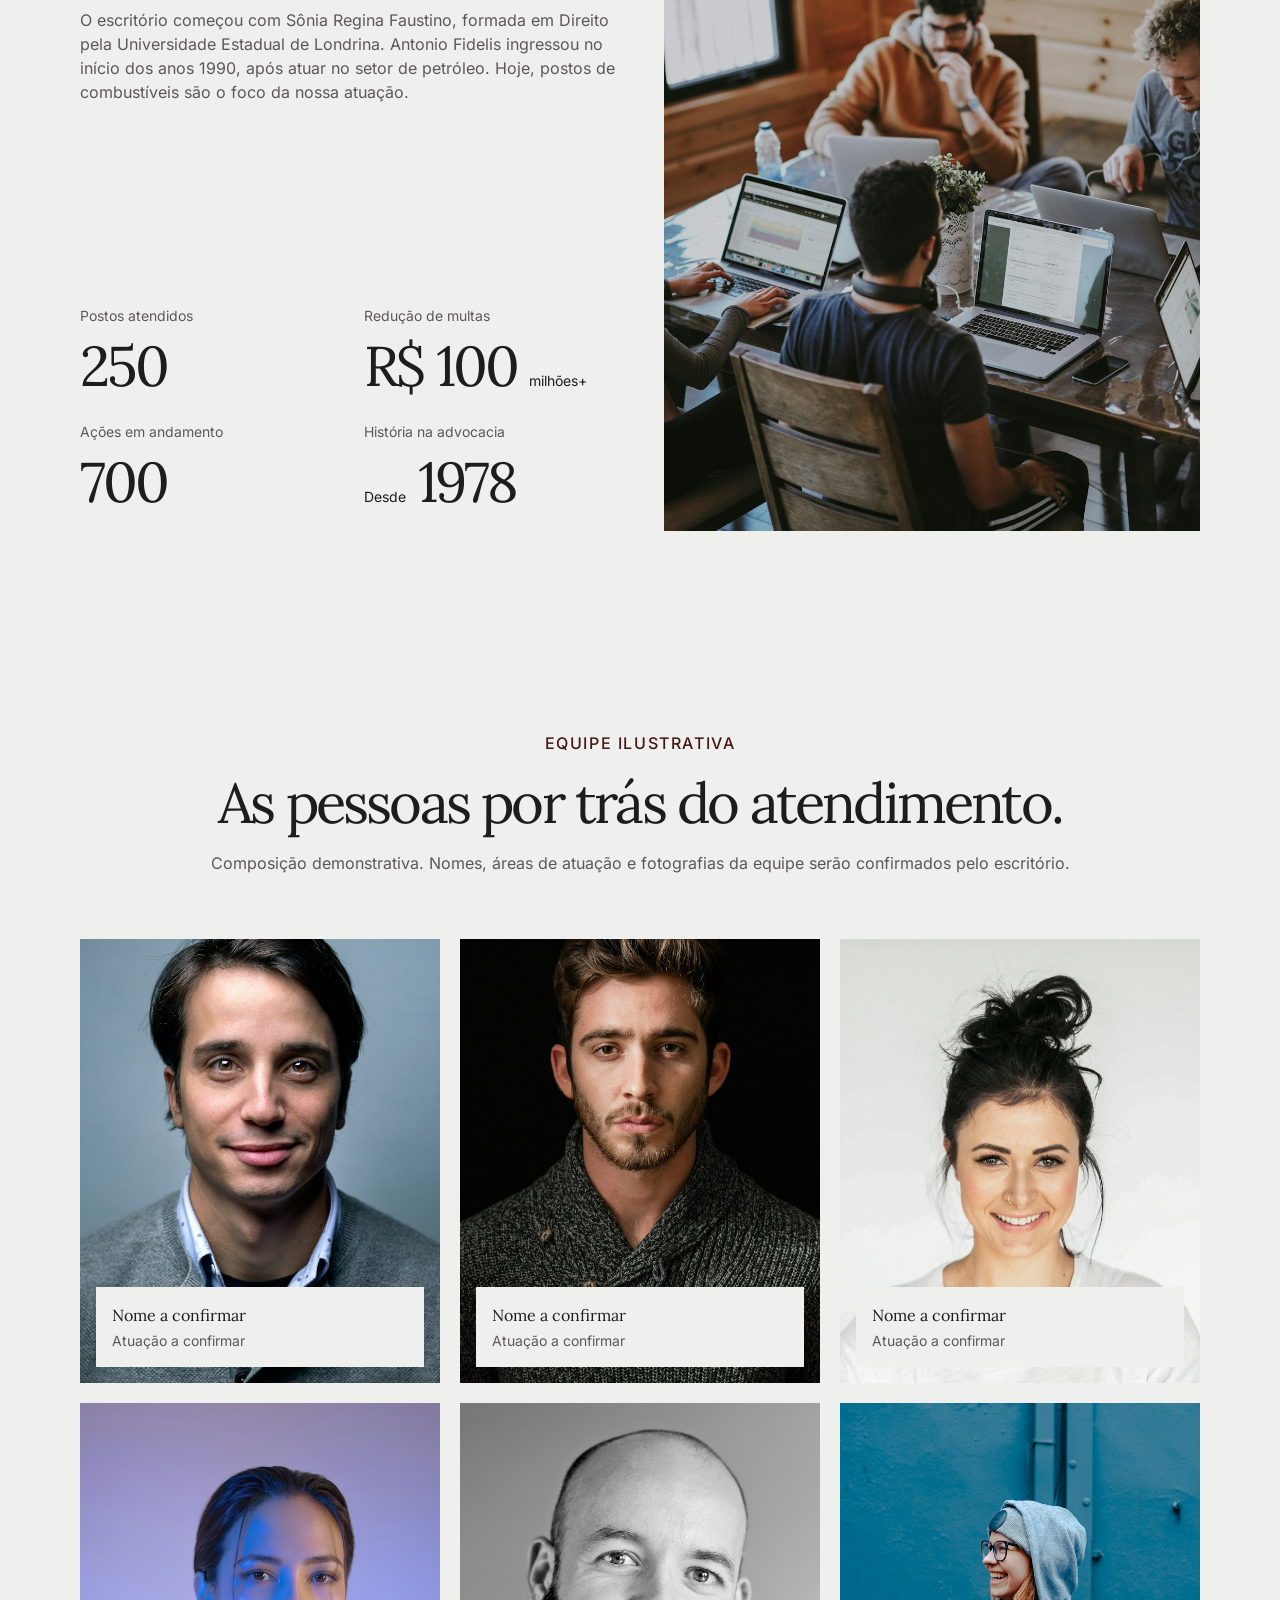
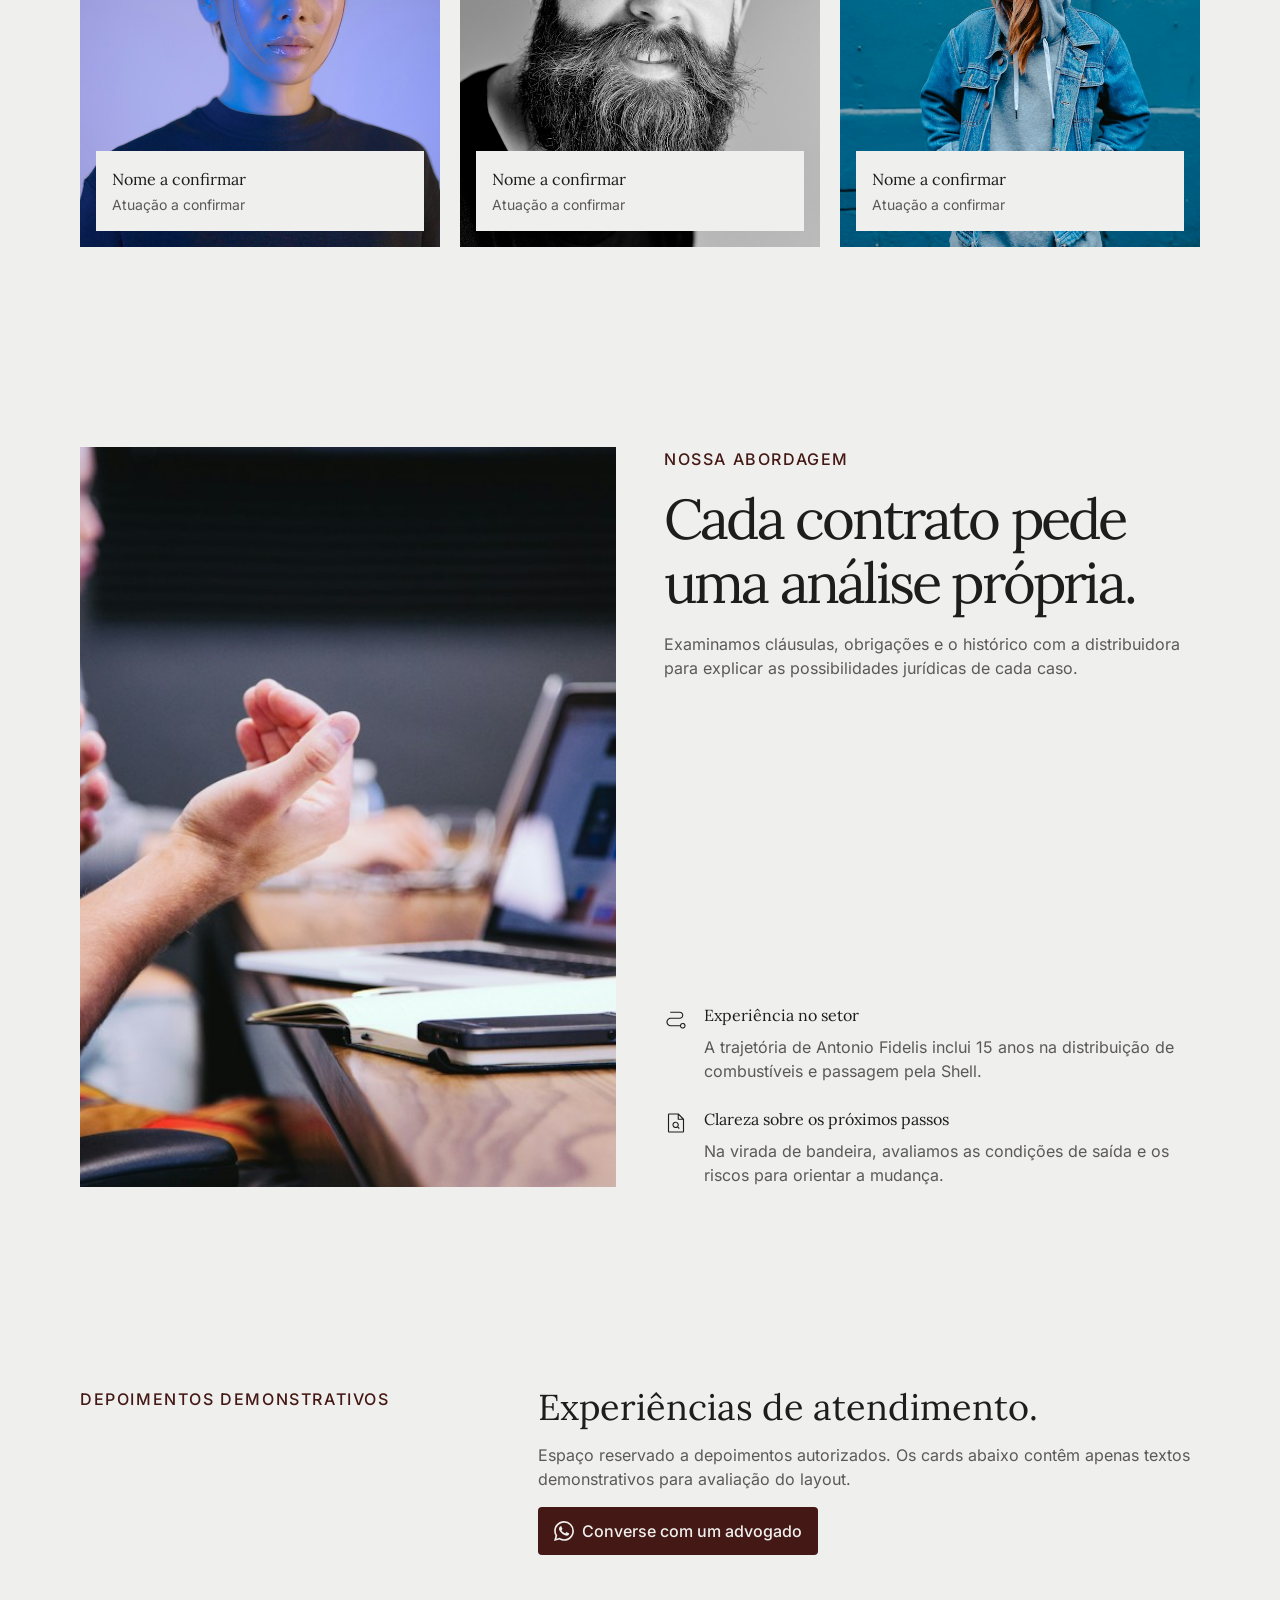
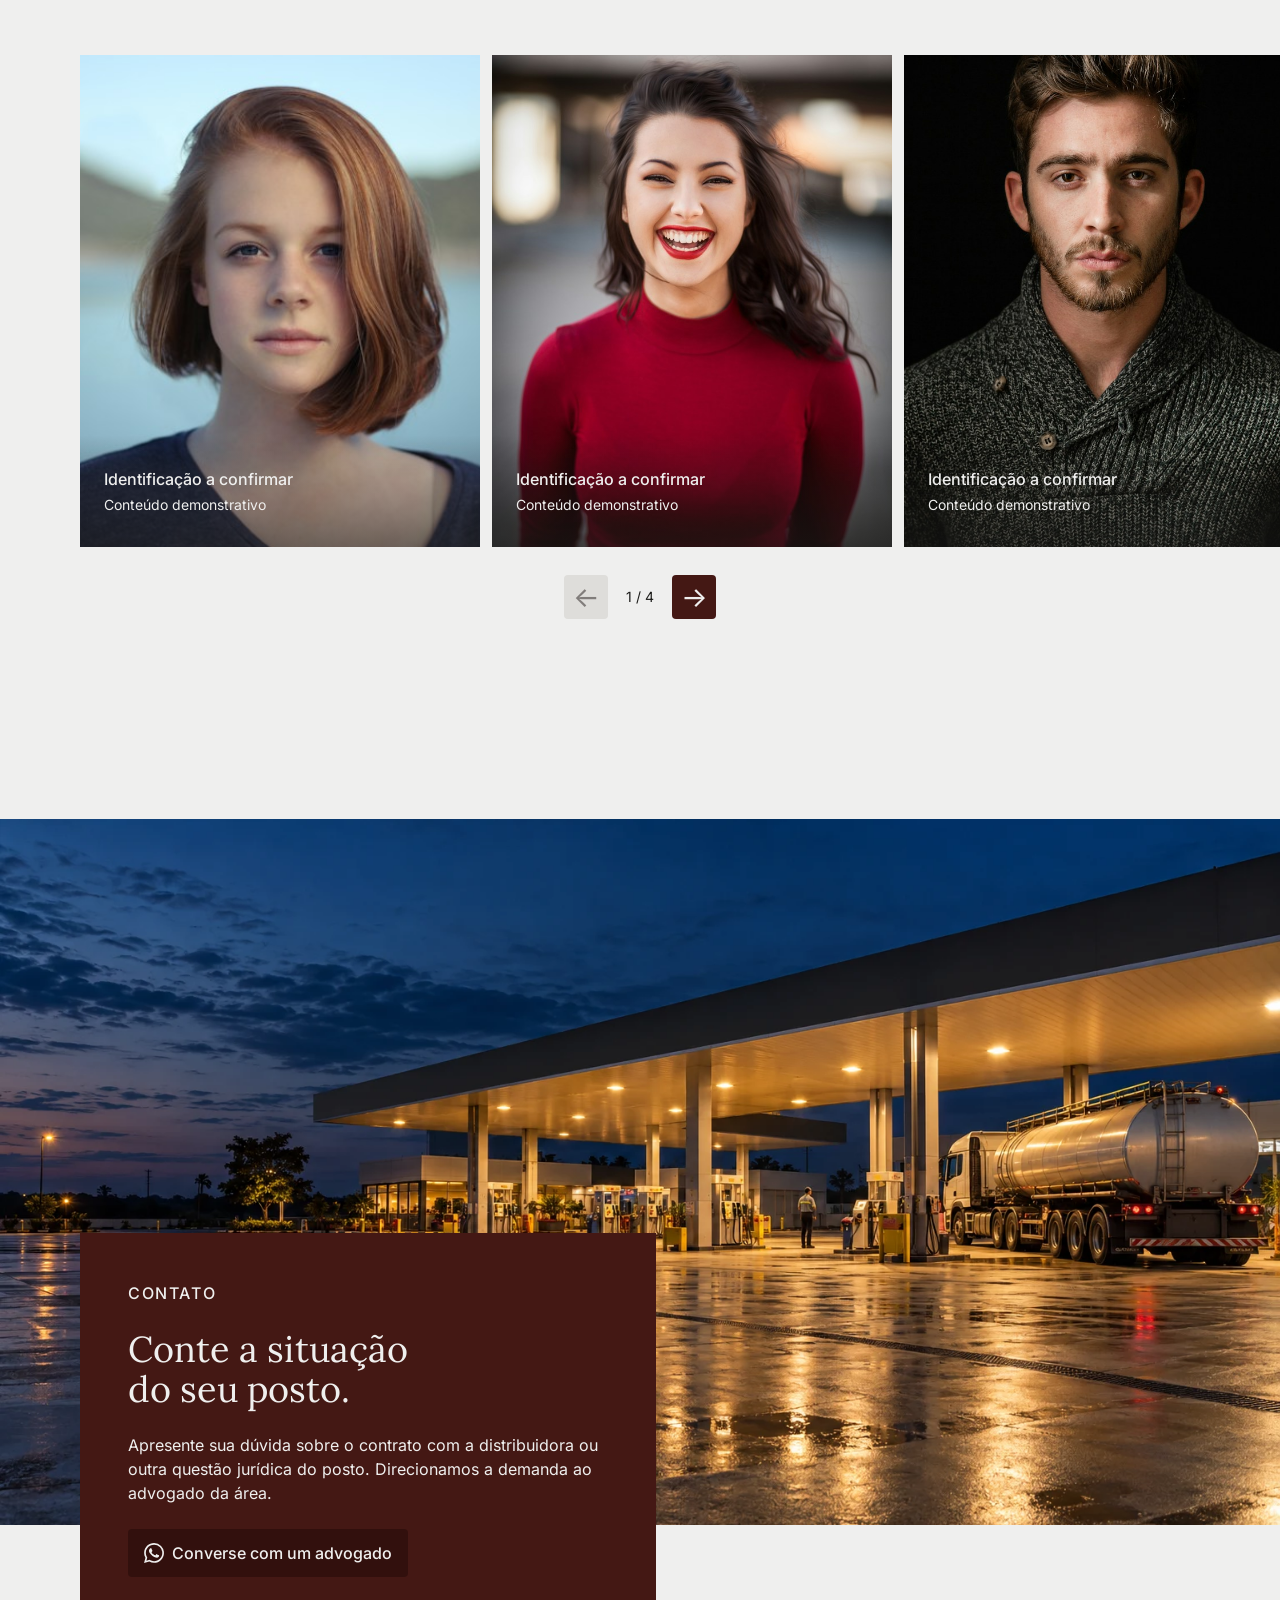
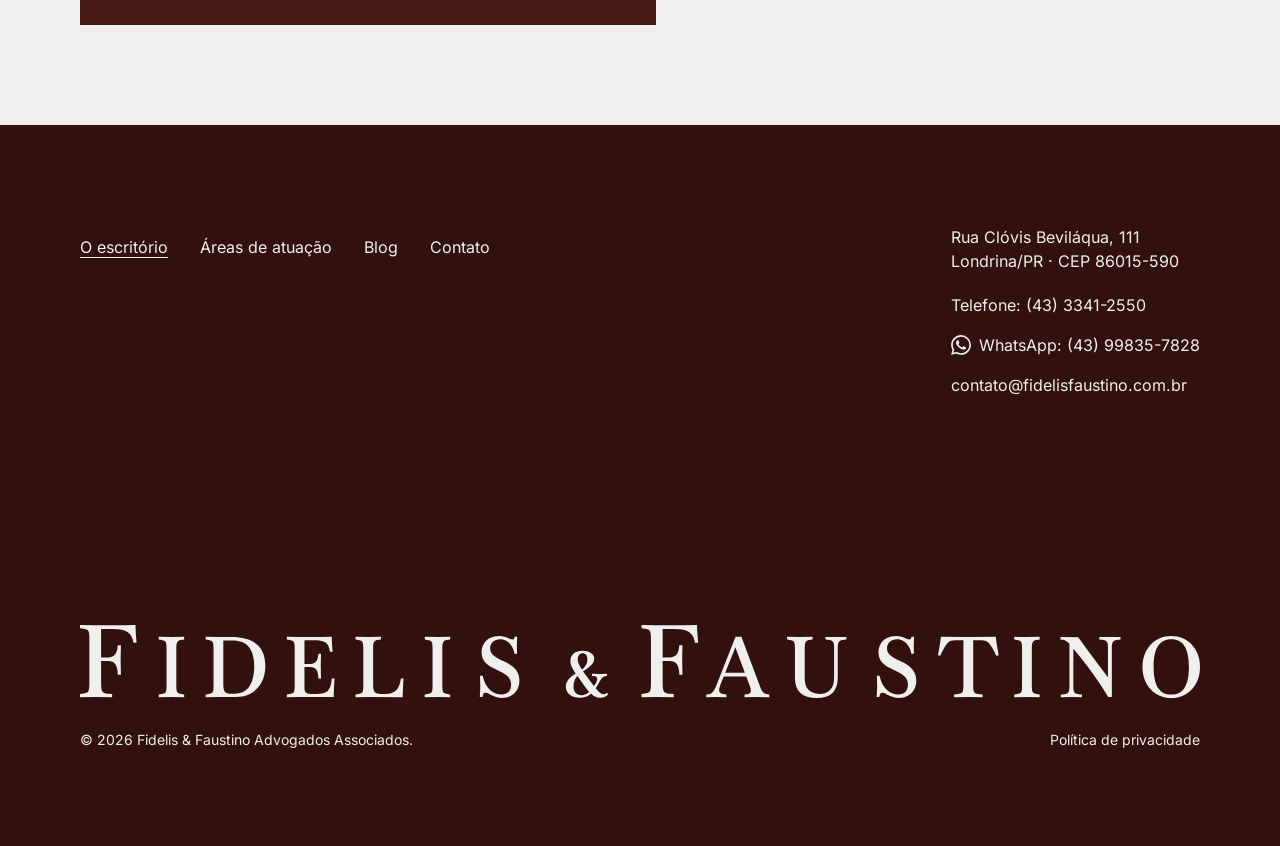
<file: escritorio.html>
<!doctype html>
<html lang="pt-BR">
<head>
  <meta charset="utf-8">
  <meta name="viewport" content="width=device-width, initial-scale=1">
  <meta name="description" content="Conheça a trajetória de Fidelis &amp; Faustino, iniciada em 1978, e a atuação jurídica para postos de combustíveis em todo o Brasil.">
  <meta name="theme-color" content="#EFEFEE">
  <title>O escritório | Fidelis &amp; Faustino Advogados Associados</title>
  <link rel="preload" href="assets/fonts/lora-400.ttf" as="font" type="font/ttf" crossorigin>
  <link rel="preload" href="assets/fonts/inter-400.ttf" as="font" type="font/ttf" crossorigin>
  <link rel="stylesheet" href="css/tailwind.css">
  <link rel="stylesheet" href="design_system/tokens.css">
  <link rel="stylesheet" href="css/frontend-tokens.css?v=a23fc5f1d89c">
  <link rel="stylesheet" href="css/custom.css?v=75cd3256c37d">
  <link rel="stylesheet" href="css/escritorio.css?v=1fa6c62afa08">
  <script src="js/escritorio.js" defer></script>
  <script src="js/main.js" defer></script>
</head>
<body class="office-page">
  <a href="#conteudo" class="skip-link">Pular para o conteúdo</a>
  <header class="site-header">
    <div class="container header-inner flex items-center justify-between">
      <button type="button" id="menu-trigger" class="menu-trigger" aria-expanded="false" aria-controls="site-menu" aria-label="Abrir menu de navegação">
        <span class="menu-label">Menu</span>
        <img src="assets/figma/imgGroup.svg" alt="" width="12" height="18">
      </button>
      <a class="header-brand" href="index.html" aria-label="Fidelis &amp; Faustino, início">
        <img src="assets/figma/imgFidelisFaustinoVetorOriginal.svg" alt="Fidelis & Faustino Advogados Associados" width="180" height="29">
      </a>
      <a href="contato.html" class="header-contact"><span><i class="whatsapp-icon" aria-hidden="true"></i>Contato</span></a>
    </div>
  </header>
  <div id="site-menu" class="menu-backdrop" hidden>
    <nav class="menu-panel" aria-label="Navegação principal">
      <div class="container menu-layout grid">
        <div class="menu-links grid">
          <a href="escritorio.html" aria-current="page">O escritório</a>
          <a href="areas.html">Áreas de atuação</a>
          <a href="virada-de-bandeira.html">Virada de bandeira</a>
          <a href="index.html#publicacao">Publicação</a>
          <a href="blog.html">Blog</a>
          <a href="contato.html">Contato</a>
        </div>
        <img class="menu-photo" src="assets/figma/imgPanoramaPostoBrasileiroEstadoFinalDoReveal.webp" width="1440" height="706" alt="" loading="lazy">
      </div>
    </nav>
  </div>
  <main id="conteudo" tabindex="-1">
    <section id="inicio" class="about-hero" aria-labelledby="office-title">
      <div class="container">
        <p class="eyebrow" data-hero="eyebrow">O ESCRITÓRIO</p>
        <h1 id="office-title" class="display" data-hero="title">Advocacia para quem revende combustíveis.</h1>
        <p class="body-secondary" data-hero="body">Analisamos contratos com distribuidoras e orientamos as questões jurídicas do posto em todo o Brasil.</p>
      </div>
    </section>
    <img class="about-panorama" src="assets/images/hero-v2/escritorio.webp" width="1536" height="1024" fetchpriority="high" alt="Imagem ilustrativa de um escritório, criada com inteligência artificial.">

    <section class="about-logos" aria-label="Marcas ilustrativas">
      <div class="container"><p class="about-placeholder-note">Marcas ilustrativas</p><ul class="about-logo-row"><li class="about-logo">Marca 01</li><li class="about-logo">Marca 02</li><li class="about-logo">Marca 03</li><li class="about-logo">Marca 04</li></ul></div>
    </section>

    <section id="historia" class="about-section about-history" aria-labelledby="history-title">
      <div class="container about-columns">
        <div class="about-column-copy" data-reveal>
          <div class="about-intro"><p class="eyebrow">NOSSA HISTÓRIA</p><h2 id="history-title" class="display">Uma trajetória iniciada em 1978.</h2><p class="body-secondary">O escritório começou com Sônia Regina Faustino, formada em Direito pela Universidade Estadual de Londrina. Antonio Fidelis ingressou no início dos anos 1990, após atuar no setor de petróleo. Hoje, postos de combustíveis são o foco da nossa atuação.</p></div>
          <dl class="about-stats" aria-label="Indicadores provisórios para avaliação"><div class="about-stat"><dt>Postos atendidos</dt><dd>250</dd></div><div class="about-stat"><dt>Redução de multas</dt><dd>R$ 100 <span class="about-stat-unit">milhões+</span></dd></div><div class="about-stat"><dt>Ações em andamento</dt><dd>700</dd></div><div class="about-stat"><dt>História na advocacia</dt><dd><span class="about-stat-unit">Desde</span> 1978</dd></div></dl>
        </div>
        <img class="about-history-photo" src="assets/images/office-placeholders/history.jpg" width="616" height="708" loading="lazy" alt="Imagem ilustrativa de profissionais em um ambiente de trabalho.">
      </div>
    </section>

    <section id="equipe" class="about-section about-team" aria-labelledby="team-title">
      <div class="container">
        <div class="about-team-heading" data-reveal><p class="eyebrow">EQUIPE ILUSTRATIVA</p><h2 id="team-title" class="display">As pessoas por trás do atendimento.</h2><p class="body-secondary">Composição demonstrativa. Nomes, áreas de atuação e fotografias da equipe serão confirmados pelo escritório.</p></div>
        <div class="about-team-grid">
          <article class="about-team-card"><img src="assets/images/office-placeholders/team-01.jpg" width="414" height="444" loading="lazy" alt="Retrato ilustrativo para composição da equipe."><div class="about-team-nameplate"><h3>Nome a confirmar</h3><p>Atuação a confirmar</p></div></article>
          <article class="about-team-card"><img src="assets/images/office-placeholders/team-02.jpg" width="414" height="444" loading="lazy" alt="Retrato ilustrativo para composição da equipe."><div class="about-team-nameplate"><h3>Nome a confirmar</h3><p>Atuação a confirmar</p></div></article>
          <article class="about-team-card"><img src="assets/images/office-placeholders/team-03.jpg" width="414" height="444" loading="lazy" alt="Retrato ilustrativo para composição da equipe."><div class="about-team-nameplate"><h3>Nome a confirmar</h3><p>Atuação a confirmar</p></div></article>
          <article class="about-team-card"><img src="assets/images/office-placeholders/team-04.jpg" width="414" height="444" loading="lazy" alt="Retrato ilustrativo para composição da equipe."><div class="about-team-nameplate"><h3>Nome a confirmar</h3><p>Atuação a confirmar</p></div></article>
          <article class="about-team-card"><img src="assets/images/office-placeholders/team-05.jpg" width="414" height="444" loading="lazy" alt="Retrato ilustrativo para composição da equipe."><div class="about-team-nameplate"><h3>Nome a confirmar</h3><p>Atuação a confirmar</p></div></article>
          <article class="about-team-card"><img src="assets/images/office-placeholders/team-06.jpg" width="414" height="444" loading="lazy" alt="Retrato ilustrativo para composição da equipe."><div class="about-team-nameplate"><h3>Nome a confirmar</h3><p>Atuação a confirmar</p></div></article>
        </div>
      </div>
    </section>

    <section id="abordagem" class="about-section about-trust" aria-labelledby="trust-title">
      <div class="container about-columns">
        <img class="about-trust-photo" src="assets/images/office-placeholders/trust.jpg" width="616" height="740" loading="lazy" alt="Imagem ilustrativa de uma reunião de trabalho.">
        <div class="about-column-copy" data-reveal>
          <div class="about-intro"><p class="eyebrow">NOSSA ABORDAGEM</p><h2 id="trust-title" class="display">Cada contrato pede uma análise própria.</h2><p class="body-secondary">Examinamos cláusulas, obrigações e o histórico com a distribuidora para explicar as possibilidades jurídicas de cada caso.</p></div>
          <div class="about-benefits">
            <div class="about-benefit"><img src="assets/figma/imgIcon.svg" width="24" height="24" alt=""><div><h3>Experiência no setor</h3><p>A trajetória de Antonio Fidelis inclui 15 anos na distribuição de combustíveis e passagem pela Shell.</p></div></div>
            <div class="about-benefit"><img src="assets/figma/imgFfIconPhosphorLightFileMagnifyingGlass.svg" width="24" height="24" alt=""><div><h3>Clareza sobre os próximos passos</h3><p>Na virada de bandeira, avaliamos as condições de saída e os riscos para orientar a mudança.</p></div></div>
          </div>
        </div>
      </div>
    </section>

    <section id="depoimentos" class="about-testimonials" aria-labelledby="testimonials-title">
      <div class="about-testimonials-head"><div class="container"><p class="eyebrow">DEPOIMENTOS DEMONSTRATIVOS</p><div class="about-testimonials-copy" data-reveal><h2 id="testimonials-title">Experiências de atendimento.</h2><p class="body-secondary">Espaço reservado a depoimentos autorizados. Os cards abaixo contêm apenas textos demonstrativos para avaliação do layout.</p><a href="#contato" class="button"><i class="whatsapp-icon" aria-hidden="true"></i>Converse com um advogado</a></div></div></div>
      <div class="about-testimonials-viewport" data-testimonial-viewport tabindex="0" role="region" aria-roledescription="carrossel" aria-label="Depoimentos demonstrativos. Use as setas para navegar.">
        <div class="about-testimonials-track">
          <article class="about-quote" data-testimonial-card tabindex="0" aria-label="Depoimento 1 de 4. Conteúdo demonstrativo."><img src="assets/images/office-placeholders/testimonial-01.jpg" width="400" height="492" loading="lazy" alt="Retrato ilustrativo para composição de depoimento."><div class="about-quote-caption" aria-hidden="true"><strong>Identificação a confirmar</strong><span>Conteúdo demonstrativo</span></div><div class="about-quote-overlay"><p>Este espaço receberá um depoimento autorizado após a validação do conteúdo pelo escritório.</p><div class="small"><strong>Conteúdo demonstrativo</strong><span>Identificação a confirmar</span></div></div></article>
          <article class="about-quote" data-testimonial-card tabindex="0" aria-label="Depoimento 2 de 4. Conteúdo demonstrativo."><img src="assets/images/office-placeholders/testimonial-02.jpg" width="400" height="492" loading="lazy" alt="Retrato ilustrativo para composição de depoimento."><div class="about-quote-caption" aria-hidden="true"><strong>Identificação a confirmar</strong><span>Conteúdo demonstrativo</span></div><div class="about-quote-overlay"><p>Texto demonstrativo para conferir a leitura e o espaçamento deste card. Substituir pelo conteúdo aprovado.</p><div class="small"><strong>Conteúdo demonstrativo</strong><span>Identificação a confirmar</span></div></div></article>
          <article class="about-quote" data-testimonial-card tabindex="0" aria-label="Depoimento 3 de 4. Conteúdo demonstrativo."><img src="assets/images/office-placeholders/testimonial-03.jpg" width="400" height="492" loading="lazy" alt="Retrato ilustrativo para composição de depoimento."><div class="about-quote-caption" aria-hidden="true"><strong>Identificação a confirmar</strong><span>Conteúdo demonstrativo</span></div><div class="about-quote-overlay"><p>Área reservada para um relato de atendimento. Autoria, conteúdo e autorização ainda serão confirmados.</p><div class="small"><strong>Conteúdo demonstrativo</strong><span>Identificação a confirmar</span></div></div></article>
          <article class="about-quote" data-testimonial-card tabindex="0" aria-label="Depoimento 4 de 4. Conteúdo demonstrativo."><img src="assets/images/office-placeholders/testimonial-04.jpg" width="400" height="492" loading="lazy" alt="Retrato ilustrativo para composição de depoimento."><div class="about-quote-caption" aria-hidden="true"><strong>Identificação a confirmar</strong><span>Conteúdo demonstrativo</span></div><div class="about-quote-overlay"><p>Este card demonstra a composição de um depoimento. O texto final será incluído após aprovação.</p><div class="small"><strong>Conteúdo demonstrativo</strong><span>Identificação a confirmar</span></div></div></article>
        </div>
      </div>
      <div class="about-carousel-controls"><button type="button" class="about-carousel-button" data-testimonial-previous aria-label="Depoimento anterior" disabled><span aria-hidden="true">←</span></button><span class="about-carousel-position" data-testimonial-position aria-live="polite" aria-atomic="true">1 / 4</span><button type="button" class="about-carousel-button" data-testimonial-next aria-label="Próximo depoimento"><span aria-hidden="true">→</span></button></div>
    </section>

    <section id="contato" class="about-closing" aria-labelledby="contact-title">
      <img class="about-closing-photo" src="assets/images/hero-v2/combustiveis.webp" width="1536" height="1024" loading="lazy" alt="Imagem ilustrativa de posto de combustíveis ao entardecer, com bombas e caminhão-tanque.">
      <div class="container"><div class="about-contact-card"><p class="eyebrow" style="color:inherit">CONTATO</p><h2 id="contact-title">Conte a situação do seu posto.</h2><p>Apresente sua dúvida sobre o contrato com a distribuidora ou outra questão jurídica do posto. Direcionamos a demanda ao advogado da área.</p><button type="button" class="button" data-open-dialog="channel-dialog"><i class="whatsapp-icon" aria-hidden="true"></i>Converse com um advogado</button></div></div>
    </section>
  </main>
  <footer class="section site-footer">
    <div class="container footer-inner">
      <div class="footer-top flex justify-between">
        <nav class="footer-nav flex" aria-label="Navegação do rodapé"><a href="escritorio.html" aria-current="page">O escritório</a><a href="areas.html">Áreas de atuação</a><a href="blog.html">Blog</a><a href="contato.html">Contato</a></nav>
        <div class="footer-contact-info">
          <address>Rua Clóvis Beviláqua, 111<br>Londrina/PR · CEP 86015-590</address>
          <div class="footer-contact-links">
            <a href="tel:+554333412550">Telefone: (43) 3341-2550</a>
            <a href="https://wa.me/5543998357828" target="_blank" rel="noopener noreferrer"><i class="whatsapp-icon" aria-hidden="true"></i>WhatsApp: (43) 99835-7828<span class="sr-only"> (abre em nova aba)</span></a>
            <a href="mailto:contato@fidelisfaustino.com.br">contato@fidelisfaustino.com.br</a>
          </div>
        </div>
      </div>
      <div class="footer-brand-block">
        <a href="#inicio" aria-label="Fidelis & Faustino, voltar ao início"><img class="footer-wordmark" src="assets/figma/imgFidelisFaustinoAssinaturaVetorialOriginal1280Px.svg" width="1280" height="84" alt="Fidelis & Faustino" loading="lazy"></a>
        <div class="footer-bottom flex justify-between"><p>© 2026 Fidelis & Faustino Advogados Associados.</p><button class="privacy-trigger" type="button" data-open-dialog="privacy-dialog">Política de privacidade</button></div>
      </div>
    </div>
  </footer>
  <div class="back-top-slot"><a class="back-to-top" href="#inicio" hidden aria-label="Voltar ao topo"><span aria-hidden="true">↑</span></a></div>
  <dialog id="channel-dialog" class="notice-dialog" aria-labelledby="channel-title">
    <div class="stack"><h2 id="channel-title">Canal de atendimento</h2><p>Canal de atendimento em configuração nesta prévia. Você pode enviar um e-mail para <a class="text-link" href="mailto:contato@fidelisfaustino.com.br">contato@fidelisfaustino.com.br</a>.</p><button type="button" class="button notice-close" data-close-dialog>Fechar</button></div>
  </dialog>
  <dialog id="privacy-dialog" class="notice-dialog" aria-labelledby="privacy-title">
    <div class="stack"><h2 id="privacy-title">Privacidade nesta prévia</h2><p>O formulário é demonstrativo. Os dados digitados permanecem nesta página e não são enviados nem armazenados.</p><p>A política de privacidade será disponibilizada antes da ativação do formulário.</p><button type="button" class="button notice-close" data-close-dialog>Fechar</button></div>
  </dialog>
</body>
</html>
</file>
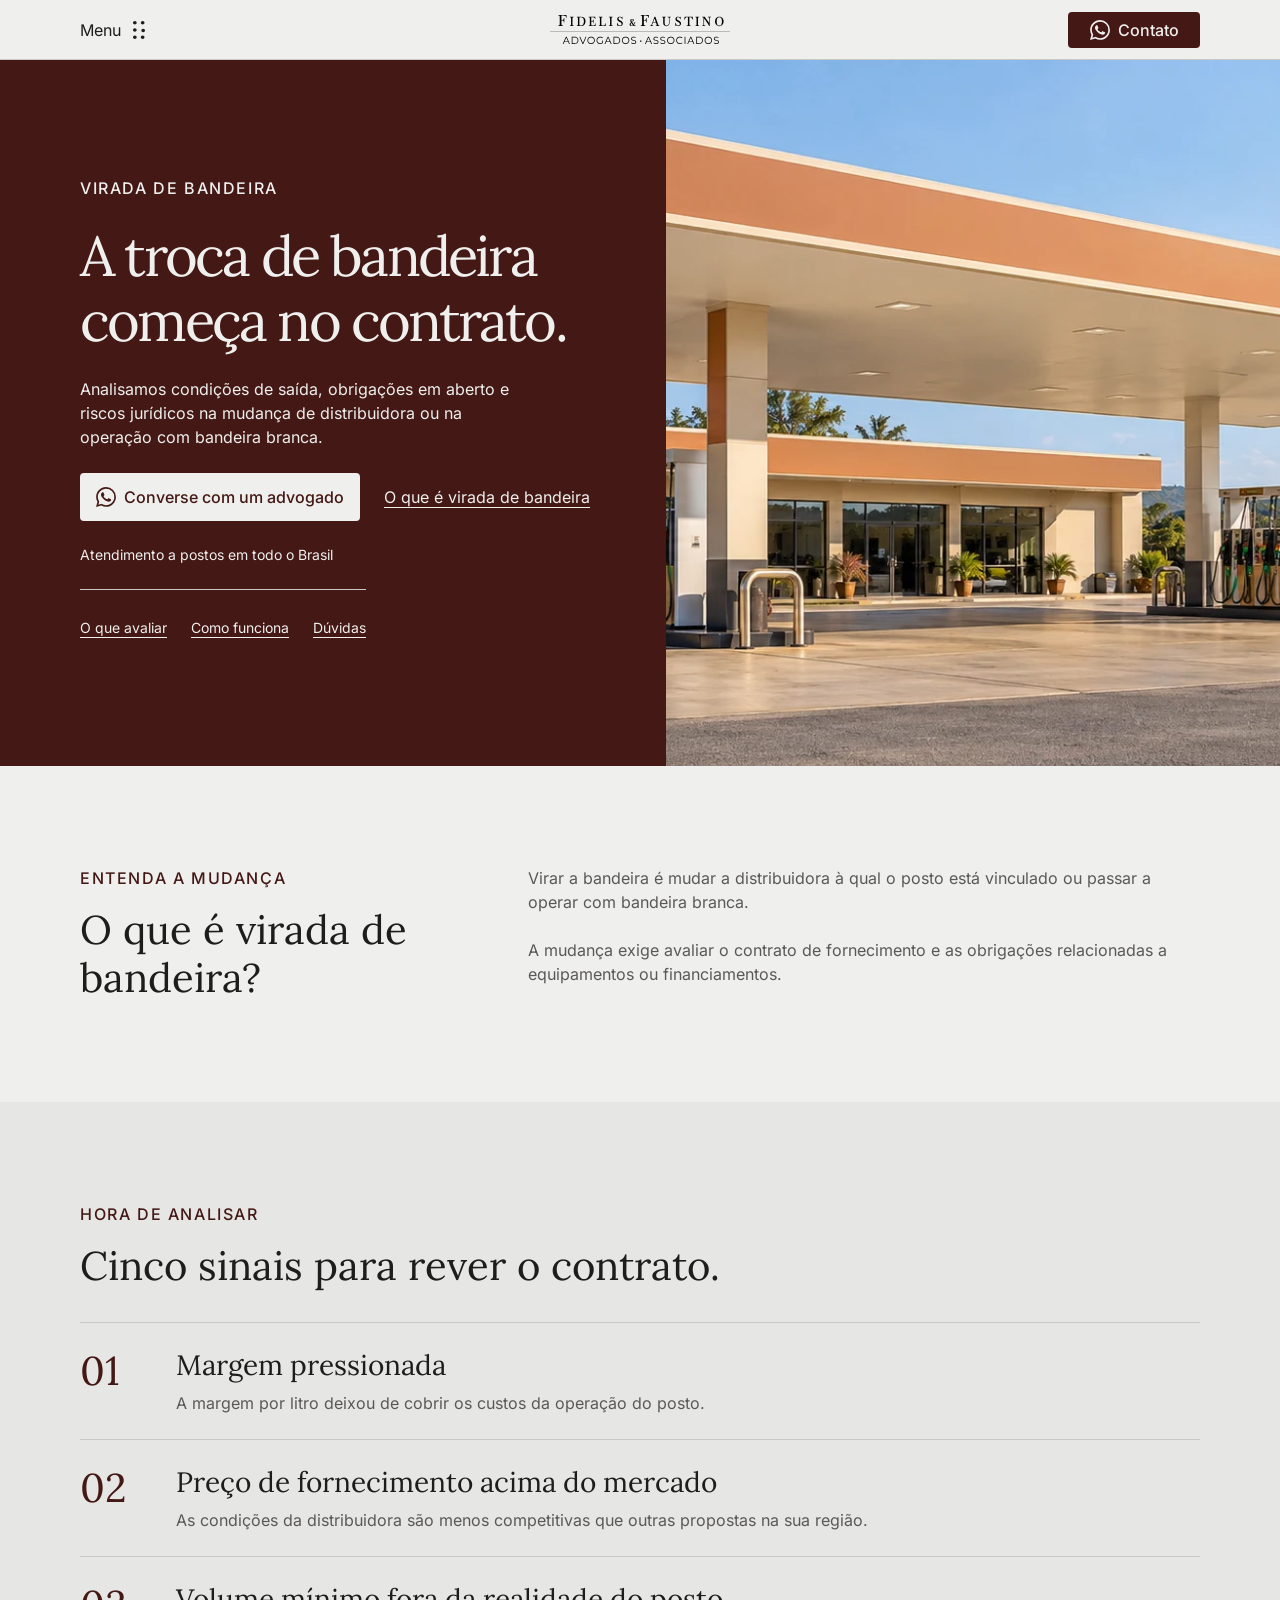
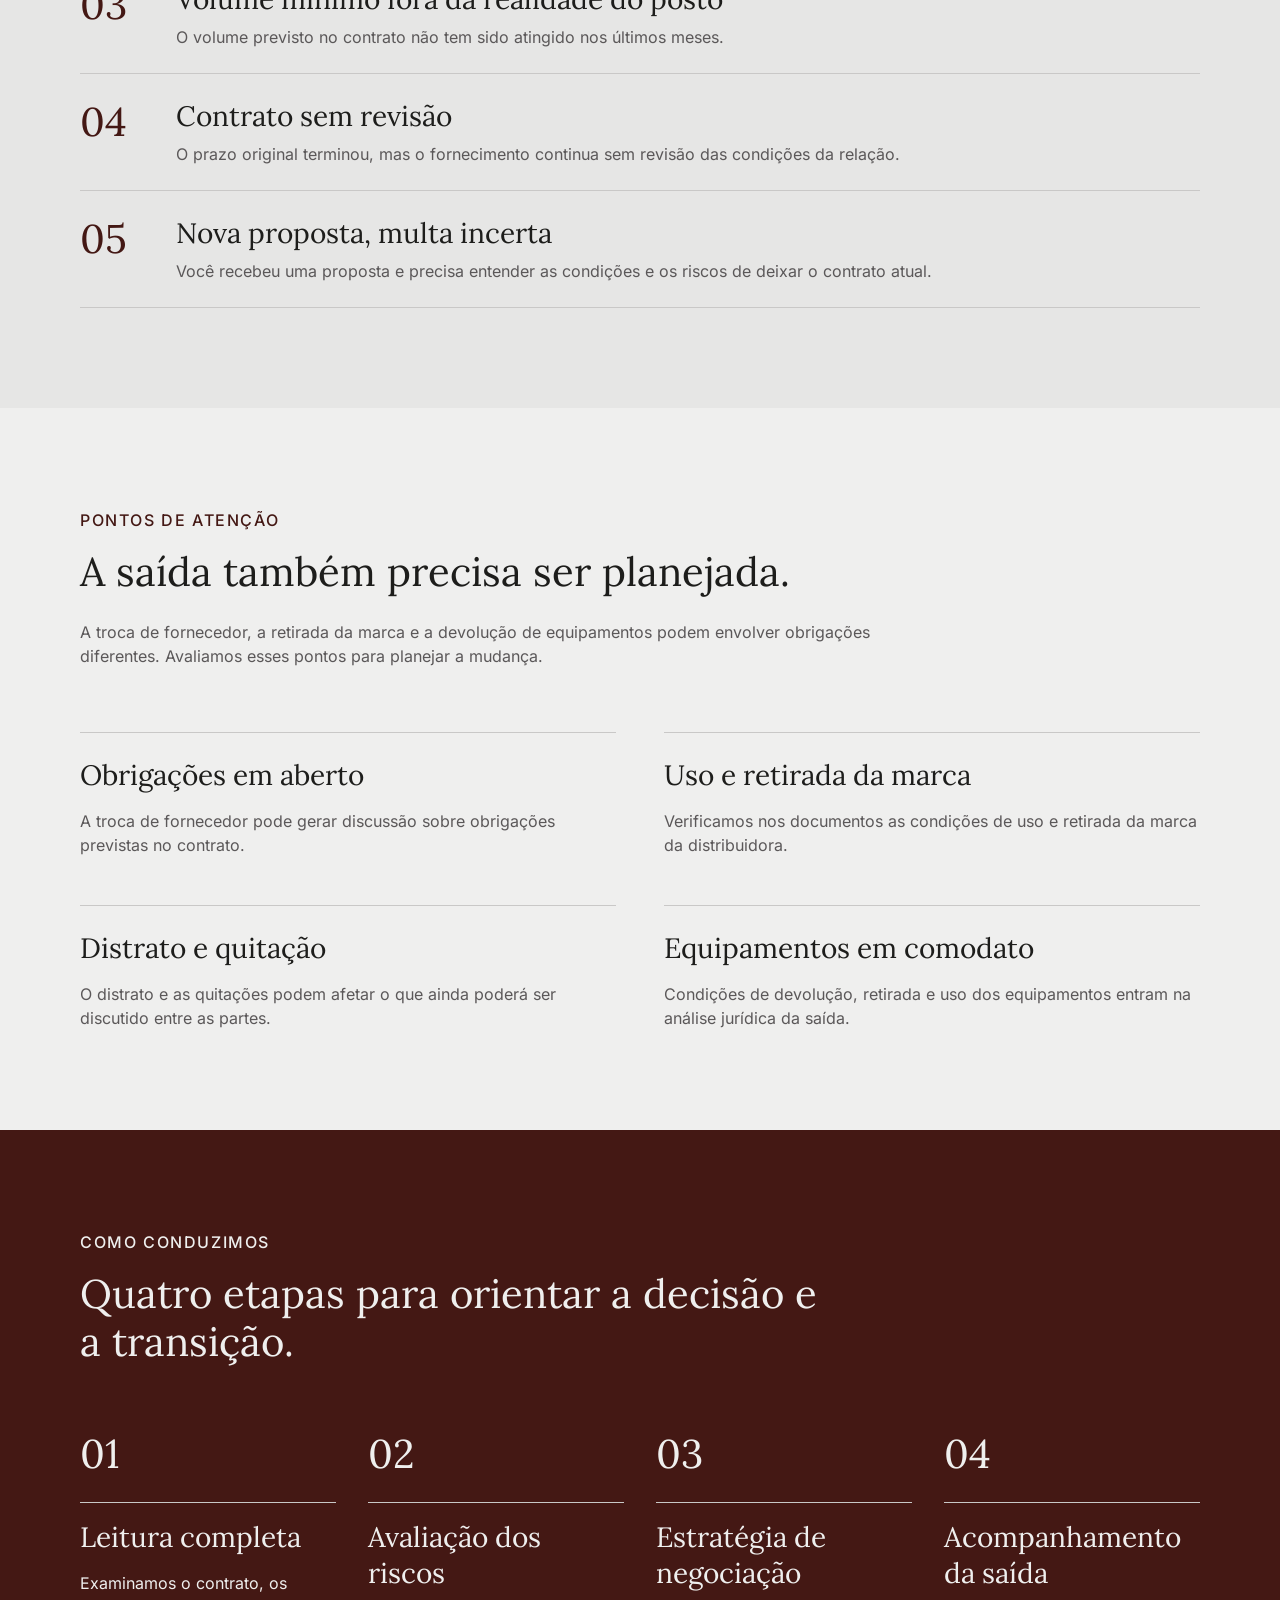
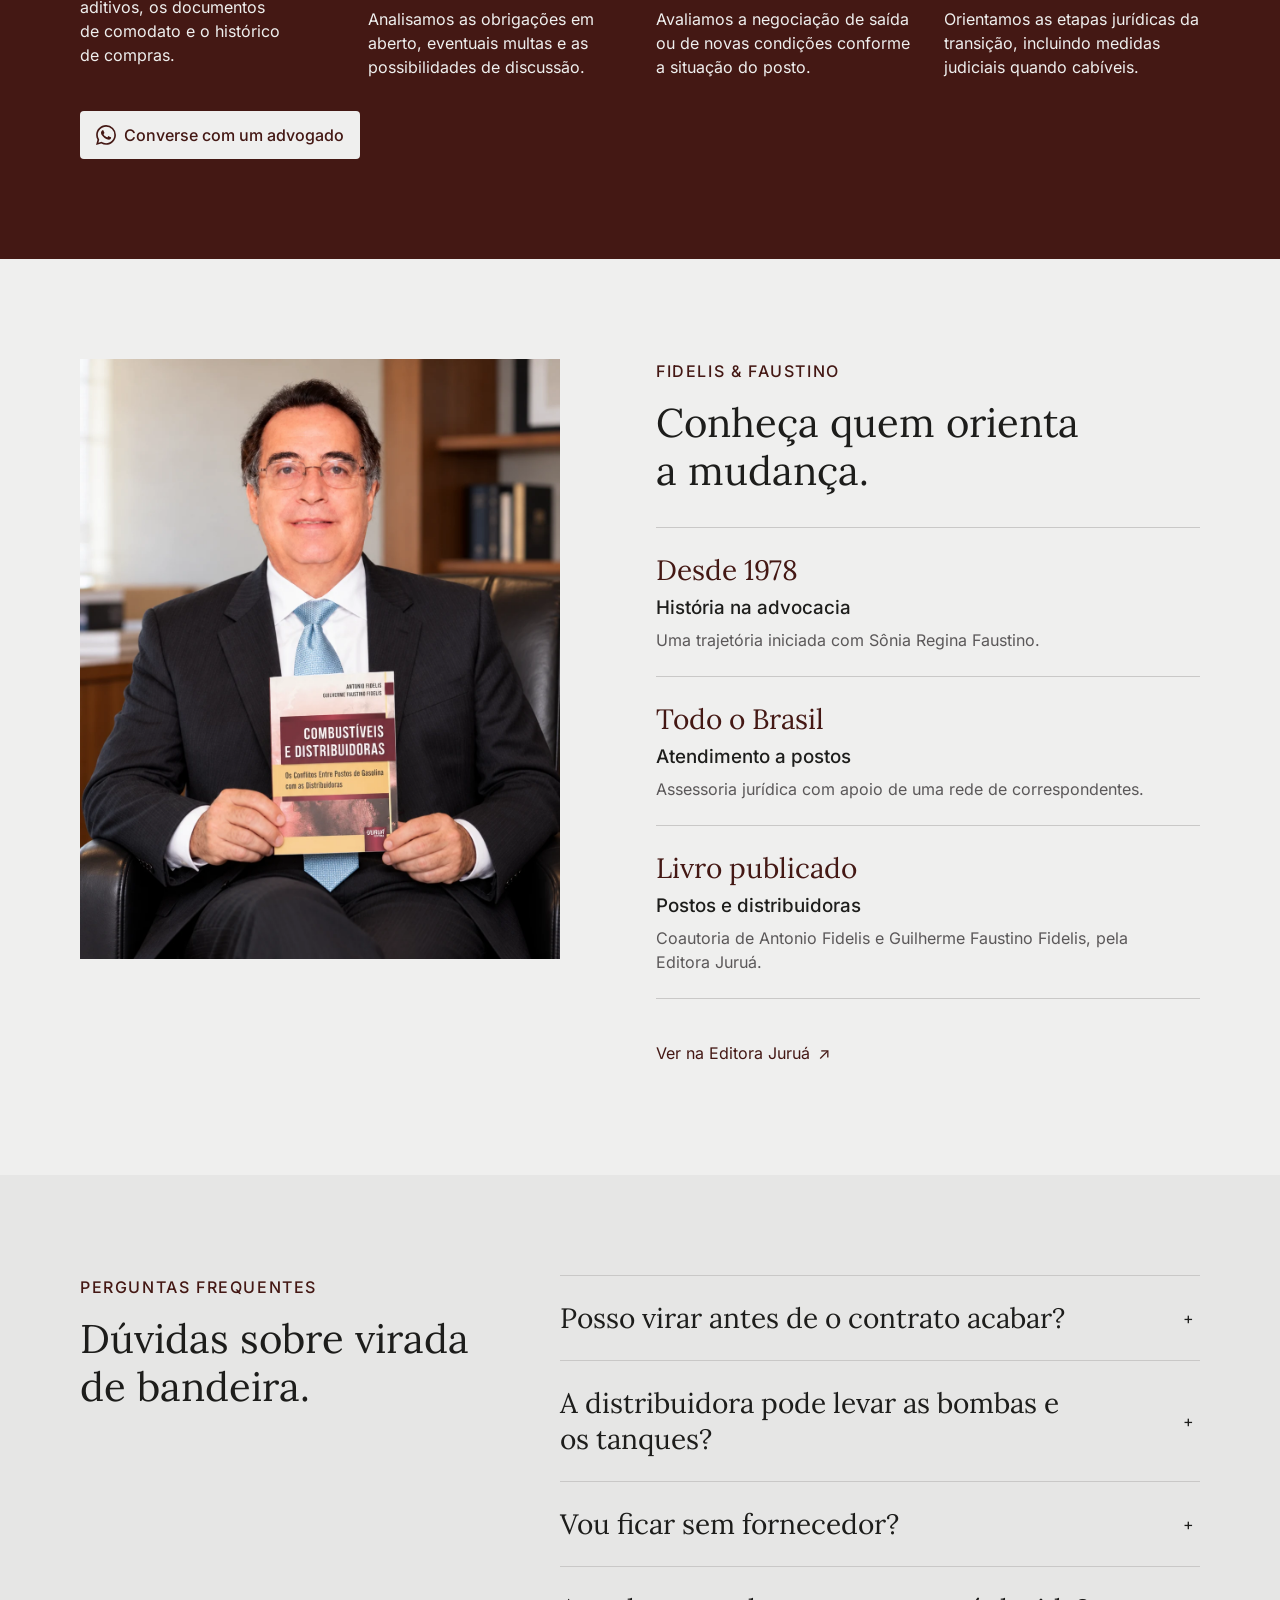
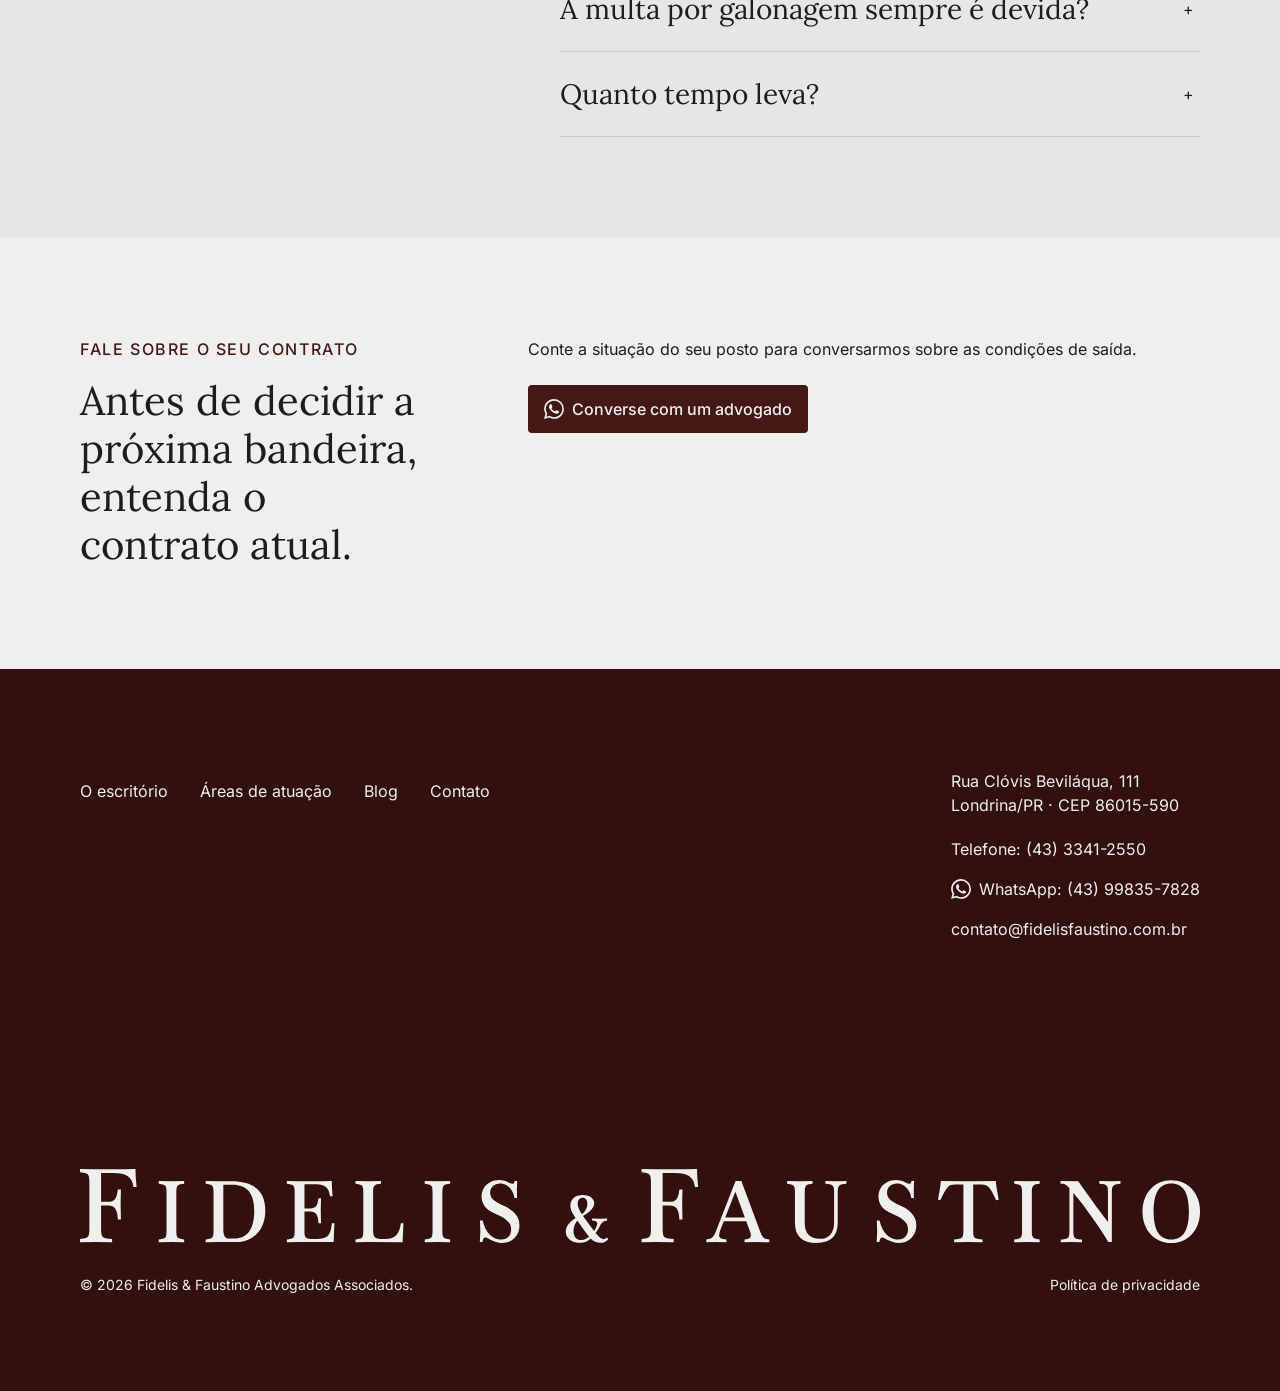
<file: virada-de-bandeira.html>
<!doctype html>
<html lang="pt-BR">
<head>
  <meta charset="utf-8">
  <meta name="viewport" content="width=device-width, initial-scale=1">
  <meta name="description" content="Assessoria jurídica para a mudança de bandeira do seu posto. Análise do contrato, condições de saída, negociação e acompanhamento da transição.">
  <meta name="theme-color" content="#EFEFEE">
  <title>Virada de bandeira | Fidelis &amp; Faustino Advogados Associados</title>
  <link rel="preload" href="assets/fonts/lora-400.ttf" as="font" type="font/ttf" crossorigin>
  <link rel="preload" href="assets/fonts/inter-400.ttf" as="font" type="font/ttf" crossorigin>
  <link rel="stylesheet" href="css/tailwind.css">
  <link rel="stylesheet" href="design_system/tokens.css">
  <link rel="stylesheet" href="css/frontend-tokens.css?v=a23fc5f1d89c">
  <link rel="stylesheet" href="css/custom.css?v=75cd3256c37d">
  <link rel="stylesheet" href="css/virada.css?v=154660d32e7a">
  <script src="js/main.js" defer></script>
</head>
<body class="virada-page">
  <a href="#conteudo" class="skip-link">Pular para o conteúdo</a>
  <header class="site-header">
    <div class="container header-inner flex items-center justify-between">
      <button type="button" id="menu-trigger" class="menu-trigger" aria-expanded="false" aria-controls="site-menu" aria-label="Abrir menu de navegação">
        <span class="menu-label">Menu</span>
        <img src="assets/figma/imgGroup.svg" alt="" width="12" height="18">
      </button>
      <a class="header-brand" href="index.html" aria-label="Fidelis &amp; Faustino, início">
        <img src="assets/figma/imgFidelisFaustinoVetorOriginal.svg" alt="Fidelis & Faustino Advogados Associados" width="180" height="29">
      </a>
      <a href="contato.html" class="header-contact"><span><i class="whatsapp-icon" aria-hidden="true"></i>Contato</span></a>
    </div>
  </header>
  <div id="site-menu" class="menu-backdrop" hidden>
    <nav class="menu-panel" aria-label="Navegação principal">
      <div class="container menu-layout grid">
        <div class="menu-links grid">
          <a href="escritorio.html">O escritório</a>
          <a href="areas.html">Áreas de atuação</a>
          <a href="virada-de-bandeira.html" aria-current="page">Virada de bandeira</a>
          <a href="index.html#publicacao">Publicação</a>
          <a href="blog.html">Blog</a>
          <a href="contato.html">Contato</a>
        </div>
        <img class="menu-photo" src="assets/figma/imgPanoramaPostoBrasileiroEstadoFinalDoReveal.webp" width="1440" height="706" alt="" loading="lazy">
      </div>
    </nav>
  </div>
  <main id="conteudo" tabindex="-1">
    <section id="inicio" class="virada-hero inverse" aria-labelledby="virada-title">
      <img class="virada-hero-photo" src="assets/images/hero-v3/posto-dia.webp" width="2171" height="724" alt="" fetchpriority="high">
      <div class="container virada-hero-content">
        <p class="eyebrow" data-hero="eyebrow">VIRADA DE BANDEIRA</p>
        <h1 id="virada-title" class="display" data-hero="title">A troca de bandeira começa no contrato.</h1>
        <p class="virada-hero-summary" data-hero="body">Analisamos condições de saída, obrigações em aberto e riscos jurídicos na mudança de distribuidora ou na operação com bandeira branca.</p>
        <div class="virada-hero-actions" data-hero="action"><a href="contato.html" class="button virada-hero-cta"><i class="whatsapp-icon" aria-hidden="true"></i>Converse com um advogado</a><a href="#o-que-e" class="virada-learn">O que é virada de bandeira</a></div>
        <p class="small virada-hero-note">Atendimento a postos em todo o Brasil</p>
        <nav class="virada-anchor-nav" aria-label="Nesta página"><a href="#sinais">O que avaliar</a><a href="#como-conduzimos">Como funciona</a><a href="#duvidas">Dúvidas</a></nav>
      </div>
    </section>
    <section id="o-que-e" class="section" aria-labelledby="definition-title">
      <div class="container virada-split" data-reveal>
        <div class="intro"><p class="eyebrow">ENTENDA A MUDANÇA</p><h2 id="definition-title" class="heading">O que é virada de bandeira?</h2></div>
        <div class="virada-copy"><p class="body-secondary">Virar a bandeira é mudar a distribuidora à qual o posto está vinculado ou passar a operar com bandeira branca.</p><p class="body-secondary">A mudança exige avaliar o contrato de fornecimento e as obrigações relacionadas a equipamentos ou financiamentos.</p></div>
      </div>
    </section>
    <section id="sinais" class="section subtle" aria-labelledby="signals-title">
      <div class="container virada-flow">
        <div class="intro"><p class="eyebrow">HORA DE ANALISAR</p><h2 id="signals-title" class="heading">Cinco sinais para rever o contrato.</h2></div>
        <ol class="virada-signals" data-reveal><li class="virada-signal"><span class="virada-number" aria-hidden="true">01</span><div><h3 class="subheading">Margem pressionada</h3><p class="body-secondary">A margem por litro deixou de cobrir os custos da operação do posto.</p></div></li>
<li class="virada-signal"><span class="virada-number" aria-hidden="true">02</span><div><h3 class="subheading">Preço de fornecimento acima do mercado</h3><p class="body-secondary">As condições da distribuidora são menos competitivas que outras propostas na sua região.</p></div></li>
<li class="virada-signal"><span class="virada-number" aria-hidden="true">03</span><div><h3 class="subheading">Volume mínimo fora da realidade do posto</h3><p class="body-secondary">O volume previsto no contrato não tem sido atingido nos últimos meses.</p></div></li>
<li class="virada-signal"><span class="virada-number" aria-hidden="true">04</span><div><h3 class="subheading">Contrato sem revisão</h3><p class="body-secondary">O prazo original terminou, mas o fornecimento continua sem revisão das condições da relação.</p></div></li>
<li class="virada-signal"><span class="virada-number" aria-hidden="true">05</span><div><h3 class="subheading">Nova proposta, multa incerta</h3><p class="body-secondary">Você recebeu uma proposta e precisa entender as condições e os riscos de deixar o contrato atual.</p></div></li></ol>
      </div>
    </section>
    <section id="riscos" class="section virada-risks" aria-labelledby="risks-title">
      <div class="container">
        <div class="virada-risk-heading" data-reveal><div class="intro"><p class="eyebrow">PONTOS DE ATENÇÃO</p><h2 id="risks-title" class="heading">A saída também precisa ser planejada.</h2></div><p>A troca de fornecedor, a retirada da marca e a devolução de equipamentos podem envolver obrigações diferentes. Avaliamos esses pontos para planejar a mudança.</p></div>
        <ul class="virada-risk-grid" data-reveal><li class="virada-risk"><h3 class="subheading">Obrigações em aberto</h3><p>A troca de fornecedor pode gerar discussão sobre obrigações previstas no contrato.</p></li>
<li class="virada-risk"><h3 class="subheading">Uso e retirada da marca</h3><p>Verificamos nos documentos as condições de uso e retirada da marca da distribuidora.</p></li>
<li class="virada-risk"><h3 class="subheading">Distrato e quitação</h3><p>O distrato e as quitações podem afetar o que ainda poderá ser discutido entre as partes.</p></li>
<li class="virada-risk"><h3 class="subheading">Equipamentos em comodato</h3><p>Condições de devolução, retirada e uso dos equipamentos entram na análise jurídica da saída.</p></li></ul>
      </div>
    </section>
    <section id="como-conduzimos" class="section virada-process inverse" aria-labelledby="process-title">
      <div class="container virada-flow">
        <div class="intro"><p class="eyebrow">COMO CONDUZIMOS</p><h2 id="process-title" class="heading">Quatro etapas para orientar a decisão e a transição.</h2></div>
        <ol class="virada-steps" data-reveal><li class="virada-step"><span class="virada-number" aria-hidden="true">01</span><h3 class="subheading">Leitura completa</h3><p class="body-secondary">Examinamos o contrato, os aditivos, os documentos de comodato e o histórico de compras.</p></li>
<li class="virada-step"><span class="virada-number" aria-hidden="true">02</span><h3 class="subheading">Avaliação dos riscos</h3><p class="body-secondary">Analisamos as obrigações em aberto, eventuais multas e as possibilidades de discussão.</p></li>
<li class="virada-step"><span class="virada-number" aria-hidden="true">03</span><h3 class="subheading">Estratégia de negociação</h3><p class="body-secondary">Avaliamos a negociação de saída ou de novas condições conforme a situação do posto.</p></li>
<li class="virada-step"><span class="virada-number" aria-hidden="true">04</span><h3 class="subheading">Acompanhamento da saída</h3><p class="body-secondary">Orientamos as etapas jurídicas da transição, incluindo medidas judiciais quando cabíveis.</p></li></ol>
        <a href="contato.html" class="button "><i class="whatsapp-icon" aria-hidden="true"></i>Converse com um advogado</a>
      </div>
    </section>
    <section id="experiencia" class="section" aria-labelledby="authority-title">
      <div class="container virada-authority-layout">
        <img class="virada-authority-photo" src="assets/figma/imgRetratoDrAntonioSegurandoOLivroGptImageV2.webp" width="480" height="600" loading="lazy" alt="Dr. Antonio Fidelis segurando seu livro, em uma cena de escritório ilustrativa criada com inteligência artificial.">
        <div class="virada-authority-copy" data-reveal>
          <div class="intro"><p class="eyebrow">FIDELIS &amp; FAUSTINO</p><h2 id="authority-title" class="heading">Conheça quem orienta a mudança.</h2></div>
          <ul class="virada-authority-grid"><li class="virada-authority-item"><p class="virada-authority-value">Desde 1978</p><h3 class="medium">História na advocacia</h3><p class="body-secondary">Uma trajetória iniciada com Sônia Regina Faustino.</p></li>
<li class="virada-authority-item"><p class="virada-authority-value">Todo o Brasil</p><h3 class="medium">Atendimento a postos</h3><p class="body-secondary">Assessoria jurídica com apoio de uma rede de correspondentes.</p></li>
<li class="virada-authority-item"><p class="virada-authority-value">Livro publicado</p><h3 class="medium">Postos e distribuidoras</h3><p class="body-secondary">Coautoria de Antonio Fidelis e Guilherme Faustino Fidelis, pela Editora Juruá.</p></li></ul>
          <a class="text-link" href="https://www.jurua.com.br/shop_item.asp?id=30039" target="_blank" rel="noopener noreferrer">Ver na Editora Juruá<span aria-hidden="true">↗</span><span class="sr-only"> (abre em nova aba)</span></a>
        </div>
      </div>
    </section>
    <section id="duvidas" class="section faq subtle" aria-labelledby="faq-title">
      <div class="container faq-layout">
        <div class="intro"><p class="eyebrow">PERGUNTAS FREQUENTES</p><h2 id="faq-title" class="heading">Dúvidas sobre virada de bandeira.</h2></div>
        <div class="faq-grid" data-reveal><details class="faq-item" name="virada-faq"><summary>Posso virar antes de o contrato acabar?</summary><p>As condições de saída e os riscos são avaliados individualmente, considerando o contrato, os aditivos e o histórico de cumprimento das obrigações pelas partes.</p></details>
<details class="faq-item" name="virada-faq"><summary>A distribuidora pode levar as bombas e os tanques?</summary><p>Verificamos a titularidade dos equipamentos e as condições de uso e devolução no comodato e no contrato de fornecimento.</p></details>
<details class="faq-item" name="virada-faq"><summary>Vou ficar sem fornecedor?</summary><p>Planejamos a transição considerando o contrato atual, as alternativas de fornecimento e as condições da nova operação.</p></details>
<details class="faq-item" name="virada-faq"><summary>A multa por galonagem sempre é devida?</summary><p>Avaliamos a cobrança e as possibilidades de discussão com base nas cláusulas, nos critérios de cálculo e no histórico com a distribuidora.</p></details>
<details class="faq-item" name="virada-faq"><summary>Quanto tempo leva?</summary><p>O prazo varia conforme os documentos, o caminho escolhido e as etapas necessárias. Alinhamos o acompanhamento após a análise inicial.</p></details></div>
      </div>
    </section>
    <section id="contato" class="section virada-closing" aria-labelledby="closing-title">
      <div class="container virada-closing-layout">
        <div class="intro"><p class="eyebrow">FALE SOBRE O SEU CONTRATO</p><h2 id="closing-title" class="heading">Antes de decidir a próxima bandeira, entenda o contrato atual.</h2></div>
        <div class="virada-copy"><p>Conte a situação do seu posto para conversarmos sobre as condições de saída.</p><a href="contato.html" class="button virada-closing-cta"><i class="whatsapp-icon" aria-hidden="true"></i>Converse com um advogado</a></div>
      </div>
    </section>
  </main>
  <footer class="section site-footer">
    <div class="container footer-inner">
      <div class="footer-top flex justify-between">
        <nav class="footer-nav flex" aria-label="Navegação do rodapé"><a href="escritorio.html">O escritório</a><a href="areas.html">Áreas de atuação</a><a href="blog.html">Blog</a><a href="contato.html">Contato</a></nav>
        <div class="footer-contact-info">
          <address>Rua Clóvis Beviláqua, 111<br>Londrina/PR · CEP 86015-590</address>
          <div class="footer-contact-links">
            <a href="tel:+554333412550">Telefone: (43) 3341-2550</a>
            <a href="https://wa.me/5543998357828" target="_blank" rel="noopener noreferrer"><i class="whatsapp-icon" aria-hidden="true"></i>WhatsApp: (43) 99835-7828<span class="sr-only"> (abre em nova aba)</span></a>
            <a href="mailto:contato@fidelisfaustino.com.br">contato@fidelisfaustino.com.br</a>
          </div>
        </div>
      </div>
      <div class="footer-brand-block">
        <a href="#inicio" aria-label="Fidelis & Faustino, voltar ao início"><img class="footer-wordmark" src="assets/figma/imgFidelisFaustinoAssinaturaVetorialOriginal1280Px.svg" width="1280" height="84" alt="Fidelis & Faustino" loading="lazy"></a>
        <div class="footer-bottom flex justify-between"><p>© 2026 Fidelis & Faustino Advogados Associados.</p><button class="privacy-trigger" type="button" data-open-dialog="privacy-dialog">Política de privacidade</button></div>
      </div>
    </div>
  </footer>
  <div class="back-top-slot"><a class="back-to-top" href="#inicio" hidden aria-label="Voltar ao topo"><span aria-hidden="true">↑</span></a></div>
  <dialog id="channel-dialog" class="notice-dialog" aria-labelledby="channel-title">
    <div class="stack"><h2 id="channel-title">Canal de atendimento</h2><p>Canal de atendimento em configuração nesta prévia. Você pode enviar um e-mail para <a class="text-link" href="mailto:contato@fidelisfaustino.com.br">contato@fidelisfaustino.com.br</a>.</p><button type="button" class="button notice-close" data-close-dialog>Fechar</button></div>
  </dialog>
  <dialog id="privacy-dialog" class="notice-dialog" aria-labelledby="privacy-title">
    <div class="stack"><h2 id="privacy-title">Privacidade nesta prévia</h2><p>O formulário é demonstrativo. Os dados digitados permanecem nesta página e não são enviados nem armazenados.</p><p>A política de privacidade será disponibilizada antes da ativação do formulário.</p><button type="button" class="button notice-close" data-close-dialog>Fechar</button></div>
  </dialog>
</body>
</html>
</file>
<file: design_system/tokens.css>
/* Fidelis & Faustino v1.0.0. Generated from source-manifest.json.
 * CSS projects Figma Regular/Medium to numeric 400/500; px to rem at 16px root.
 * Offsets/blur become dimensions. Reduced zero uses the target dimension. */
:root {
  --primitive-color-wine: #441814;
  --primitive-color-wine-hover: #5A221D;
  --primitive-color-wine-pressed: #32100D;
  --primitive-color-ink: #1D1D1B;
  --primitive-color-black: #000000;
  --primitive-color-secondary: #5B5859;
  --primitive-color-canvas: #EFEFEE;
  --primitive-color-border: #C9C8C7;
  --primitive-color-disabled: #DEDDDA;
  --primitive-color-disabled-text: #817D7B;
  --primitive-space-0: 0rem;
  --primitive-space-1: 0.0625rem;
  --primitive-space-2: 0.125rem;
  --primitive-space-4: 0.25rem;
  --primitive-space-8: 0.5rem;
  --primitive-space-12: 0.75rem;
  --primitive-space-14: 0.875rem;
  --primitive-space-16: 1rem;
  --primitive-space-20: 1.25rem;
  --primitive-space-24: 1.5rem;
  --primitive-space-28: 1.75rem;
  --primitive-space-32: 2rem;
  --primitive-space-36: 2.25rem;
  --primitive-space-40: 2.5rem;
  --primitive-space-44: 2.75rem;
  --primitive-space-48: 3rem;
  --primitive-space-52: 3.25rem;
  --primitive-space-56: 3.5rem;
  --primitive-space-60: 3.75rem;
  --primitive-space-64: 4rem;
  --primitive-space-80: 5rem;
  --primitive-space-96: 6rem;
  --primitive-space-100: 6.25rem;
  --primitive-space-128: 8rem;
  --primitive-space-160: 10rem;
  --primitive-space-180: 11.25rem;
  --primitive-space-260: 16.25rem;
  --primitive-space-429: 26.8125rem;
  --primitive-space-541: 33.8125rem;
  --primitive-space-706: 44.125rem;
  --primitive-space-1280: 80rem;
  --primitive-space-1440: 90rem;
  --primitive-type-h1: 3.5rem;
  --primitive-type-h2: 2.5rem;
  --primitive-type-h3: 1.75rem;
  --primitive-type-body: 1rem;
  --primitive-type-small: 0.875rem;
  --primitive-type-eyebrow: 1rem;
  --primitive-type-h1-tablet: 3rem;
  --primitive-type-h1-mobile: 2.75rem;
  --primitive-type-line-h1: 4.025rem;
  --primitive-type-line-h2: 3rem;
  --primitive-type-line-h3: 2.25rem;
  --primitive-type-line-body: 1.5rem;
  --primitive-type-line-small: 1.25rem;
  --primitive-type-line-h1-tablet: 3.45rem;
  --primitive-type-line-h1-mobile: 3.1625rem;
  --primitive-type-tracking-h1: -0.175rem;
  --primitive-type-tracking-h1-tablet: -0.15rem;
  --primitive-type-tracking-h1-mobile: -0.1375rem;
  --primitive-type-tracking-eyebrow: 0.1rem;
  --primitive-type-tracking-normal: 0rem;
  --primitive-font-display: "Lora";
  --primitive-font-body: "Inter";
  --primitive-font-regular: 400;
  --primitive-font-medium: 500;
  --primitive-motion-zero: 0ms;
  --primitive-motion-zero-px: 0rem;
  --primitive-motion-delay-1: 100ms;
  --primitive-motion-delay-2: 200ms;
  --primitive-motion-delay-3: 300ms;
  --primitive-motion-delay-4: 400ms;
  --primitive-motion-ui: 150ms;
  --primitive-motion-menu: 300ms;
  --primitive-motion-hero: 1000ms;
  --primitive-motion-panorama: 1800ms;
  --primitive-motion-scale-start: 1.4;
  --primitive-motion-scale-final: 1;
  --primitive-motion-offset: 6.25rem;
  --primitive-motion-blur-image: 0.25rem;
  --primitive-motion-blur-menu: 0.375rem;
  --primitive-motion-bounce: 0;
  --color-bg-primary: var(--primitive-color-canvas);
  --color-text-primary: var(--primitive-color-ink);
  --color-text-secondary: var(--primitive-color-secondary);
  --color-text-accent: var(--primitive-color-wine);
  --color-text-inverse: var(--primitive-color-canvas);
  --color-action-default: var(--primitive-color-wine);
  --color-action-hover: var(--primitive-color-wine-hover);
  --color-action-pressed: var(--primitive-color-wine-pressed);
  --color-action-disabled: var(--primitive-color-disabled);
  --color-text-disabled: var(--primitive-color-disabled-text);
  --color-border-default: var(--primitive-color-border);
  --color-border-focus: var(--primitive-color-wine);
  --color-icon-default: var(--primitive-color-ink);
  --space-none: var(--primitive-space-0);
  --space-xs: var(--primitive-space-4);
  --space-sm: var(--primitive-space-8);
  --space-md: var(--primitive-space-16);
  --space-lg: var(--primitive-space-24);
  --space-xl: var(--primitive-space-32);
  --space-section: var(--primitive-space-64);
  --space-title-gap: var(--primitive-space-16);
  --space-action-gap: var(--primitive-space-28);
  --space-page-desktop: var(--primitive-space-80);
  --space-page-tablet: var(--primitive-space-40);
  --space-page-mobile: var(--primitive-space-16);
  --space-hero-top: var(--primitive-space-100);
  --space-header-y: var(--primitive-space-12);
  --space-control-x: var(--primitive-space-16);
  --space-menu-gap: var(--primitive-space-12);
  --space-focus-offset: var(--primitive-space-4);
  --size-container-max: var(--primitive-space-1280);
  --size-viewport-desktop: var(--primitive-space-1440);
  --size-hero-title-max: var(--primitive-space-541);
  --size-hero-support-max: var(--primitive-space-429);
  --size-panorama-height: var(--primitive-space-706);
  --size-header-height: var(--primitive-space-60);
  --size-control-height: var(--primitive-space-48);
  --size-control-compact-height: var(--primitive-space-36);
  --size-control-min-target: var(--primitive-space-44);
  --size-hero-cta-width: var(--primitive-space-260);
  --size-brand-header-width: var(--primitive-space-180);
  --radius-control: var(--primitive-space-4);
  --radius-none: var(--primitive-space-0);
  --border-width: var(--primitive-space-1);
  --border-focus-width: var(--primitive-space-2);
  --font-display: var(--primitive-font-display);
  --font-body: var(--primitive-font-body);
  --font-style-regular: var(--primitive-font-regular);
  --font-style-medium: var(--primitive-font-medium);
  --type-size-h1: var(--primitive-type-h1);
  --type-size-h2: var(--primitive-type-h2);
  --type-size-h3: var(--primitive-type-h3);
  --type-size-body: var(--primitive-type-body);
  --type-size-small: var(--primitive-type-small);
  --type-size-eyebrow: var(--primitive-type-eyebrow);
  --type-size-h1-tablet: var(--primitive-type-h1-tablet);
  --type-size-h1-mobile: var(--primitive-type-h1-mobile);
  --type-line-h1: var(--primitive-type-line-h1);
  --type-line-h2: var(--primitive-type-line-h2);
  --type-line-h3: var(--primitive-type-line-h3);
  --type-line-body: var(--primitive-type-line-body);
  --type-line-small: var(--primitive-type-line-small);
  --type-line-h1-tablet: var(--primitive-type-line-h1-tablet);
  --type-line-h1-mobile: var(--primitive-type-line-h1-mobile);
  --type-tracking-h1: var(--primitive-type-tracking-h1);
  --type-tracking-h1-tablet: var(--primitive-type-tracking-h1-tablet);
  --type-tracking-h1-mobile: var(--primitive-type-tracking-h1-mobile);
  --type-tracking-eyebrow: var(--primitive-type-tracking-eyebrow);
  --type-tracking-normal: var(--primitive-type-tracking-normal);
  --motion-duration-hero: var(--primitive-motion-hero);
  --motion-duration-panorama: var(--primitive-motion-panorama);
  --motion-duration-menu: var(--primitive-motion-menu);
  --motion-duration-ui: var(--primitive-motion-ui);
  --motion-delay-eyebrow: var(--primitive-motion-delay-1);
  --motion-delay-title: var(--primitive-motion-delay-2);
  --motion-delay-body: var(--primitive-motion-delay-3);
  --motion-delay-action: var(--primitive-motion-delay-4);
  --motion-offset-entry: var(--primitive-motion-offset);
  --motion-scale-image-start: var(--primitive-motion-scale-start);
  --motion-blur-image: var(--primitive-motion-blur-image);
  --motion-blur-menu: var(--primitive-motion-blur-menu);
  --motion-bounce-entry: var(--primitive-motion-bounce);
  --color-bg-accent: var(--primitive-color-wine);
  --color-icon-inverse: var(--primitive-color-canvas);
  --primitive-color-neutral-surface: color(srgb 0.8999999761581421 0.8999999761581421 0.8962342739105225);
  --color-bg-subtle: var(--primitive-color-neutral-surface);
  --space-section-y: var(--primitive-space-100);
}
@media (prefers-reduced-motion: reduce) {
  :root {
    --motion-duration-hero: var(--primitive-motion-zero);
    --motion-duration-panorama: var(--primitive-motion-zero);
    --motion-duration-menu: var(--primitive-motion-zero);
    --motion-duration-ui: var(--primitive-motion-zero);
    --motion-delay-eyebrow: var(--primitive-motion-zero);
    --motion-delay-title: var(--primitive-motion-zero);
    --motion-delay-body: var(--primitive-motion-zero);
    --motion-delay-action: var(--primitive-motion-zero);
    --motion-offset-entry: var(--primitive-motion-zero-px);
    --motion-scale-image-start: var(--primitive-motion-scale-final);
    --motion-blur-image: var(--primitive-motion-zero-px);
    --motion-blur-menu: var(--primitive-motion-zero-px);
    --motion-bounce-entry: var(--primitive-motion-bounce);
  }
}
</file>
<file: css/frontend-tokens.css>
/* Measured layout from the approved homepage and responsive adaptations.
   Canonical brand values remain in design_system/tokens.css. */
:root {
  --layout-gutter: var(--space-page-desktop);
  --layout-section-y: var(--space-section-y);
  --layout-gap-wide: 3rem;
  --layout-gap-profile: 4rem;
  --layout-col-primary: 33.8125rem;
  --layout-col-secondary: 39.6875rem;
  --layout-copy-wide: 47.5rem;
  --layout-copy-profile: 34rem;
  --layout-copy-book-title: 36rem;
  --layout-profile-image: 30rem;
  --layout-profile-image-height: 37.5rem;
  --layout-profile-image-ratio: 4 / 5;
  --layout-book-image-ratio: 1;
  --layout-blog-feature-ratio: 16 / 9;
  --layout-blog-side-ratio: 5 / 2;
  --layout-contact-left: 39rem;
  --layout-contact-ratio: 624 / 816;
  --layout-contact-inset: 6rem;
  --layout-contract-label: 22.25rem;
  --layout-contract-number: 2.75rem;
  --layout-contract-gap: 2.5rem;
  --layout-footer-gap: 5.625rem;
  --layout-menu-max: 52rem;
  --layout-menu-image-ratio: 2.55;
  --size-header-action: 6.5625rem;
  --size-menu-trigger: 5.625rem;
  --size-menu-icon-width: 0.75rem;
  --size-menu-icon-height: 1.125rem;
  --size-brand-header-height: 1.7669375rem;
  --size-brand-footer-ratio: 1280 / 84;
  --size-icon-navigation: 1.5rem;
  --size-icon-service: 2rem;
  --size-featured-area-min: 7rem;
  --size-area-min: 8.5rem;
  --size-textarea-min: 7rem;
  --size-step-number: 3.5rem;
  --size-step-title-min: 4.5rem;
  --size-step-dre-title-min: 2.25rem;
  --size-dialog-max: 35rem;
  --size-dialog-max-height: 85dvh;
  --size-scroll-offset: 5rem;
  --size-focus-outline: var(--border-focus-width);
  --color-dialog-backdrop: rgb(29 29 27 / 0.45);
  --color-menu-rule: var(--color-border-default);
  --color-border-control: var(--primitive-color-disabled-text);
  --layer-header: 20;
  --layer-menu: 19;
  --layer-skip-link: 40;
  --motion-ease-entry: cubic-bezier(0.16, 1, 0.3, 1);
  --motion-ease-menu: cubic-bezier(0.12, 0.23, 0.5, 1);
  --motion-reveal-offset: 2rem;
  --motion-control-shift: 0.25rem;
  --motion-menu-enter: -1rem;
  --motion-hero-final: 0rem;
  --motion-hidden-opacity: 0;
  --motion-visible-opacity: 1;
  --motion-image-hover-scale: 1.025;
  --motion-image-scale-final: 1;
  --motion-spring-response: 9;
  --position-brand-center: -50%;
  --position-skip-link-hidden: calc(-100% - var(--space-xl));
  --type-display-size: var(--type-size-h1);
  --type-display-line: var(--type-line-h1);
  --type-display-tracking: var(--type-tracking-h1);
  --type-title-wrap: pretty;
  --text-decoration-offset: 0.25em;
}
@media (max-width: 79.999rem) {
  :root {
    --layout-gutter: var(--space-page-tablet);
    --layout-gap-profile: var(--space-xl);
    --layout-contact-inset: var(--space-page-tablet);
    --type-display-size: var(--type-size-h1-tablet);
    --type-display-line: var(--type-line-h1-tablet);
    --type-display-tracking: var(--type-tracking-h1-tablet);
  }
}
@media (max-width: 47.999rem) {
  :root {
    --layout-gutter: var(--space-page-mobile);
    --layout-section-y: var(--space-section);
    --layout-gap-wide: var(--space-xl);
    --layout-contact-inset: var(--space-page-mobile);
    --layout-footer-gap: var(--space-section);
    --type-display-size: var(--type-size-h1-mobile);
    --type-display-line: var(--type-line-h1-mobile);
    --type-display-tracking: var(--type-tracking-h1-mobile);
    --size-brand-header-width: 9rem;
    --size-brand-header-height: 1.41355rem;
    --size-header-action: 5.125rem;
    --size-menu-trigger: 4rem;
    --motion-reveal-offset: var(--space-md);
  }
}
@media (prefers-reduced-motion: reduce) {
  :root {
    --motion-reveal-offset: 0rem;
    --motion-menu-enter: 0rem;
  }
}

/* Browser review adjustments,22/10/2026 */
:root{--size-whatsapp-icon:1.25rem;--size-header-action:8.25rem;--size-hero-cta-width:18.5rem;--motion-parallax-scale:1.12;--motion-parallax-travel:0.055;--size-back-top-inset:1.25rem;--layer-back-top:18}
@media(max-width:47.999rem){:root{--size-header-action:6.5rem;--size-brand-header-width:7.5rem}}


/* Contact photo overlay and FAQ review. */
:root{--color-contact-photo-top:rgb(68 24 20 / .96);--color-contact-photo-mid:rgb(68 24 20 / .88);--color-contact-photo-bottom:rgb(68 24 20 / .64);--layout-faq-heading:27rem;--size-faq-indicator:1.5rem;--layout-contact-photo-min:45rem}

/* Latest browser review */
:root{--layout-footer-gap:10rem;--motion-parallax-travel:.19;--motion-parallax-scale:1.4;--size-metric-value:3rem;--layout-metrics-bottom:3rem;--color-metrics-surface:rgb(50 16 13 / .86)}
@media(max-width:47.999rem){:root{--layout-footer-gap:6rem;--size-metric-value:1.25rem;--layout-metrics-bottom:1rem;--motion-parallax-travel:.14;--motion-parallax-scale:1.3}}

/* Full-bleed footer return bar. */
:root{--size-back-top-bar:4rem;--motion-back-top-offset:1rem}

/* Hero position and counter entrance refinement. */
:root{--layout-hero-content-top:10rem;--layout-hero-content-bottom:2.5rem;--motion-counter-duration:1600ms}
@media(max-width:47.999rem){:root{--layout-hero-content-top:8rem;--layout-hero-content-bottom:1.5rem}}
</file>
<file: css/custom.css>
/* token-audit-disable-next-line: Font-face descriptors register the approved local Lora400 file; descriptors cannot resolve CSS variables. */
@font-face{font-family:Lora;src:url('../assets/fonts/lora-400.ttf') format('truetype');font-style:normal;font-weight:400;font-display:swap}
/* token-audit-disable-next-line: Font-face descriptors register the approved local Inter400 file; descriptors cannot resolve CSS variables. */
@font-face{font-family:Inter;src:url('../assets/fonts/inter-400.ttf') format('truetype');font-style:normal;font-weight:400;font-display:swap}
/* token-audit-disable-next-line: Font-face descriptors register the approved local Inter500 file; descriptors cannot resolve CSS variables. */
@font-face{font-family:Inter;src:url('../assets/fonts/inter-500.ttf') format('truetype');font-style:normal;font-weight:500;font-display:swap}
*,*::before,*::after{box-sizing:border-box}
html{scroll-behavior:smooth;scroll-padding-top:var(--size-scroll-offset)}
body{margin:var(--space-none);background:var(--color-bg-primary);color:var(--color-text-primary);font-family:var(--font-body),sans-serif;font-size:var(--type-size-body);font-weight:var(--font-style-regular);line-height:var(--type-line-body);-webkit-font-smoothing:antialiased}
body.menu-open{overflow:hidden}
button,input,textarea{font:inherit;color:inherit}
button,a,input,textarea,summary{-webkit-tap-highlight-color:transparent}
button{cursor:pointer}
button,a{touch-action:manipulation}
button{border:var(--space-none);background:none}
a{color:inherit;text-decoration:none}
p,h1,h2,h3,figure,ol,ul{margin:var(--space-none)}
ol,ul{padding:var(--space-none);list-style:none}
img{display:block;max-width:100%;height:auto}
address{font-style:normal}
p{text-wrap:pretty}
h1,h2,h3{font-weight:var(--font-style-regular)}
section,footer{scroll-margin-top:var(--size-scroll-offset)}
[hidden]{display:none!important}
:focus-visible{outline:var(--size-focus-outline) solid var(--color-border-focus);outline-offset:var(--space-focus-offset)}
.inverse :focus-visible,.site-footer :focus-visible{outline-color:var(--color-text-inverse)}
.container{width:100%;max-width:var(--size-container-max);margin-inline:auto}
.section{padding:var(--layout-section-y) var(--layout-gutter)}
.stack{display:flex;flex-direction:column;gap:var(--space-xl);align-items:flex-start;min-width:var(--space-none)}
.intro{display:flex;flex-direction:column;gap:var(--space-md);align-items:flex-start;width:100%}
.intro>p:not(.eyebrow){max-width:var(--layout-copy-wide)}
.eyebrow{font-size:var(--type-size-eyebrow);font-weight:var(--font-style-medium);line-height:var(--type-line-body);letter-spacing:var(--type-tracking-eyebrow);color:var(--color-text-accent)}
.display{font-family:var(--font-display),serif;font-size:var(--type-display-size);line-height:var(--type-display-line);letter-spacing:var(--type-display-tracking);text-wrap:var(--type-title-wrap)}
.heading{font-family:var(--font-display),serif;font-size:var(--type-size-h2);line-height:var(--type-line-h2);letter-spacing:var(--type-tracking-normal);text-wrap:pretty}
.subheading{font-family:var(--font-display),serif;font-size:var(--type-size-h3);line-height:var(--type-line-h3);letter-spacing:var(--type-tracking-normal);text-wrap:pretty}
.body-secondary{color:var(--color-text-secondary)}
.medium{font-weight:var(--font-style-medium)}
.small{font-size:var(--type-size-small);line-height:var(--type-line-small)}
.button{display:inline-flex;align-items:center;justify-content:center;min-height:var(--size-control-height);padding:var(--space-header-y) var(--space-control-x);border-radius:var(--radius-control);background:var(--color-action-default);color:var(--color-text-inverse);font-weight:var(--font-style-medium);line-height:var(--type-line-body);text-align:center;transition:background-color var(--motion-duration-ui),transform var(--motion-duration-ui);max-width:100%}
.button-primary-width{width:var(--size-hero-cta-width)}
.button-secondary{background:var(--color-bg-primary);color:var(--color-text-accent);border:var(--border-width) solid var(--color-border-default)}
.text-link{display:inline-flex;align-items:center;gap:var(--space-sm);min-height:var(--size-control-min-target);color:var(--color-text-accent);text-underline-offset:var(--text-decoration-offset)}
.text-link img{width:var(--size-icon-navigation);height:var(--size-icon-navigation);transition:transform var(--motion-duration-ui)}
.skip-link{position:fixed;top:var(--space-md);left:var(--layout-gutter);z-index:var(--layer-skip-link);transform:translateY(var(--position-skip-link-hidden));background:var(--color-action-default);color:var(--color-text-inverse);padding:var(--space-header-y) var(--space-control-x)}
.skip-link:focus{transform:none}
.site-header{height:var(--size-header-height);position:fixed;inset:var(--space-none) var(--space-none) auto;z-index:var(--layer-header);padding-inline:var(--layout-gutter);background:var(--color-bg-primary);border-bottom:var(--border-width) solid var(--color-border-default)}
.header-inner{height:100%;display:flex;align-items:center;justify-content:space-between;position:relative}
.menu-trigger{display:flex;gap:var(--space-menu-gap);align-items:center;min-height:var(--size-control-min-target);width:var(--size-menu-trigger);padding:var(--space-none);text-align:left}
.menu-trigger[aria-expanded=true] .menu-label{text-decoration:underline;text-underline-offset:var(--text-decoration-offset)}
.menu-trigger img{width:var(--size-menu-icon-width);height:var(--size-menu-icon-height)}
.header-brand{position:absolute;left:50%;transform:translateX(var(--position-brand-center));width:var(--size-brand-header-width)}
.header-brand img{width:100%;height:var(--size-brand-header-height)}
.header-contact{width:var(--size-header-action);min-height:var(--size-control-min-target);display:flex;align-items:center}
.header-contact > span{display:flex;width:100%;min-height:var(--size-control-compact-height);align-items:center;justify-content:center;border-radius:var(--radius-control);background:var(--color-action-default);color:var(--color-text-inverse);font-weight:var(--font-style-medium)}
.menu-backdrop{position:fixed;inset:var(--size-header-height) var(--space-none) var(--space-none);z-index:var(--layer-menu);background:var(--color-dialog-backdrop);backdrop-filter:blur(var(--motion-blur-menu))}
.menu-panel{background:var(--color-bg-primary);padding:var(--space-xl) var(--layout-gutter) var(--space-section);max-height:calc(100dvh - var(--size-header-height));overflow:auto}
.menu-layout{display:grid;grid-template-columns:1fr 1fr;gap:var(--layout-gap-wide)}
.menu-links{display:grid;grid-template-columns:1fr 1fr;gap:var(--space-md)}
.menu-links a{display:flex;align-items:center;min-height:var(--size-control-min-target);font-family:var(--font-display),serif;font-size:var(--type-size-h3);line-height:var(--type-line-h3)}
.menu-photo{width:100%;height:auto;aspect-ratio:var(--layout-menu-image-ratio);object-fit:cover}
.hero-content{padding:var(--space-section-y) var(--layout-gutter);overflow:clip}
.hero-columns{display:flex;justify-content:space-between;align-items:flex-end;gap:var(--layout-gap-wide)}
.hero-title-block{max-width:var(--size-hero-title-max);width:100%;flex-shrink:var(--space-none)}
.hero-title-line{display:block}
.hero-support{max-width:var(--size-hero-support-max);gap:var(--space-action-gap)}
.panorama{height:var(--size-panorama-height);overflow:hidden;position:relative}
.panorama img{width:100%;height:100%;object-fit:cover}
.trust-grid,.service-grid{display:grid;grid-template-columns:var(--layout-col-primary) var(--layout-col-secondary);justify-content:space-between;gap:var(--layout-gap-wide)}
.credential{display:flex;flex-direction:column;gap:var(--space-sm)}
.credential>h2,.credential>h3{color:var(--color-text-accent)}
.credential .display{letter-spacing:var(--type-tracking-normal)}
.trust-secondary{display:flex;flex-direction:column;gap:var(--space-xl)}
.trust-secondary .credential+.credential{border-top:var(--border-width) solid var(--color-border-default);padding-top:var(--space-xl)}
.subtle{background:var(--color-bg-subtle)}
.contract-list{width:100%}
.contract-row{display:grid;grid-template-columns:var(--layout-contract-number) var(--layout-contract-label) minmax(var(--space-none),1fr);gap:var(--layout-contract-gap);align-items:baseline;padding-block:var(--space-lg);border-top:var(--border-width) solid var(--color-border-default)}
.contract-number{color:var(--color-text-accent);font-size:var(--type-size-small);line-height:var(--type-line-small)}
.contract-row p{max-width:var(--layout-col-secondary)}
.service-copy{gap:var(--space-xl)}
.service-copy .intro{gap:var(--space-lg)}
.service-copy .intro-title{gap:var(--space-md)}
.service-list{display:flex;flex-direction:column;gap:var(--space-xl)}
.service-point{display:flex;gap:var(--space-md);align-items:flex-start}
.service-point+.service-point{padding-top:var(--space-xl);border-top:var(--border-width) solid var(--color-border-default)}
.service-point>img{width:var(--size-icon-service);height:var(--size-icon-service);flex-shrink:var(--space-none)}
.service-point>div{display:flex;flex-direction:column;gap:var(--space-md);min-width:var(--space-none)}
.inverse{background:var(--color-bg-accent);color:var(--color-text-inverse)}
.inverse .eyebrow{color:var(--color-text-inverse)}
.dre .stack{gap:var(--layout-contract-gap)}
.dre .intro{gap:var(--space-lg)}
.dre-heading{display:flex;flex-direction:column;gap:var(--space-md)}
.step-grid{display:grid;grid-template-columns:repeat(3,minmax(var(--space-none),1fr));gap:var(--space-xl);width:100%}
.step{display:flex;flex-direction:column;gap:var(--space-md);min-width:var(--space-none)}
.step-number-row{display:flex;align-items:center;gap:var(--space-md)}
.step-number{font-family:var(--font-display),serif;font-size:var(--type-size-h2);line-height:var(--type-line-h2);min-width:var(--size-step-number)}
.step-line{flex:1;min-width:var(--space-none);height:var(--border-width)}
.step h3{min-height:var(--size-step-dre-title-min)}
.dre .step-grid{margin-top:var(--space-sm)}
.area-grid{display:grid;grid-template-columns:repeat(3,minmax(var(--space-none),1fr));gap:var(--space-md);width:100%}
.area-card{display:flex;align-items:center;gap:var(--space-md);min-height:var(--size-area-min);padding:var(--space-xl);border:var(--border-width) solid var(--color-border-default);border-radius:var(--radius-control);transition:background-color var(--motion-duration-ui)}
.area-card h3{flex:1;min-width:var(--space-none)}
.area-card>img{width:var(--size-icon-navigation);height:var(--size-icon-navigation);flex-shrink:var(--space-none);transition:transform var(--motion-duration-ui)}
.area-featured{grid-column:1 / -1;min-height:var(--size-featured-area-min);background:var(--color-bg-accent);color:var(--color-text-inverse);border-color:var(--color-bg-accent)}
.profile-grid{display:grid;grid-template-columns:var(--layout-profile-image) minmax(var(--space-none),1fr);gap:var(--layout-gap-profile);align-items:center;padding-inline:var(--space-xl)}
.profile-photo{width:100%;height:var(--layout-profile-image-height);object-fit:cover}
.profile-copy{padding-inline:var(--space-section);gap:var(--space-xl)}
.profile-copy .intro{gap:var(--space-lg)}
.profile-name{display:flex;flex-direction:column;gap:var(--space-md)}
.profile-credentials{display:flex;flex-wrap:wrap;gap:var(--space-xl);align-items:center;justify-content:space-between;width:100%}
.profile-credentials .credentials-copy{display:flex;flex-direction:column;gap:var(--space-md)}
.book-grid{display:grid;grid-template-columns:minmax(var(--space-none),1fr) minmax(var(--space-none),1fr);gap:var(--layout-gap-wide);align-items:center}
.book-copy{padding-inline:var(--space-section)}
.book-copy .intro{gap:var(--space-lg)}
.bibliography{display:flex;flex-direction:column;gap:var(--space-sm)}
.book-photo{width:100%;aspect-ratio:var(--layout-book-image-ratio);object-fit:cover}
.attendance .stack{gap:var(--layout-gap-wide)}
.attendance .step-grid{grid-template-columns:repeat(4,minmax(var(--space-none),1fr))}
.attendance .step{gap:var(--space-lg)}
.attendance .step-number{color:var(--color-text-accent)}
.step-copy{display:flex;flex-direction:column;gap:var(--space-md)}
.attendance .step h3{min-height:var(--space-none)}
.blog .stack{gap:var(--layout-gap-wide)}
.blog-header{display:flex;justify-content:space-between;align-items:center;gap:var(--space-xl);width:100%}
.blog-header>.intro{flex:1}
.blog-header>.text-link{flex-shrink:var(--space-none)}
.blog-grid{display:grid;grid-template-columns:minmax(var(--space-none),2.08fr) minmax(var(--space-none),1fr);gap:var(--layout-gap-wide);width:100%}
.article-card{display:flex;flex-direction:column;gap:var(--space-lg);min-width:var(--space-none)}
.article-image{display:block;overflow:hidden}
.article-image img{width:100%;aspect-ratio:var(--layout-blog-side-ratio);object-fit:cover;transition:transform var(--motion-duration-menu)}
.article-featured .article-image img{aspect-ratio:var(--layout-blog-feature-ratio)}
.article-text{display:flex;flex-direction:column;gap:var(--space-md)}
.article-category{color:var(--color-text-accent);font-size:var(--type-size-small);line-height:var(--type-line-small)}
.blog-side{display:flex;flex-direction:column;gap:var(--space-xl)}
.faq .stack{gap:var(--layout-contract-gap)}
.faq-grid{display:grid;grid-template-columns:repeat(2,minmax(var(--space-none),1fr));column-gap:var(--layout-gap-wide);row-gap:var(--layout-contract-gap);width:100%}
.faq-item{border-top:var(--border-width) solid var(--color-border-default);padding-top:var(--space-lg)}
.faq-item summary{cursor:pointer;list-style:none;font-family:var(--font-display),serif;font-size:var(--type-size-h3);line-height:var(--type-line-h3);text-wrap:pretty}
.faq-item summary::-webkit-details-marker{display:none}
.faq-item summary::marker{content:''}
.faq-item p{margin-top:var(--space-md);color:var(--color-text-secondary)}
.faq-item:not([open]) summary{text-decoration:underline;text-decoration-thickness:var(--border-width);text-underline-offset:var(--text-decoration-offset)}
.contact-grid{display:grid;grid-template-columns:minmax(var(--space-none),624fr) minmax(var(--space-none),816fr)}
.contact-invite{padding:var(--layout-section-y) var(--layout-contact-inset) var(--layout-section-y) max(var(--layout-gutter),calc((100vw - var(--size-container-max))/2));gap:var(--space-xl)}
.contact-invite .intro{gap:var(--space-lg)}
.contact-channel{display:flex;flex-direction:column;gap:var(--space-md);align-items:flex-start}
.contact-form-panel{padding:var(--layout-section-y) max(var(--layout-gutter),calc((100vw - var(--size-container-max))/2)) var(--layout-section-y) var(--layout-gutter)}
.contact-form{display:flex;flex-direction:column;gap:var(--space-lg);width:100%}
.form-fields{display:grid;grid-template-columns:repeat(2,minmax(var(--space-none),1fr));gap:var(--space-lg)}
.field{display:flex;flex-direction:column;gap:var(--space-sm);min-width:var(--space-none)}
.field label{font-weight:var(--font-style-medium)}
.field-wide{grid-column:1 / -1}
.field input,.field textarea{width:100%;border:var(--border-width) solid var(--color-border-control);border-radius:var(--radius-control);padding:var(--space-header-y) var(--space-control-x);background:var(--color-bg-primary)}
.field input{min-height:var(--size-control-height)}
.field textarea{min-height:var(--size-textarea-min);resize:vertical}
.form-actions{display:flex;flex-direction:column;align-items:flex-start;gap:var(--space-md)}
.form-status{color:var(--color-text-accent)}
.form-note{color:var(--color-text-secondary);font-size:var(--type-size-small);line-height:var(--type-line-small)}
.site-footer{background:var(--color-action-pressed);color:var(--color-text-inverse)}
.footer-inner{display:flex;flex-direction:column;gap:var(--layout-footer-gap)}
.footer-top{display:flex;align-items:center;justify-content:space-between;gap:var(--space-xl)}
.footer-nav{display:flex;gap:var(--space-xl);flex-wrap:wrap}
.footer-nav a{display:flex;min-height:var(--size-control-min-target);align-items:center}
.footer-brand-block{display:flex;flex-direction:column;gap:var(--space-xl)}
.footer-wordmark{width:100%;aspect-ratio:var(--size-brand-footer-ratio);object-fit:contain}
.footer-bottom{display:flex;align-items:flex-start;justify-content:space-between;gap:var(--space-lg);font-size:var(--type-size-small);line-height:var(--type-line-small)}
.privacy-trigger{color:inherit;padding:var(--space-none);text-align:left}
.notice-dialog{width:calc(100% - var(--space-xl));max-width:var(--size-dialog-max);max-height:var(--size-dialog-max-height);overflow:auto;border:var(--border-width) solid var(--color-border-default);border-radius:var(--radius-control);padding:var(--space-xl);background:var(--color-bg-primary);color:var(--color-text-primary)}
.notice-dialog::backdrop{background:var(--color-dialog-backdrop)}
.notice-dialog .stack{gap:var(--space-lg)}
.notice-dialog .text-link{text-decoration:underline;overflow-wrap:anywhere}
.notice-dialog h2{font-family:var(--font-display),serif;font-size:var(--type-size-h3);line-height:var(--type-line-h3)}
.notice-close{align-self:flex-start}
@media (hover:hover){
  .button:hover{background:var(--color-action-hover)}
  .button-secondary:hover{background:var(--color-bg-subtle)}
  .header-contact:hover > span{background:var(--color-action-hover)}
  .text-link:hover,.footer-nav a:hover,.menu-links a:hover,.privacy-trigger:hover{text-decoration:underline}
  .text-link:hover img,.area-card:hover>img{transform:translateX(var(--motion-control-shift))}
  .area-card:not(.area-featured):hover{background:var(--color-bg-subtle)}
  .area-featured:hover{background:var(--color-action-hover)}
  .article-image:hover img{transform:scale(var(--motion-image-hover-scale))}
}
.button:active{background:var(--color-action-pressed)}
.button-secondary:active{background:var(--color-bg-subtle)}
@media (min-width:90rem){
  .profile-copy{padding-inline:var(--space-section) var(--space-none)}
  .profile-copy>.intro,.profile-credentials{max-width:var(--layout-copy-profile)}
  .book-copy{padding-inline:var(--space-section) var(--space-none)}
  .book-copy .heading{width:var(--layout-copy-book-title)}
  .book-title-line{display:block}
}
@media (max-width:89.999rem){
  .profile-copy{padding-inline:var(--space-none)}
  .trust-grid,.service-grid{grid-template-columns:minmax(var(--space-none),541fr) minmax(var(--space-none),635fr)}
  .book-title-line::after{content:' '}
}
@media (max-width:79.999rem){
  .hero-columns{align-items:flex-start;flex-direction:column;gap:var(--space-lg)}
  .hero-title-block{max-width:100%;flex-shrink:1}
  .hero-support{max-width:var(--layout-col-primary)}
  .hero-title-line{display:inline}
  .hero-title-line::after{content:' '}
  .trust-grid,.service-grid{grid-template-columns:1fr 1fr}
  .contract-row{grid-template-columns:var(--layout-contract-number) minmax(var(--space-none),1fr) minmax(var(--space-none),1.5fr);gap:var(--space-lg)}
  .profile-grid{grid-template-columns:minmax(var(--space-none),0.9fr) minmax(var(--space-none),1fr);padding-inline:var(--space-none)}
  .profile-photo{height:auto;aspect-ratio:var(--layout-profile-image-ratio)}
  .book-copy{padding-inline:var(--space-none)}
  .profile-credentials{flex-direction:column;align-items:flex-start;gap:var(--space-lg)}
  .attendance .step-grid{grid-template-columns:repeat(2,minmax(var(--space-none),1fr));row-gap:var(--layout-gap-wide)}
  .attendance .step h3{min-height:var(--space-none)}
  .area-card{padding:var(--space-lg)}
  .contact-grid{grid-template-columns:minmax(var(--space-none),0.9fr) minmax(var(--space-none),1.1fr)}
  .form-fields{grid-template-columns:1fr}
  .panorama{height:auto;aspect-ratio:1.8161435}
}
@media (max-width:63.999rem){
  .service-grid{grid-template-columns:1fr;gap:var(--layout-gap-wide)}
  .area-grid{grid-template-columns:repeat(2,minmax(var(--space-none),1fr))}
  .profile-grid,.book-grid{grid-template-columns:1fr 1fr;gap:var(--space-xl)}
  .profile-copy .heading,.book-copy .heading{font-size:var(--type-size-h3);line-height:var(--type-line-h3)}
  .blog-grid{grid-template-columns:minmax(var(--space-none),1.5fr) minmax(var(--space-none),1fr);gap:var(--space-xl)}
  .blog-header{align-items:flex-start}
  .article-featured .heading{font-size:var(--type-size-h3);line-height:var(--type-line-h3)}
  .contact-grid{grid-template-columns:1fr}
  .contact-invite,.contact-form-panel{padding:var(--layout-section-y) var(--layout-gutter)}
  .form-fields{grid-template-columns:repeat(2,minmax(var(--space-none),1fr))}
  .footer-top{align-items:flex-start;flex-direction:column}
  .step-grid{grid-template-columns:1fr;gap:var(--space-xl)}
  .step h3{min-height:var(--space-none)}
}
@media (max-width:47.999rem){
  .site-header{height:var(--size-header-height)}
  .menu-trigger{gap:var(--space-sm)}
  .menu-trigger img{display:none}
  .menu-layout{grid-template-columns:1fr}
  .menu-links{grid-template-columns:1fr;gap:var(--space-sm)}
  .menu-photo{display:none}
  .hero-content{padding-top:var(--space-section-y);padding-bottom:var(--space-xl)}
  .hero-columns{gap:var(--space-lg)}
  .hero-title-block .eyebrow{font-size:var(--type-size-small);line-height:var(--type-line-small)}
  .hero-title-line{display:block}
  .hero-title-line::after{content:none}
  .hero-title-line:last-child{display:inline}
  .hero-title-block .display{font-size:var(--type-size-h1-mobile);line-height:var(--type-line-h1-mobile);letter-spacing:var(--type-tracking-h1-mobile)}
  .panorama{aspect-ratio:1.56}
  .trust-grid,.service-grid,.profile-grid,.book-grid,.blog-grid,.faq-grid{grid-template-columns:1fr}
  .trust-grid{gap:var(--space-xl)}
  .contract-row{grid-template-columns:var(--layout-contract-number) minmax(var(--space-none),1fr);gap:var(--space-sm) var(--space-md)}
  .contract-row p{grid-column:2}
  .area-grid{grid-template-columns:1fr}
  .area-card{min-height:var(--size-featured-area-min);padding:var(--space-lg)}
  .area-featured .heading{font-size:var(--type-size-h3);line-height:var(--type-line-h3)}
  .profile-grid{gap:var(--space-xl)}
  .profile-photo{max-width:var(--layout-profile-image);margin-inline:auto}
  .profile-copy .heading,.book-copy .heading{font-size:var(--type-size-h2);line-height:var(--type-line-h2)}
  .profile-credentials{gap:var(--space-xl)}
  .book-grid{gap:var(--space-xl)}
  .attendance .step-grid{grid-template-columns:1fr;gap:var(--space-xl)}
  .attendance .step{gap:var(--space-md)}
  .blog-header{flex-direction:column;gap:var(--space-md)}
  .blog-side{gap:var(--layout-gap-wide)}
  .article-image img{aspect-ratio:var(--layout-blog-feature-ratio)}
  .article-featured .heading{font-size:var(--type-size-h3);line-height:var(--type-line-h3)}
  .form-fields{grid-template-columns:1fr}
  .footer-nav{gap:var(--space-md) var(--space-lg)}
  .footer-bottom{flex-direction:column;gap:var(--space-lg)}
  .footer-bottom p{max-width:100%}
  .footer-wordmark{min-height:var(--space-xl)}
}
.panorama-curtain{position:absolute;inset:var(--space-none);background:var(--color-bg-primary)}
@media (prefers-reduced-motion:no-preference){
  .reveal-pending{opacity:var(--motion-hidden-opacity);transform:translateX(var(--motion-reveal-offset))}
  .menu-backdrop:not([hidden]) .menu-panel{animation:menu-entry var(--motion-duration-menu) var(--motion-ease-menu) both}
  @keyframes menu-entry{from{opacity:var(--motion-hidden-opacity);transform:translateY(var(--motion-menu-enter))}to{opacity:var(--motion-visible-opacity);transform:translateY(var(--motion-hero-final))}}
}
@media (prefers-reduced-motion:reduce){html{scroll-behavior:auto}*,*::before,*::after{animation:none!important;transition:none!important}.reveal-pending{opacity:var(--motion-visible-opacity);transform:none}}

/* Contact buttons retain their existing destinations. */
.whatsapp-icon{display:inline-block;flex:none;width:var(--size-whatsapp-icon);height:var(--size-whatsapp-icon);background:currentColor;mask:url('../assets/figma/whatsapp-official.svg') center/contain no-repeat;-webkit-mask:url('../assets/figma/whatsapp-official.svg') center/contain no-repeat}
.button,.header-contact > span{gap:var(--space-sm)}
.header-contact > span{padding-inline:var(--space-sm)}
#contratos .intro{align-items:center;text-align:center}
#contratos .intro>p{margin-inline:auto}
.contract-row{align-items:center}
.panorama-parallax{width:100%;height:100%}

@media(max-width:47.999rem){.header-contact > span{font-size:var(--type-size-small)}.button{width:auto}.button-primary-width{min-width:var(--space-none)}}

/* Keep the original brand readable when the three header controls stop fitting. */
@media(max-width:22.5rem){
  .header-inner{display:grid;grid-template-columns:var(--size-control-min-target) minmax(var(--space-none),1fr) var(--size-header-action);gap:var(--space-sm)}
  .menu-trigger{width:var(--size-control-min-target)}
  .header-brand{position:static;left:auto;transform:none;justify-self:center;width:min(100%,var(--size-brand-header-width));min-height:var(--size-control-min-target);display:flex;align-items:center}
}

.contact-invite{background-image:linear-gradient(180deg,var(--color-contact-photo-top),var(--color-contact-photo-mid) 48%,var(--color-contact-photo-bottom)),url('../assets/images/contact/fuel-attendant-v1.webp');background-size:cover;background-position:center bottom;min-height:var(--layout-contact-photo-min)}
.faq-layout{display:grid;grid-template-columns:minmax(var(--space-none),var(--layout-faq-heading)) minmax(var(--space-none),1fr);gap:var(--layout-gap-wide);align-items:start}
.faq-layout .intro{position:sticky;top:var(--size-scroll-offset)}
.faq-layout .faq-grid{display:flex;flex-direction:column;gap:var(--space-none)}
.faq-layout .faq-item{padding-block:var(--space-lg)}
.faq-layout .faq-item:last-child{border-bottom:var(--border-width) solid var(--color-border-default)}
.faq-layout .faq-item summary{display:flex;justify-content:space-between;align-items:center;gap:var(--space-lg);text-decoration:none}
.faq-layout .faq-item summary::after{content:'+';font-family:var(--font-body),sans-serif;font-size:var(--type-size-body);flex:none;width:var(--size-faq-indicator);text-align:center}
.faq-layout .faq-item[open] summary::after{content:'−'}
@media(max-width:63.999rem){.faq-layout{grid-template-columns:minmax(var(--space-none),1fr) minmax(var(--space-none),1.5fr)}}
@media(max-width:47.999rem){.faq-layout{grid-template-columns:1fr;gap:var(--space-xl)}.faq-layout .intro{position:static}}

#contratos .intro{align-items:flex-start;text-align:left}
#contratos .intro>p{margin-inline:var(--space-none)}

.hero-metrics{position:absolute;bottom:var(--layout-metrics-bottom);left:var(--layout-gutter);right:var(--layout-gutter);display:grid;grid-template-columns:repeat(3,minmax(var(--space-none),1fr));background:var(--color-metrics-surface);color:var(--color-text-inverse);padding:var(--space-xl);gap:var(--space-xl);z-index:1}
.hero-metrics.motion-gated{opacity:0;visibility:hidden;transform:translateY(var(--space-lg));transition:opacity var(--motion-duration-menu),transform var(--motion-duration-menu),visibility var(--motion-duration-menu)}
.hero-metrics.is-visible{opacity:1;visibility:visible;transform:none}
.metric{display:flex;flex-direction:column;gap:var(--space-sm);min-width:var(--space-none)}
.metric strong{font-family:var(--font-display),serif;font-size:var(--size-metric-value);line-height:1.15;font-weight:var(--font-style-regular)}
.metric+.metric{border-left:var(--border-width) solid var(--color-border-default);padding-left:var(--space-xl)}
@media(max-width:47.999rem){.hero-metrics{gap:var(--space-sm);padding:var(--space-md)}.metric+.metric{padding-left:var(--space-sm)}.metric span{font-size:var(--type-size-small);line-height:var(--type-line-small)}}

.back-top-slot{height:var(--size-back-top-bar);width:100%;background:var(--color-action-pressed);overflow:hidden}
.back-to-top{position:relative;display:flex;align-items:center;justify-content:center;width:100%;height:100%;min-height:var(--size-control-min-target);background:var(--color-action-default);color:var(--color-text-inverse);border-top:var(--border-width) solid var(--color-action-hover);font-size:var(--type-size-h3);transition:background-color var(--motion-duration-ui)}
.back-to-top:focus-visible{outline-offset:calc(var(--border-focus-width) * -1);outline-color:var(--color-text-inverse)}
@media(hover:hover){.back-to-top:hover{background:var(--color-action-hover)}}
@media(prefers-reduced-motion:no-preference){.back-to-top:not([hidden]){animation:back-top-reveal var(--motion-duration-menu) var(--motion-ease-menu) both}@keyframes back-top-reveal{from{opacity:var(--motion-hidden-opacity);transform:translateY(var(--motion-back-top-offset))}to{opacity:var(--motion-visible-opacity);transform:none}}}

.hero-content{padding-top:var(--layout-hero-content-top);padding-bottom:var(--layout-hero-content-bottom)}
.metric strong{font-variant-numeric:tabular-nums}

/* Footer signature sits closer to the full-width return bar. */
.site-footer{padding-bottom:var(--space-xl)}
.site-footer .footer-inner{gap:calc(var(--layout-footer-gap) + var(--space-section))}
.site-footer .footer-top{align-items:flex-start}
.footer-contact-info{display:flex;flex-direction:column;gap:var(--space-md)}
.footer-contact-links{display:flex;flex-direction:column;align-items:flex-start;gap:var(--space-sm)}
.footer-contact-links a{display:inline-flex;align-items:center;gap:var(--space-sm);min-height:var(--space-xl);overflow-wrap:anywhere}
.footer-contact-links a:hover{text-decoration:underline;text-underline-offset:var(--text-decoration-offset)}
@media(max-width:47.999rem){.site-footer .footer-inner{gap:calc(var(--layout-footer-gap) + var(--space-xl))}}
</file>
<file: css/areas.css>
/* Practice areas reuse the approved editorial type, spacing and colour tokens. */
:root{
  --areas-sidebar-width:20rem;
  --areas-detail-width:45rem;
  --areas-heading-width:50rem;
  --areas-sidebar-top:calc(var(--size-header-height) + var(--space-xl));
}
.areas-hero{padding:var(--layout-hero-content-top) var(--layout-gutter) var(--layout-hero-content-bottom)}
.areas-hero .container{display:flex;flex-direction:column;gap:var(--space-md);align-items:flex-start}
.areas-hero h1,.areas-hero p{max-width:var(--areas-heading-width)}
.areas-section{padding:var(--space-none) var(--layout-gutter) var(--space-section-y)}
.areas-layout{display:grid;grid-template-columns:var(--areas-sidebar-width) minmax(var(--space-none),1fr);gap:var(--space-section)}
.areas-sidebar{align-self:start;position:sticky;top:var(--areas-sidebar-top)}
.areas-nav{border-top:var(--border-width) solid var(--color-border-default)}
.areas-nav a{display:flex;align-items:center;justify-content:space-between;gap:var(--space-md);min-height:var(--size-control-min-target);padding:var(--space-lg) var(--space-md);border-bottom:var(--border-width) solid var(--color-border-default);color:var(--color-text-secondary);transition:background-color var(--motion-duration-ui),color var(--motion-duration-ui)}
.areas-nav a:hover{color:var(--color-text-accent);background:var(--color-bg-subtle)}
.areas-nav a[aria-current=true]{background:var(--color-action-default);color:var(--color-text-inverse);border-color:var(--color-action-default)}
.areas-nav a[aria-current=true]:focus-visible{outline-color:var(--color-border-focus)}
.areas-nav a::after{content:'↗';flex:none;font-size:var(--type-size-h3)}
.areas-nav a[aria-current=true]::after{content:'→'}
.areas-mobile-picker{display:none}
.areas-detail{min-width:var(--space-none);max-width:var(--areas-detail-width);border-top:var(--border-width) solid var(--color-border-default);padding-top:var(--space-xl)}
.area-panel{scroll-margin-top:var(--areas-sidebar-top);margin-bottom:var(--space-section)}
.areas-enhanced .area-panel{margin-bottom:var(--space-none)}
.area-intro{display:flex;flex-direction:column;gap:var(--space-lg)}
.area-points{display:flex;flex-direction:column;gap:var(--space-md);margin-top:var(--space-xl)}
.area-points li{position:relative;padding-left:var(--space-lg);color:var(--color-text-secondary)}
.area-points li::before{content:'';position:absolute;left:var(--space-none);top:var(--space-sm);width:var(--space-xs);height:var(--space-xs);background:var(--color-action-default)}
.area-faq{margin-top:var(--space-section)}
.area-faq h3{font-family:var(--font-display),serif;font-size:var(--type-size-h3);line-height:var(--type-line-h3);margin-bottom:var(--space-lg)}
.area-faq .faq-item{padding-block:var(--space-lg)}
.area-faq .faq-item:last-child{border-bottom:var(--border-width) solid var(--color-border-default)}
.area-faq .faq-item summary{display:flex;justify-content:space-between;align-items:center;gap:var(--space-lg);font-family:var(--font-body),sans-serif;font-size:var(--type-size-body);line-height:var(--type-line-body);text-decoration:none;min-height:var(--size-control-min-target)}
.area-faq .faq-item summary::after{content:'+';flex:none;width:var(--size-icon-navigation);text-align:center}
.area-faq .faq-item[open] summary::after{content:'−'}
.area-cta{margin-top:var(--space-xl)}
@media(max-width:63.999rem){
  .areas-layout{grid-template-columns:minmax(var(--space-none),.8fr) minmax(var(--space-none),1.5fr);gap:var(--space-xl)}
}
@media(max-width:47.999rem){
  .areas-layout{display:block}
  .areas-sidebar{position:static;margin-bottom:var(--space-xl)}
  .areas-nav a{padding-block:var(--space-md)}
  .areas-enhanced .areas-nav{display:none}
  .areas-enhanced .areas-mobile-picker{display:flex;flex-direction:column;gap:var(--space-sm)}
  .areas-mobile-picker label{font-size:var(--type-size-small);color:var(--color-text-secondary)}
  .areas-mobile-picker select{width:100%;min-width:var(--space-none);min-height:var(--size-control-height);font:inherit;color:var(--color-text-primary);background:var(--color-bg-primary);border:var(--border-width) solid var(--color-border-control);border-radius:var(--radius-control);padding:var(--space-sm);text-overflow:ellipsis}
  .areas-detail{max-width:none;padding-top:var(--space-xl)}
  .area-intro h2{font-size:var(--type-size-h3);line-height:var(--type-line-h3)}
  .area-faq{margin-top:var(--space-xl)}
}

/* Service, benefit and FAQ blocks follow the original content architecture. */
.area-block{margin-top:var(--space-section)}
.area-block h3{font-family:var(--font-display),serif;font-size:var(--type-size-h3);line-height:var(--type-line-h3);margin-bottom:var(--space-lg)}
.area-services .area-points{display:grid;grid-template-columns:repeat(2,minmax(0,1fr));margin-top:var(--space-none);gap:var(--space-lg) var(--space-xl)}
.area-benefits{padding-block:var(--space-xl);border-block:var(--border-width) solid var(--color-border-default)}
.area-benefits ul{display:grid;gap:var(--space-lg)}
.area-benefits li{display:flex;align-items:flex-start;gap:var(--space-md);color:var(--color-text-primary)}
.area-check{flex:none;width:var(--size-icon-navigation);height:var(--size-icon-navigation);color:var(--color-text-accent)}
@media(max-width:63.999rem){.area-services .area-points{grid-template-columns:minmax(0,1fr)}}
@media(max-width:47.999rem){.area-block{margin-top:var(--space-xl)}}
.area-points li,.area-benefits li span{text-wrap:pretty}
</file>
<file: css/artigo.css>
/* Editorial reading layout by Michelangelo, sharing the approved Fidelis chrome. */
:root{
  --article-hero-title-max:70rem;
  --article-sidebar-width:12.5rem;
  --article-body-max:39.5rem;
  --article-body-size:1.125rem;
  --article-body-line:1.75rem;
  --article-image-ratio:2;
  --article-image-mobile-ratio:1.6;
  --article-sticky-top:calc(var(--size-header-height) + var(--space-lg));
  --article-related-ratio:1.6;
}
.article-hero{margin-top:var(--space-none);padding:var(--layout-hero-content-top) var(--layout-gutter) calc(var(--layout-hero-content-bottom) - var(--space-md) - var(--border-width))}
.article-hero .container{display:flex;flex-direction:column;align-items:flex-start;gap:var(--space-lg);border-bottom:var(--border-width) solid var(--color-border-default);padding-bottom:var(--space-md)}
.article-back{min-height:var(--size-control-min-target);display:inline-flex;align-items:center;gap:var(--space-sm);color:var(--color-text-accent);font-size:var(--type-size-small)}
.article-back:hover{text-decoration:underline;text-underline-offset:var(--text-decoration-offset)}
.article-hero h1{max-width:var(--article-hero-title-max);text-align:left;text-wrap:balance}
.article-cover{padding-inline:var(--layout-gutter)}
.article-cover img{width:100%;aspect-ratio:var(--article-image-ratio);object-fit:cover}
.article-reading{padding:var(--space-section-y) var(--layout-gutter)}
.article-reading-grid{display:grid;grid-template-columns:var(--article-sidebar-width) minmax(var(--space-none),var(--article-body-max));gap:var(--space-section);align-items:start}
.article-sidebar{position:sticky;top:var(--article-sticky-top);min-width:var(--space-none)}
.article-category-meta{font-size:var(--type-size-small);line-height:var(--type-line-small);color:var(--color-text-accent);margin-bottom:var(--space-xl)}
.article-share{border-top:var(--border-width) solid var(--color-border-default);padding-top:var(--space-lg)}
.article-share h2{font-family:var(--font-body),sans-serif;font-size:var(--type-size-body);line-height:var(--type-line-body);margin-bottom:var(--space-md)}
.article-share-controls{display:flex;flex-direction:column;align-items:flex-start;gap:var(--space-sm)}
.article-share-control{display:inline-flex;align-items:center;gap:var(--space-sm);min-height:var(--size-control-min-target);padding:var(--space-xs) var(--space-none);color:var(--color-text-accent);max-width:100%;text-align:left}
.article-share-control:hover{text-decoration:underline;text-underline-offset:var(--text-decoration-offset)}
.article-share-control img{width:var(--size-icon-navigation);height:var(--size-icon-navigation);flex:none}
.article-copy-status{font-size:var(--type-size-small);line-height:var(--type-line-small);color:var(--color-text-secondary);margin-top:var(--space-md)}
.article-copy-status:empty{margin-top:var(--space-none)}
.article-copy-fallback{display:flex;flex-direction:column;gap:var(--space-sm);margin-top:var(--space-md);font-size:var(--type-size-small);line-height:var(--type-line-small)}
.article-copy-fallback input{width:100%;min-width:var(--space-none);min-height:var(--size-control-min-target);border:var(--border-width) solid var(--color-border-control);border-radius:var(--radius-control);background:var(--color-bg-primary);padding:var(--space-sm);font:inherit}
.article-body{font-size:var(--article-body-size);line-height:var(--article-body-line);min-width:var(--space-none);max-width:var(--article-body-max)}
.article-body>p{margin-bottom:var(--space-lg)}
.article-body .article-intro{font-weight:var(--font-style-medium);margin-bottom:var(--space-xl)}
.article-body .article-demo-note{font-size:var(--type-size-small);line-height:var(--type-line-small);color:var(--color-text-secondary);padding-bottom:var(--space-lg);border-bottom:var(--border-width) solid var(--color-border-default);margin-bottom:var(--layout-gap-wide)}
.article-body h2{font-family:var(--font-display),serif;font-size:var(--type-size-h2);line-height:var(--type-line-h2);margin-top:var(--layout-gap-wide);margin-bottom:var(--space-lg);text-wrap:pretty}
.article-body h3{font-family:var(--font-display),serif;font-size:var(--type-size-h3);line-height:var(--type-line-h3);margin-top:var(--space-xl);margin-bottom:var(--space-lg)}
.article-body ul{list-style:disc;padding-left:var(--space-lg);display:flex;flex-direction:column;gap:var(--space-md);margin-bottom:var(--space-lg)}
.article-body li{text-wrap:pretty;padding-left:var(--space-xs)}
.article-body blockquote{margin:var(--space-xl) var(--space-none);padding:var(--space-md) var(--space-none) var(--space-md) var(--space-lg);border-left:var(--border-focus-width) solid var(--color-action-default);font-family:var(--font-display),serif;font-size:var(--type-size-h3);line-height:var(--type-line-h3)}
.article-body a{text-decoration:underline;color:var(--color-text-accent);text-underline-offset:var(--text-decoration-offset)}
.article-source{margin-top:var(--layout-gap-wide)}
.article-related{padding:var(--space-section-y) var(--layout-gutter);background:var(--color-bg-subtle)}
.article-related h2{margin-bottom:var(--space-xl)}
.article-related-grid{display:grid;grid-template-columns:repeat(3,minmax(var(--space-none),1fr));gap:var(--space-xl)}
.article-related-card{display:flex;flex-direction:column;gap:var(--space-lg);min-width:var(--space-none)}
.article-related-image{display:block;overflow:hidden}
.article-related-image img{width:100%;aspect-ratio:var(--article-related-ratio);object-fit:cover;transition:transform var(--motion-duration-menu)}
.article-related-copy{display:flex;flex-direction:column;align-items:flex-start;gap:var(--space-md)}
.article-related-title{font-family:var(--font-display),serif;font-size:var(--type-size-h3);line-height:var(--type-line-h3);text-wrap:pretty}
.article-closing{padding:var(--space-section-y) var(--layout-gutter)}
.article-closing .container{display:flex;justify-content:space-between;align-items:center;gap:var(--space-xl)}
@media(hover:hover) and (prefers-reduced-motion:no-preference){.article-related-image:hover img{transform:scale(var(--motion-image-hover-scale))}}
@media(max-width:63.999rem){
  .article-reading-grid{grid-template-columns:var(--article-sidebar-width) minmax(var(--space-none),1fr);gap:var(--space-xl)}
  .article-related-grid{grid-template-columns:repeat(2,minmax(var(--space-none),1fr))}
}
@media(max-width:47.999rem){
  .article-cover img{aspect-ratio:var(--article-image-mobile-ratio)}
  .article-reading,.article-related,.article-closing{padding-block:var(--space-section)}
  .article-reading-grid{display:flex;flex-direction:column;gap:var(--space-xl)}
  .article-sidebar{position:static;width:100%}
  .article-category-meta{margin-bottom:var(--space-md)}
  .article-share-controls{flex-direction:row;flex-wrap:wrap;gap:var(--space-sm) var(--space-lg)}
  .article-copy-fallback{max-width:100%}
  .article-body h2{font-size:var(--type-size-h3);line-height:var(--type-line-h3)}
  .article-related-grid{grid-template-columns:minmax(var(--space-none),1fr)}
  .article-closing .container{flex-direction:column;align-items:flex-start}
}

/* Distinct, decorative share symbols retain each control's visible name. */
:root{--article-share-stroke:1.5}
.article-share-control svg,.article-share-control .whatsapp-icon,.article-share-brand{width:var(--size-icon-navigation);height:var(--size-icon-navigation);flex:none}
.article-copy-icon{stroke-width:var(--article-share-stroke)}
.article-share-brand{display:inline-flex;align-items:center;justify-content:center;font-family:var(--font-body),sans-serif;font-size:var(--size-whatsapp-icon);font-weight:var(--font-style-medium);line-height:var(--size-icon-navigation);text-decoration:none}
.article-body blockquote{text-wrap:balance}
.article-body blockquote p{text-wrap:balance}
</file>
<file: css/blog.css>
/* Centred editorial composition by Michelangelo within the Fidelis DS. */
:root{
  --blog-container:70rem;
  --blog-title-max:50rem;
  --blog-support-max:40rem;
  --blog-feature-title-max:55rem;
  --blog-feature-summary-max:42.5rem;
  --blog-card-width:22rem;
  --blog-feature-ratio:2;
  --blog-card-ratio:1.6;
  --blog-grid-top:5rem;
  --blog-mobile-hero-top:var(--layout-hero-content-top);
}
.blog-page main .container{max-width:var(--blog-container)}
.blog-hero{margin-top:var(--space-none);padding:var(--layout-hero-content-top) var(--layout-gutter) var(--layout-hero-content-bottom);text-align:center}
.blog-hero .container{display:flex;flex-direction:column;align-items:center;gap:var(--space-lg)}
.blog-hero h1{max-width:var(--blog-title-max);text-wrap:balance}
.blog-hero-summary{max-width:var(--blog-support-max);color:var(--color-text-secondary)}
.blog-filters{display:flex;justify-content:center;flex-wrap:wrap;gap:var(--space-sm)}
.blog-filter{min-height:var(--size-control-min-target);padding:var(--space-sm) var(--space-md);border:var(--border-width) solid var(--color-border-default);border-radius:var(--radius-control);color:var(--color-text-accent);transition:background-color var(--motion-duration-ui),color var(--motion-duration-ui)}
.blog-filter:hover{background:var(--color-bg-subtle)}
.blog-filter[aria-pressed=true]{background:var(--color-action-default);border-color:var(--color-action-default);color:var(--color-text-inverse)}
.blog-count{font-size:var(--type-size-small);line-height:var(--type-line-small);color:var(--color-text-secondary)}
.blog-featured-section{padding-inline:var(--layout-gutter)}
.blog-featured-article{display:flex;flex-direction:column;align-items:center;text-align:center;gap:var(--space-xl)}
.blog-feature-image{display:block;width:100%;overflow:hidden}
.blog-feature-image img{width:100%;aspect-ratio:var(--blog-feature-ratio);object-fit:cover;transition:transform var(--motion-duration-menu)}
.blog-feature-copy{display:flex;flex-direction:column;align-items:center;gap:var(--space-md)}
.blog-feature-copy h2{max-width:var(--blog-feature-title-max);text-wrap:balance}
.blog-feature-copy>p:not(.article-category){max-width:var(--blog-feature-summary-max)}
.blog-read-link{margin-top:var(--space-sm);text-decoration:underline}
.blog-read-link span{margin-left:var(--space-sm)}
.blog-archive-section{padding:var(--blog-grid-top) var(--layout-gutter) var(--space-section-y)}
.blog-featured-section[hidden]+.blog-archive-section{padding-top:var(--space-none)}
.blog-featured-section:has(+.blog-archive-section[hidden]){padding-bottom:var(--space-section-y)}
.blog-list-heading{font-family:var(--font-display),serif;font-size:var(--type-size-h3);line-height:var(--type-line-h3);text-align:center;margin-bottom:var(--space-xl)}
.blog-post-grid{display:grid;grid-template-columns:repeat(auto-fit,minmax(min(100%,var(--blog-card-width)),var(--blog-card-width)));justify-content:center;gap:var(--space-section) var(--space-xl)}
.blog-post{display:flex;flex-direction:column;align-items:center;gap:var(--space-lg);text-align:center;min-width:var(--space-none)}
.blog-post-image{width:100%;overflow:hidden;display:block}
.blog-post-image img{width:100%;aspect-ratio:var(--blog-card-ratio);object-fit:cover;transition:transform var(--motion-duration-menu)}
.blog-post-copy{display:flex;flex-direction:column;align-items:center;gap:var(--space-md)}
.blog-post-copy h3{text-wrap:balance}
.blog-post-excerpt{color:var(--color-text-secondary)}
.blog-empty{padding:var(--space-section) var(--layout-gutter) var(--space-section-y);text-align:center}
.blog-empty .container{display:flex;flex-direction:column;align-items:center;gap:var(--space-md)}
@media(hover:hover) and (prefers-reduced-motion:no-preference){
  .blog-feature-image:hover img,.blog-post-image:hover img{transform:scale(var(--motion-image-hover-scale))}
}
@media(max-width:79.999rem){
  .blog-post-grid{grid-template-columns:repeat(2,minmax(var(--space-none),1fr))}
  .blog-post-grid[data-visible="1"]{grid-template-columns:minmax(var(--space-none),var(--blog-card-width))}
}
@media(max-width:47.999rem){
  .blog-hero{padding-top:var(--blog-mobile-hero-top);padding-bottom:var(--layout-hero-content-bottom)}
  .blog-post-grid,.blog-post-grid[data-visible="1"]{grid-template-columns:minmax(var(--space-none),1fr)}
  .blog-archive-section{padding-top:var(--space-section)}
  .blog-feature-copy h2{font-size:var(--type-size-h3);line-height:var(--type-line-h3)}
}
</file>
<file: css/contato.css>
/* The dedicated page preserves the homepage contact composition. */
:root{--contact-map-height:30rem;--contact-map-mobile-height:22.5rem;--contact-location-y:3rem}
.contact-page main{margin-top:var(--size-header-height)}
.contact-location-header{padding:var(--contact-location-y) var(--layout-gutter)}
.contact-location-head{display:flex;align-items:center;justify-content:space-between;gap:var(--space-xl)}
.contact-location-copy{display:flex;flex-direction:column;gap:var(--space-md)}
.contact-location-copy h2{font-size:var(--type-size-h3);line-height:var(--type-line-h3)}
.contact-location-copy address{color:var(--color-text-secondary)}
.contact-location-head .text-link{flex:none;gap:var(--space-sm);text-decoration:underline}
.contact-map{display:block;width:100%;height:var(--contact-map-height);border:var(--space-none)}
@media(max-width:47.999rem){
  .contact-location-head{flex-direction:column;align-items:flex-start;gap:var(--space-md)}
  .contact-map{height:var(--contact-map-mobile-height)}
}
</file>
<file: css/escritorio.css>
/* About-page proportions measured from the requested Coverly reference.
   Brand colours, typography and shared navigation come from the approved Fidelis DS. */
:root{
 --about-hero-top:var(--layout-hero-content-top);--about-hero-bottom:var(--layout-hero-content-bottom);--about-hero-width:50.3125rem;--about-support-width:39.6875rem;
 --about-panorama-height:44.125rem;--about-logo-height:2.75rem;--about-logos-width:52rem;
 --about-history-height:44.234375rem;--about-trust-height:46.25rem;--about-team-height:27.75rem;--about-card-gap:1.25rem;
 --about-section-gap:6.25rem;--about-team-gap:4rem;--about-heading-width:54.6875rem;
 --about-quote-width:25rem;--about-quote-height:30.75rem;--about-quote-gap:.75rem;--about-quote-offset:2rem;
 --about-quote-title:2.25rem;--about-quote-title-line:2.5rem;--about-contact-width:36rem;--about-contact-height:var(--space-none);--about-contact-padding:var(--layout-gap-wide);
 --about-contact-overlap:6.25rem;--about-logo-opacity:.66;--about-quote-shade:rgb(29 29 27 / .55);--about-closing-mobile-height:44.125rem;
}
.about-hero{padding:var(--about-hero-top) var(--layout-gutter) var(--about-hero-bottom)}
.about-hero .container{display:flex;flex-direction:column;align-items:flex-start;gap:var(--space-md)}
.about-hero h1{max-width:var(--about-hero-width)}
.about-hero .body-secondary{max-width:var(--about-support-width)}
.about-panorama{width:100%;height:var(--about-panorama-height);object-fit:cover;object-position:center}
.about-logos{padding:var(--space-xl) var(--layout-gutter) var(--space-section)}
.about-logos .container{display:flex;flex-direction:column;align-items:center;gap:var(--space-lg)}
.about-placeholder-note{color:var(--color-text-secondary);font-size:var(--type-size-small);line-height:var(--type-line-small)}
.about-logo-row{display:grid;grid-template-columns:repeat(4,minmax(var(--space-none),1fr));gap:var(--space-xl);width:100%;max-width:var(--about-logos-width)}
.about-logo{display:flex;align-items:center;justify-content:center;min-height:var(--about-logo-height);font-family:var(--font-display),serif;font-size:var(--type-size-h3);line-height:var(--type-line-h3);color:var(--color-text-secondary);opacity:var(--about-logo-opacity);white-space:nowrap}
.about-section{padding:var(--about-section-gap) var(--layout-gutter)}
.about-columns{display:grid;grid-template-columns:repeat(2,minmax(var(--space-none),1fr));gap:var(--layout-gap-wide)}
.about-column-copy{display:flex;flex-direction:column;justify-content:space-between;gap:var(--space-section);min-width:var(--space-none)}
.about-intro{display:flex;flex-direction:column;align-items:flex-start;gap:var(--space-md)}
.about-history-photo{width:100%;height:var(--about-history-height);object-fit:cover}
.about-stats{display:grid;grid-template-columns:repeat(2,minmax(var(--space-none),1fr));gap:var(--space-lg) var(--space-xl)}
.about-stat{display:flex;flex-direction:column;gap:var(--space-sm)}
.about-stat dt{font-size:var(--type-size-small);line-height:var(--type-line-small);color:var(--color-text-secondary)}
.about-stat dd{margin:var(--space-none);font-family:var(--font-display),serif;font-size:var(--type-display-size);line-height:var(--type-display-line);letter-spacing:var(--type-display-tracking)}
.about-stat-unit{font-family:var(--font-body),sans-serif;font-size:var(--type-size-small);line-height:var(--type-line-small);letter-spacing:var(--type-tracking-normal)}
.about-stats-note{grid-column:1/-1;max-width:var(--about-support-width)}
.about-team-heading{max-width:var(--about-heading-width);margin-inline:auto;display:flex;flex-direction:column;align-items:center;gap:var(--space-md);text-align:center;margin-bottom:var(--about-team-gap)}
.about-team-grid{display:grid;grid-template-columns:repeat(3,minmax(var(--space-none),1fr));gap:var(--about-card-gap)}
.about-team-card{position:relative;min-width:var(--space-none);height:var(--about-team-height);overflow:hidden}
.about-team-card>img{width:100%;height:100%;object-fit:cover}
.about-team-nameplate{position:absolute;bottom:var(--space-md);left:var(--space-md);right:var(--space-md);padding:var(--space-md);background:var(--color-bg-primary);display:flex;flex-direction:column;gap:var(--space-xs)}
.about-team-nameplate h3{font-family:var(--font-display),serif;font-size:var(--type-size-body);line-height:var(--type-line-body)}
.about-team-nameplate p{font-size:var(--type-size-small);line-height:var(--type-line-small);color:var(--color-text-secondary)}
.about-trust-photo{width:100%;height:var(--about-trust-height);object-fit:cover}
.about-benefits{display:flex;flex-direction:column;gap:var(--space-lg)}
.about-benefit{display:grid;grid-template-columns:var(--size-icon-navigation) minmax(var(--space-none),1fr);gap:var(--space-md);align-items:start}
.about-benefit>img{width:var(--size-icon-navigation);height:var(--size-icon-navigation);margin-top:var(--space-xs)}
.about-benefit>div{display:flex;flex-direction:column;gap:var(--space-sm)}
.about-benefit h3{font-family:var(--font-display),serif;font-size:var(--type-size-body);line-height:var(--type-line-body)}
.about-benefit p{color:var(--color-text-secondary)}
.about-testimonials{padding-block:var(--about-section-gap);overflow:hidden}
.about-testimonials-head{padding-inline:var(--layout-gutter);margin-bottom:var(--about-section-gap)}
.about-testimonials-head>.container{display:grid;grid-template-columns:minmax(var(--space-none),.62fr) minmax(var(--space-none),1fr);gap:var(--layout-gap-wide)}
.about-testimonials-copy{display:flex;flex-direction:column;align-items:flex-start;gap:var(--space-md)}
.about-testimonials-copy h2{font-family:var(--font-display),serif;font-size:var(--about-quote-title);line-height:var(--about-quote-title-line)}
.about-testimonials-viewport{overflow-x:auto;scroll-snap-type:x mandatory;scrollbar-width:none;overscroll-behavior-x:contain;padding-inline:var(--layout-gutter);scroll-padding-inline:var(--layout-gutter)}
.about-testimonials-viewport::-webkit-scrollbar{display:none}
.about-testimonials-track{display:flex;gap:var(--about-quote-gap);width:max-content;padding-bottom:var(--space-xs)}
.about-quote{position:relative;width:var(--about-quote-width);height:var(--about-quote-height);flex:none;overflow:hidden;scroll-snap-align:start;outline-offset:calc(var(--border-focus-width) * -1)}
.about-quote>img{width:100%;height:100%;object-fit:cover}
.about-quote-caption{position:absolute;inset:auto var(--space-none) var(--space-none);padding:var(--space-xl) var(--space-lg);background:linear-gradient(transparent,var(--about-quote-shade));color:var(--color-text-inverse);display:flex;flex-direction:column;gap:var(--space-xs)}
.about-quote-caption strong{font-weight:var(--font-style-medium)}
.about-quote-caption span{font-size:var(--type-size-small);line-height:var(--type-line-small)}
.about-quote-overlay{position:absolute;inset:var(--space-none);padding:var(--space-xl);background:var(--color-bg-accent);color:var(--color-text-inverse);display:flex;flex-direction:column;justify-content:space-between;gap:var(--space-xl);opacity:var(--motion-hidden-opacity);transform:translateY(var(--about-quote-offset));transition:opacity var(--motion-duration-menu),transform var(--motion-duration-menu);pointer-events:none}
.about-quote-overlay>p{font-family:var(--font-display),serif;font-size:var(--type-size-h3);line-height:var(--type-line-h3)}
.about-quote-overlay .small{display:flex;flex-direction:column;gap:var(--space-sm)}
.about-quote:hover .about-quote-overlay,.about-quote:focus-visible .about-quote-overlay,.about-quote:focus-within .about-quote-overlay{opacity:var(--motion-visible-opacity);transform:none}
.about-carousel-controls{display:flex;align-items:center;justify-content:center;gap:var(--space-md);margin-top:var(--space-lg)}
.about-carousel-button{display:flex;justify-content:center;align-items:center;width:var(--size-control-min-target);height:var(--size-control-min-target);background:var(--color-action-default);color:var(--color-text-inverse);border-radius:var(--radius-control);font-size:var(--type-size-h3);transition:background-color var(--motion-duration-ui)}
.about-carousel-button:disabled{background:var(--color-action-disabled);color:var(--color-text-disabled);cursor:default}
.about-carousel-position{font-size:var(--type-size-small);line-height:var(--type-line-small);min-width:var(--space-xl);text-align:center}
.about-closing{position:relative;margin-top:var(--about-section-gap);margin-bottom:calc(var(--about-section-gap) + var(--about-contact-overlap))}
.about-closing-photo{width:100%;height:var(--about-panorama-height);object-fit:cover;object-position:right center}
.about-closing .container{position:absolute;inset:auto var(--layout-gutter) calc(var(--about-contact-overlap) * -1);width:auto;max-width:var(--size-container-max);display:flex}
.about-contact-card{background:var(--color-bg-accent);color:var(--color-text-inverse);width:var(--about-contact-width);max-width:100%;min-width:var(--space-none);min-height:var(--about-contact-height);padding:var(--about-contact-padding);display:flex;flex-direction:column;align-items:flex-start;gap:var(--space-lg)}
.about-contact-card>.contact-symbol{width:var(--size-icon-service);height:var(--size-icon-service);object-fit:contain;filter:brightness(0) invert(1)}
.about-contact-card h2{font-family:var(--font-display),serif;font-size:var(--about-quote-title);line-height:var(--about-quote-title-line);text-wrap:balance}
.about-contact-card .button{margin-top:var(--space-none);background:var(--color-action-pressed)}
.about-contact-card :focus-visible{outline-color:var(--color-text-inverse)}
.office-page .menu-links [aria-current=page],.office-page .footer-nav [aria-current=page]{text-decoration:underline;text-underline-offset:var(--text-decoration-offset)}
@media(hover:hover){.about-carousel-button:not(:disabled):hover{background:var(--color-action-hover)}.about-contact-card .button:hover{background:var(--color-action-hover)}}
@media(min-width:90rem){.about-closing .container{left:max(var(--layout-gutter),calc((100vw - var(--size-container-max))/2));right:max(var(--layout-gutter),calc((100vw - var(--size-container-max))/2))}}
@media(max-width:79.999rem){:root{--about-history-height:40rem;--about-trust-height:40rem;--about-team-height:25rem}.about-column-copy{gap:var(--space-xl)}}
@media(max-width:63.999rem){:root{--about-history-height:35rem;--about-trust-height:35rem;--about-team-height:24rem;--about-quote-width:22rem}.about-team-grid{grid-template-columns:repeat(2,minmax(var(--space-none),1fr))}.about-history .display,.about-trust .display{font-size:var(--type-size-h2);line-height:var(--type-line-h2);letter-spacing:var(--type-tracking-normal)}.about-logo-row{gap:var(--space-md)}.about-logo{font-size:var(--type-size-body)}.about-stats{gap:var(--space-lg)}.about-testimonials-head>.container{grid-template-columns:minmax(var(--space-none),.45fr) minmax(var(--space-none),1fr)}}
@media(max-width:63.999rem){:root{--about-contact-width:32rem;--about-contact-padding:var(--space-xl)}}
@media(max-width:47.999rem){
 :root{--about-panorama-height:16.9375rem;--about-history-height:21.875rem;--about-trust-height:21.875rem;--about-team-height:27.75rem;--about-section-gap:4rem;--about-team-gap:2.5rem;--about-card-gap:1.25rem;--about-contact-overlap:2.5rem;--about-contact-width:100%;--about-contact-height:var(--space-none);--about-contact-padding:var(--space-lg);--about-quote-width:calc(100vw - var(--layout-gutter) * 2);--about-quote-height:35rem}
 .about-logo-row{grid-template-columns:repeat(2,minmax(var(--space-none),1fr));gap:var(--space-sm) var(--space-lg);max-width:100%}
 .about-logo{font-size:var(--type-size-body)}
 .about-logos{padding-block:var(--space-xl)}
 .about-logos .about-placeholder-note{text-align:center}
 .about-columns,.about-testimonials-head>.container{grid-template-columns:1fr;gap:var(--space-xl)}
 .about-history .display,.about-trust .display{font-size:var(--type-display-size);line-height:var(--type-display-line);letter-spacing:var(--type-display-tracking)}
 .about-column-copy{gap:var(--space-xl)}
 .about-stats{gap:var(--space-lg) var(--space-md)}
 .about-team-grid{grid-template-columns:1fr}
 .about-trust-photo{grid-row:2}
 .about-trust .about-column-copy{grid-row:1}
 .about-testimonials-head{margin-bottom:var(--space-xl)}
 .about-testimonials-copy .button{width:100%}
 .about-quote-overlay{inset:auto var(--space-none) var(--space-none);min-height:50%;opacity:var(--motion-visible-opacity);transform:none;padding:var(--space-lg)}
 .about-quote-overlay>p{font-size:var(--type-size-h3);line-height:var(--type-line-h3)}
 .about-quote-caption{display:none}
 .about-closing{margin-top:var(--space-xl)}
 .about-closing-photo{height:var(--about-closing-mobile-height)}
 .about-closing .container{inset:auto var(--space-lg) calc(var(--about-contact-overlap) * -1)}
 .about-contact-card .button{width:100%}
}
@media(prefers-reduced-motion:reduce){.about-quote-overlay{transition:none;transform:none}.about-testimonials-viewport{scroll-behavior:auto}}
</file>
<file: css/virada.css>
/* Dedicated landing composition by Michelangelo, using the existing Fidelis DS. */
:root{
  --virada-hero-left:52%;
  --virada-hero-right:48%;
  --virada-hero-title:33.8125rem;
  --virada-heading-max:50rem;
  --virada-authority-copy:34rem;
  --virada-authority-photo:30rem;
  --virada-hero-mobile-ratio:1.56;
  --virada-hero-mobile-top:calc(var(--layout-hero-content-top) - var(--size-header-height));
}
.virada-hero{display:grid;grid-template-columns:var(--virada-hero-left) var(--virada-hero-right);margin-top:var(--size-header-height);min-height:var(--size-panorama-height);overflow:clip}
.virada-hero-photo{grid-column:2;grid-row:1;width:100%;height:100%;min-height:var(--size-panorama-height);object-fit:cover;object-position:center}
.virada-hero-content{grid-column:1;grid-row:1;display:flex;flex-direction:column;align-items:flex-start;justify-content:center;gap:var(--space-lg);padding:var(--space-section-y) var(--space-section) var(--space-section-y) max(var(--layout-gutter),calc((100vw - var(--size-container-max))/2));max-width:none;min-width:var(--space-none)}
.virada-hero h1{max-width:var(--virada-hero-title);text-wrap:balance}
.virada-hero-summary{max-width:var(--size-hero-support-max)}
.virada-hero-actions{display:flex;flex-wrap:wrap;align-items:center;gap:var(--space-lg)}
.virada-hero-cta,.virada-process .button{background:var(--color-bg-primary);color:var(--color-text-accent)}
.virada-hero-cta:hover,.virada-process .button:hover{background:var(--color-bg-subtle)}
.virada-hero-note{max-width:var(--size-hero-support-max)}
.virada-learn{display:inline-flex;align-items:center;gap:var(--space-md);min-height:var(--size-control-min-target);text-decoration:underline;text-underline-offset:var(--text-decoration-offset)}
.virada-learn span{font-size:var(--type-size-h3)}
.virada-anchor-nav{display:flex;flex-wrap:wrap;gap:var(--space-md) var(--space-lg);padding-top:var(--space-md);border-top:var(--border-width) solid var(--color-border-default);font-size:var(--type-size-small)}
.virada-anchor-nav a{display:flex;align-items:center;min-height:var(--size-control-min-target);text-decoration:underline;text-underline-offset:var(--text-decoration-offset)}
.virada-split,.virada-closing-layout{display:grid;grid-template-columns:minmax(var(--space-none),4fr) minmax(var(--space-none),7fr);gap:var(--space-section);align-items:start}
.virada-copy{display:flex;flex-direction:column;align-items:flex-start;gap:var(--space-lg);min-width:var(--space-none)}
.virada-flow{display:flex;flex-direction:column;align-items:flex-start;gap:var(--space-xl)}
.virada-flow>.intro,.virada-risk-heading>.intro{max-width:var(--virada-heading-max)}
.virada-signals{width:100%}
.virada-signal{display:grid;grid-template-columns:var(--space-section) minmax(var(--space-none),1fr);gap:var(--space-xl);border-top:var(--border-width) solid var(--color-border-default);padding-block:var(--space-lg)}
.virada-signal:last-child{border-bottom:var(--border-width) solid var(--color-border-default)}
.virada-signal>div{display:flex;flex-direction:column;gap:var(--space-sm)}
.virada-number{font-family:var(--font-display),serif;font-size:var(--type-size-h2);line-height:var(--type-line-h2);color:var(--color-text-accent)}
.virada-risk-heading{display:flex;flex-direction:column;gap:var(--space-lg);max-width:var(--virada-heading-max);margin-bottom:var(--space-section)}
.virada-risk-heading>p,.virada-risk p{color:var(--color-text-secondary)}
.virada-risk-grid{display:grid;grid-template-columns:repeat(2,minmax(var(--space-none),1fr));gap:var(--layout-gap-wide)}
.virada-risk{display:flex;flex-direction:column;gap:var(--space-md);border-top:var(--border-width) solid var(--color-border-default);padding-top:var(--space-lg)}
.virada-steps{display:grid;grid-template-columns:repeat(4,minmax(var(--space-none),1fr));gap:var(--space-xl);width:100%;margin-top:var(--space-xl)}
.virada-step{display:flex;flex-direction:column;gap:var(--space-md);min-width:var(--space-none)}
.virada-step>.virada-number{color:var(--color-text-inverse);padding-bottom:var(--space-lg);border-bottom:var(--border-width) solid var(--color-border-default)}
.virada-step .body-secondary{color:var(--color-text-inverse)}
.virada-authority-layout{display:grid;grid-template-columns:minmax(var(--space-none),var(--virada-authority-photo)) minmax(var(--space-none),var(--virada-authority-copy));gap:var(--space-section);justify-content:space-between;align-items:start}
.virada-authority-photo{width:100%;aspect-ratio:var(--layout-profile-image-ratio);height:auto;object-fit:cover}
.virada-authority-copy{display:flex;flex-direction:column;align-items:flex-start;gap:var(--space-xl);min-width:var(--space-none)}
.virada-authority-grid{display:flex;flex-direction:column;width:100%}
.virada-authority-item{display:flex;flex-direction:column;gap:var(--space-sm);padding-block:var(--space-lg);border-top:var(--border-width) solid var(--color-border-default)}
.virada-authority-item:last-child{border-bottom:var(--border-width) solid var(--color-border-default)}
.virada-authority-value{font-family:var(--font-display),serif;font-size:var(--type-size-h3);line-height:var(--type-line-h3);color:var(--color-text-accent)}
.virada-closing .intro{max-width:var(--virada-hero-title)}
@media(max-width:63.999rem){
  .virada-hero-content{padding-right:var(--space-xl)}
  .virada-split,.virada-closing-layout,.virada-authority-layout{gap:var(--space-xl)}
  .virada-steps{grid-template-columns:repeat(2,minmax(var(--space-none),1fr))}
}
@media(max-width:47.999rem){
  .virada-hero{display:flex;flex-direction:column;min-height:var(--space-none)}
  .virada-hero-content{order:1;padding:var(--virada-hero-mobile-top) var(--layout-gutter) var(--layout-hero-content-bottom);gap:var(--space-lg)}
  .virada-hero-photo{order:2;min-height:var(--space-none);aspect-ratio:var(--virada-hero-mobile-ratio);height:auto;object-position:center}
  .virada-hero h1{width:100%}
  .virada-split,.virada-closing-layout,.virada-authority-layout{grid-template-columns:minmax(var(--space-none),1fr)}
  .virada-flow{gap:var(--space-xl)}
  .virada-signal{grid-template-columns:var(--size-control-min-target) minmax(var(--space-none),1fr);gap:var(--space-md)}
  .virada-signal h3{font-size:var(--type-size-h3);line-height:var(--type-line-h3)}
  .virada-risk-heading{margin-bottom:var(--space-xl)}
  .virada-risk-grid,.virada-steps{grid-template-columns:minmax(var(--space-none),1fr);gap:var(--space-xl)}
  .virada-steps{margin-top:var(--space-none)}
  .virada-authority-photo{max-width:var(--virada-authority-photo)}
  .virada-authority-layout{gap:var(--space-xl)}
}
</file>
